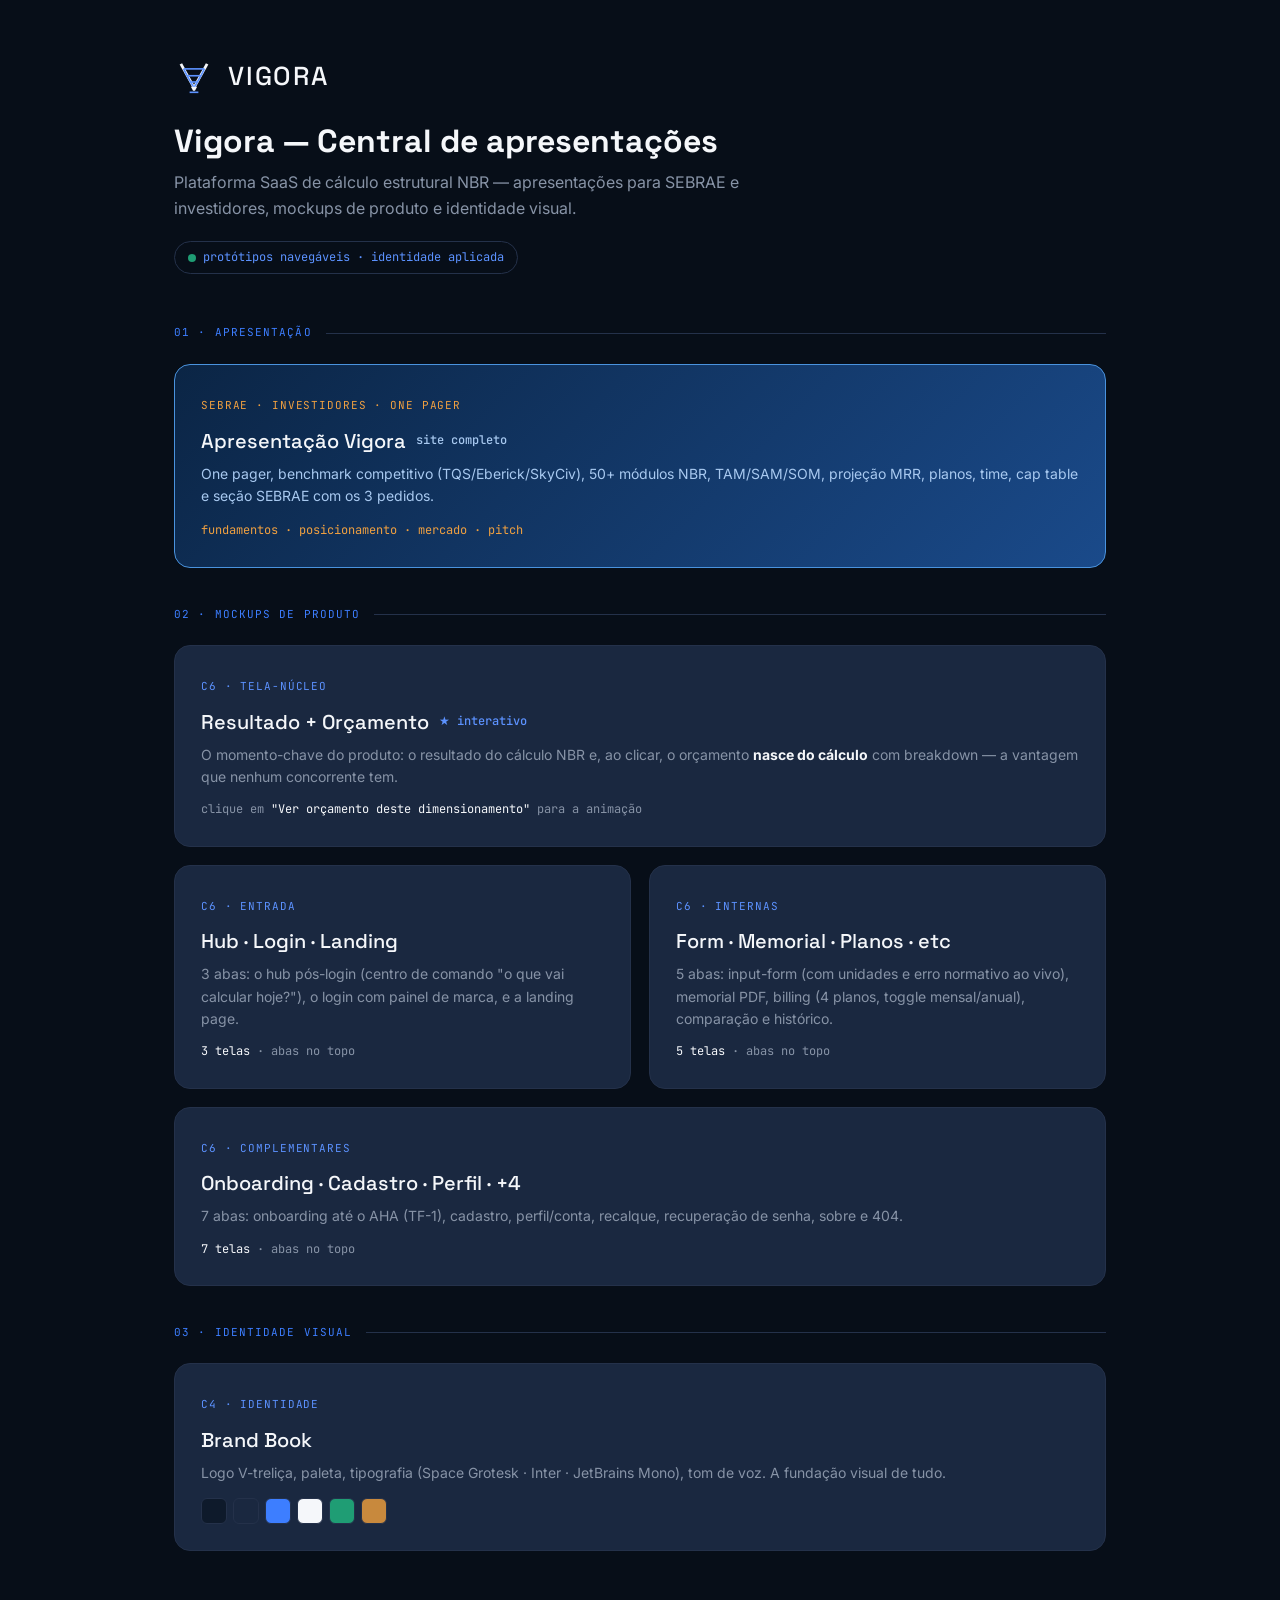
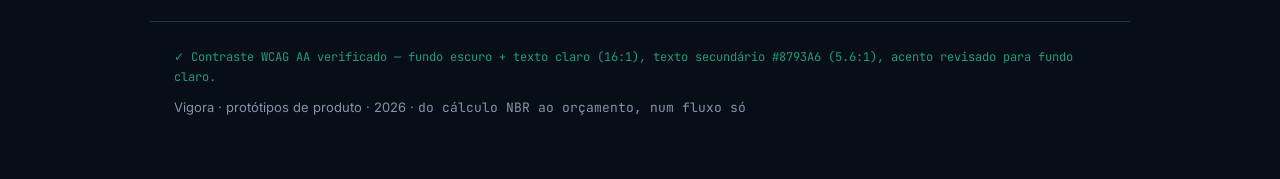
<file: index.html>
<!DOCTYPE html>
<html lang="pt-BR">
<head>
<meta charset="utf-8">
<meta name="viewport" content="width=device-width, initial-scale=1">
<title>Vigora — Mockups (C4–C6)</title>
<link rel="icon" type="image/svg+xml" href="favicon.svg">
<link href="https://fonts.googleapis.com/css2?family=Space+Grotesk:wght@400;500;700&family=Inter:wght@400;500;600&family=JetBrains+Mono:wght@400;500&display=swap" rel="stylesheet">
<style>
  :root{--night:#0E1A2B;--ink:#1A2840;--ink2:#13243a;--electric:#3D7EFF;--electric-d:#5C92FF;--mist:#F5F7FA;--slate:#8793A6;--line:#24314a;--ok:#1F9D74}
  *{box-sizing:border-box;margin:0;padding:0}
  body{background:#070E18;color:var(--mist);font-family:Inter,sans-serif;line-height:1.6;min-height:100vh}
  .wm{font-family:'Space Grotesk';font-weight:500;letter-spacing:.07em}
  .num{font-family:'JetBrains Mono',monospace}
  header{max-width:980px;margin:0 auto;padding:56px 24px 28px}
  .brand{display:inline-flex;align-items:center;gap:14px;margin-bottom:24px}
  .brand .wm{font-size:26px}
  h1{font-family:'Space Grotesk';font-weight:700;font-size:32px;line-height:1.2;margin-bottom:10px}
  .lead{color:var(--slate);font-size:16px;max-width:620px}
  .tag{display:inline-flex;align-items:center;gap:7px;font-family:'JetBrains Mono';font-size:12px;color:var(--electric-d);border:1px solid var(--line);border-radius:20px;padding:6px 13px;margin-top:20px}
  .grid{max-width:980px;margin:0 auto;padding:14px 24px 70px;display:grid;grid-template-columns:1fr 1fr;gap:18px}
  a.card{display:block;background:var(--ink);border:1px solid var(--line);border-radius:16px;padding:26px;text-decoration:none;color:var(--mist);transition:transform .15s,border-color .15s}
  a.card:hover{transform:translateY(-3px);border-color:var(--electric)}
  a.card.wide{grid-column:1/-1}
  .card .k{font-family:'JetBrains Mono';font-size:11px;color:var(--electric-d);letter-spacing:.08em}
  .card h2{font-family:'Space Grotesk';font-weight:500;font-size:20px;margin:8px 0 6px;display:flex;align-items:center;gap:10px}
  .card p{color:var(--slate);font-size:14px}
  .card .scr{font-family:'JetBrains Mono';font-size:12px;color:var(--slate);margin-top:12px}
  .card .scr b{color:var(--mist);font-weight:400}
  footer{max-width:980px;margin:0 auto;padding:0 24px 60px;color:var(--slate);font-size:13px;border-top:1px solid var(--line);padding-top:24px}
  footer .a11y{display:inline-flex;align-items:center;gap:7px;color:var(--ok);font-family:'JetBrains Mono';font-size:12px}
  .pales{display:flex;gap:6px;margin-top:14px}
  .pales span{width:26px;height:26px;border-radius:6px;border:1px solid var(--line)}
</style>
</head>
<body>
<header>
  <div class="brand">
    <svg width="40" height="40" viewBox="0 0 64 64" fill="none" aria-label="Vigora">
      <g stroke="#F5F7FA" stroke-width="4.5" stroke-linejoin="miter"><path d="M11 11 L32 49"/><path d="M53 11 L32 49"/></g>
      <g stroke="#5C92FF" stroke-width="2.6" stroke-linejoin="miter" fill="none"><path d="M15.4 19 L48.6 19"/><path d="M21 30 L43 30"/><path d="M26.5 40 L37.5 40"/><polyline points="15.4,19 21,30 26.5,40 32,49 37.5,40 43,30 48.6,19"/></g>
      <path d="M27 47.5 L37 47.5 L33.5 54 L30.5 54 Z" fill="#F5F7FA"/>
      <line x1="25" y1="56.5" x2="39" y2="56.5" stroke="#5C92FF" stroke-width="2.6"/>
    </svg>
    <span class="wm">VIGORA</span>
  </div>
  <h1>Vigora — Central de apresentações</h1>
  <p class="lead">Plataforma SaaS de cálculo estrutural NBR — apresentações para SEBRAE e investidores, mockups de produto e identidade visual.</p>
  <span class="tag"><span style="width:8px;height:8px;border-radius:50%;background:var(--ok);display:inline-block"></span> protótipos navegáveis · identidade aplicada</span>
</header>

<main class="grid">

  <!-- ── SEÇÃO 1: APRESENTAÇÃO ── -->
  <div style="grid-column:1/-1;display:flex;align-items:center;gap:14px;margin:8px 0 4px;">
    <span style="font-family:'JetBrains Mono',monospace;font-size:11px;letter-spacing:.1em;color:#3D7EFF;white-space:nowrap;">01 · APRESENTAÇÃO</span>
    <div style="flex:1;height:1px;background:#24314a;"></div>
  </div>

  <a class="card wide" href="vigora-apresentacao.html" style="background:linear-gradient(135deg,#0b2545,#1a4a8a);border-color:#4a93de;">
    <span class="k" style="color:#f0a040;">SEBRAE · INVESTIDORES · ONE PAGER</span>
    <h2>Apresentação Vigora <span style="font-size:12px;color:#a8c9f0" class="num">site completo</span></h2>
    <p style="color:#a8c9f0;">One pager, benchmark competitivo (TQS/Eberick/SkyCiv), 50+ módulos NBR, TAM/SAM/SOM, projeção MRR, planos, time, cap table e seção SEBRAE com os 3 pedidos.</p>
    <div class="scr" style="color:#7fb6ec;margin-top:14px;"><b style="color:#f0a040;">fundamentos · posicionamento · mercado · pitch</b></div>
  </a>

  <!-- ── SEÇÃO 2: PRODUTO / TELAS ── -->
  <div style="grid-column:1/-1;display:flex;align-items:center;gap:14px;margin:20px 0 4px;">
    <span style="font-family:'JetBrains Mono',monospace;font-size:11px;letter-spacing:.1em;color:#3D7EFF;white-space:nowrap;">02 · MOCKUPS DE PRODUTO</span>
    <div style="flex:1;height:1px;background:#24314a;"></div>
  </div>

  <a class="card wide" href="results.html">
    <span class="k">C6 · TELA-NÚCLEO</span>
    <h2>Resultado + Orçamento <span style="font-size:12px;color:var(--electric-d)" class="num">★ interativo</span></h2>
    <p>O momento-chave do produto: o resultado do cálculo NBR e, ao clicar, o orçamento <b style="color:var(--mist)">nasce do cálculo</b> com breakdown — a vantagem que nenhum concorrente tem.</p>
    <div class="scr">clique em <b>"Ver orçamento deste dimensionamento"</b> para a animação</div>
  </a>

  <a class="card" href="hub-login-landing.html">
    <span class="k">C6 · ENTRADA</span>
    <h2>Hub · Login · Landing</h2>
    <p>3 abas: o hub pós-login (centro de comando "o que vai calcular hoje?"), o login com painel de marca, e a landing page.</p>
    <div class="scr"><b>3 telas</b> · abas no topo</div>
  </a>

  <a class="card" href="telas-internas.html">
    <span class="k">C6 · INTERNAS</span>
    <h2>Form · Memorial · Planos · etc</h2>
    <p>5 abas: input-form (com unidades e erro normativo ao vivo), memorial PDF, billing (4 planos, toggle mensal/anual), comparação e histórico.</p>
    <div class="scr"><b>5 telas</b> · abas no topo</div>
  </a>

  <a class="card wide" href="telas-restantes.html">
    <span class="k">C6 · COMPLEMENTARES</span>
    <h2>Onboarding · Cadastro · Perfil · +4</h2>
    <p>7 abas: onboarding até o AHA (TF-1), cadastro, perfil/conta, recalque, recuperação de senha, sobre e 404.</p>
    <div class="scr"><b>7 telas</b> · abas no topo</div>
  </a>

  <!-- ── SEÇÃO 3: IDENTIDADE ── -->
  <div style="grid-column:1/-1;display:flex;align-items:center;gap:14px;margin:20px 0 4px;">
    <span style="font-family:'JetBrains Mono',monospace;font-size:11px;letter-spacing:.1em;color:#3D7EFF;white-space:nowrap;">03 · IDENTIDADE VISUAL</span>
    <div style="flex:1;height:1px;background:#24314a;"></div>
  </div>

  <a class="card wide" href="brand-book.html">
    <span class="k">C4 · IDENTIDADE</span>
    <h2>Brand Book</h2>
    <p>Logo V-treliça, paleta, tipografia (Space Grotesk · Inter · JetBrains Mono), tom de voz. A fundação visual de tudo.</p>
    <div class="pales">
      <span style="background:#0E1A2B"></span><span style="background:#1A2840"></span><span style="background:#3D7EFF"></span><span style="background:#F5F7FA"></span><span style="background:#1F9D74"></span><span style="background:#C8893D"></span>
    </div>
  </a>
</main>

<footer>
  <div class="a11y">✓ Contraste WCAG AA verificado — fundo escuro + texto claro (16:1), texto secundário #8793A6 (5.6:1), acento revisado para fundo claro.</div>
  <p style="margin-top:10px">Vigora · protótipos de produto · 2026 · <span class="num">do cálculo NBR ao orçamento, num fluxo só</span></p>
</footer>
</body>
</html>
</file>
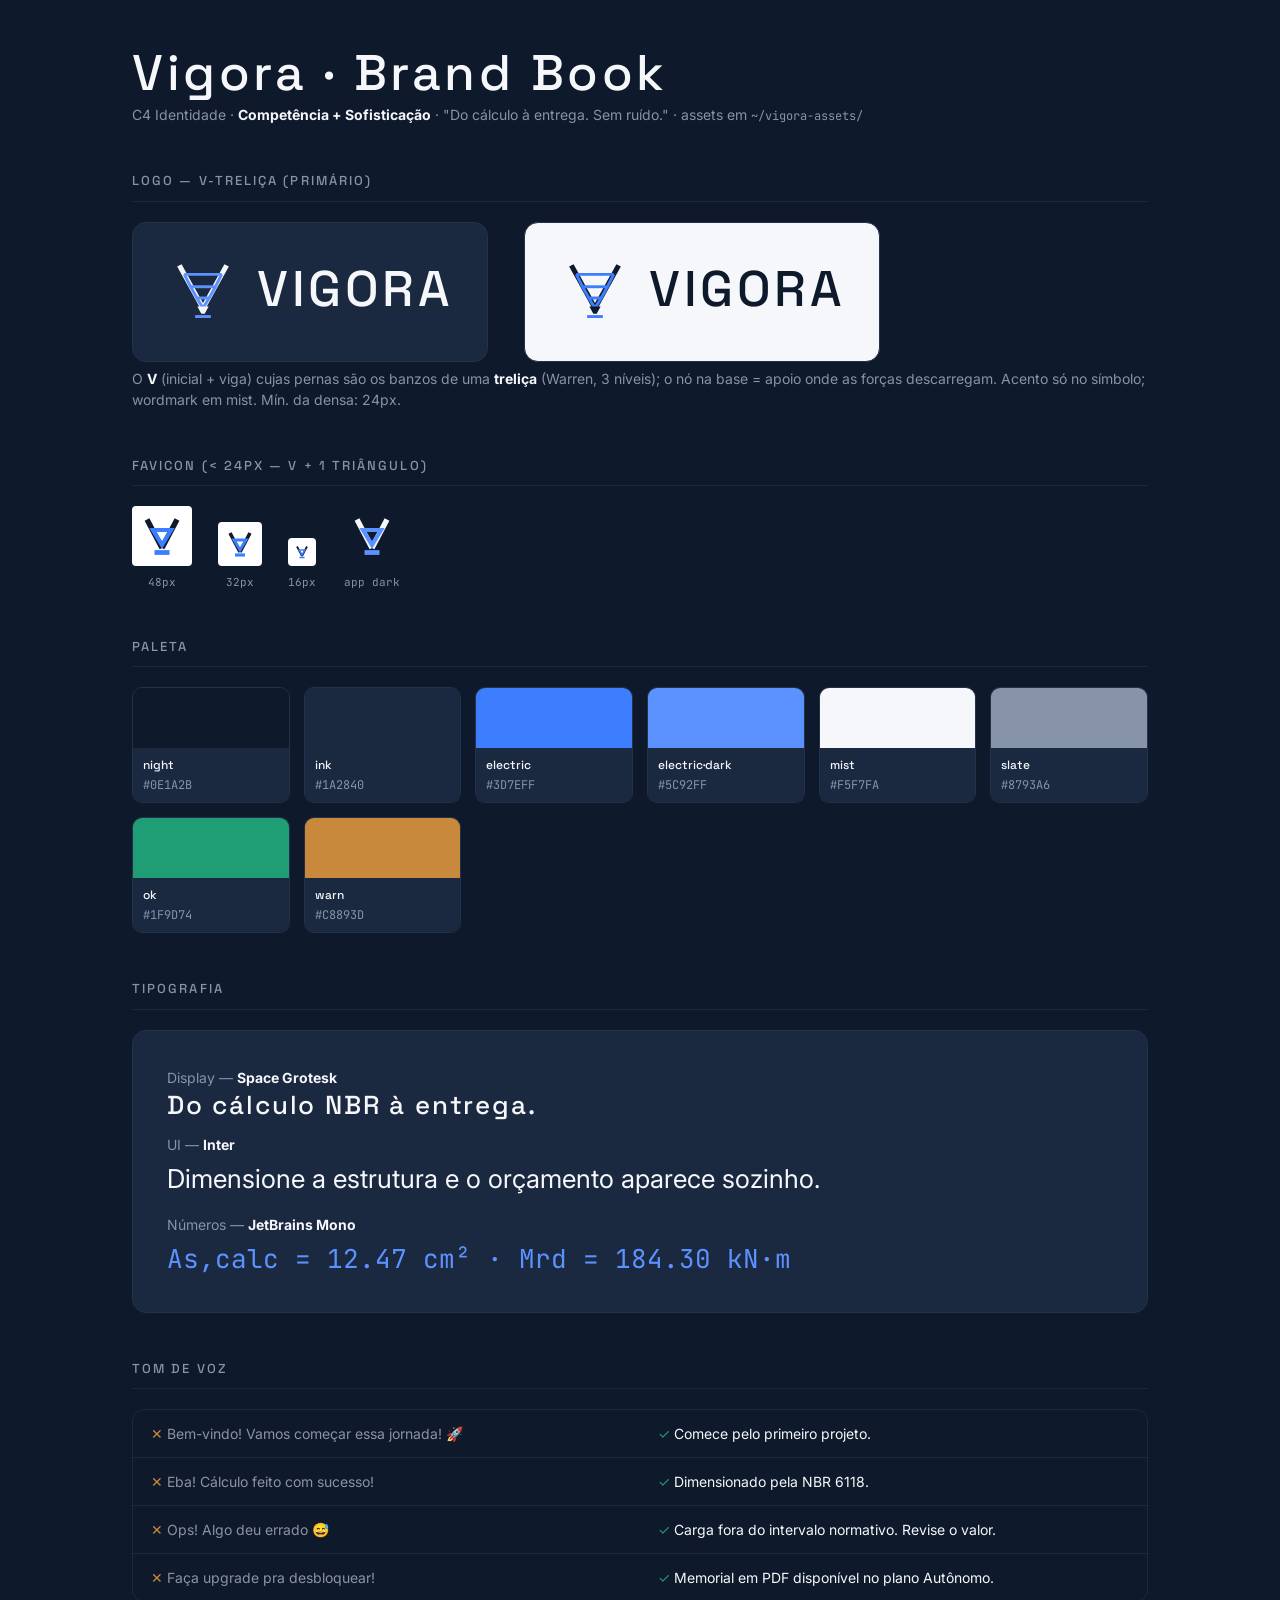
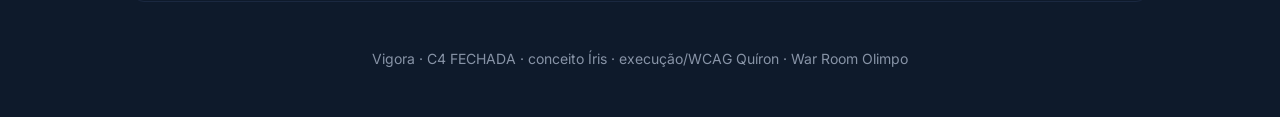
<file: brand-book.html>
<!DOCTYPE html>
<html lang="pt-BR">
<head>
<meta charset="utf-8">
<meta name="viewport" content="width=device-width, initial-scale=1">
<title>Vigora — Brand Book C4 (final)</title>
<link href="https://fonts.googleapis.com/css2?family=Space+Grotesk:wght@400;500;700&family=Inter:wght@400;500;600&family=JetBrains+Mono:wght@400;500&display=swap" rel="stylesheet">
<style>
  :root{--night:#0E1A2B;--ink:#1A2840;--electric:#3D7EFF;--electric-d:#5C92FF;--mist:#F5F7FA;--slate:#8793A6;--line:#E2E7EF;--ok:#1F9D74;--warn:#C8893D}
  *{box-sizing:border-box;margin:0;padding:0}
  body{background:var(--night);color:var(--mist);font-family:Inter,sans-serif;line-height:1.5;padding:48px 32px;max-width:1080px;margin:0 auto}
  h1,.wm{font-family:'Space Grotesk'}
  h1{font-weight:700;font-size:24px}
  .sub{color:var(--slate);font-size:14px;margin-top:6px}
  h2{font-family:'Space Grotesk';font-weight:500;font-size:13px;letter-spacing:.16em;text-transform:uppercase;color:var(--slate);margin:46px 0 20px;border-bottom:1px solid var(--ink);padding-bottom:10px}
  .row{display:flex;flex-wrap:wrap;gap:36px;align-items:center}
  .card{background:var(--ink);border:1px solid #24314a;border-radius:14px;padding:30px 34px}
  .light{background:var(--mist)}
  .lockup{display:inline-flex;align-items:center;gap:18px}
  .wm{font-weight:500;letter-spacing:.07em;line-height:1;color:var(--mist);font-size:50px}
  .light .wm{color:var(--night)}
  .fav{display:flex;gap:26px;align-items:flex-end;flex-wrap:wrap}
  .fav figure{display:flex;flex-direction:column;align-items:center;gap:8px}
  .fav figcaption{font-size:11px;color:var(--slate);font-family:'JetBrains Mono'}
  .chip{background:#fff;border-radius:4px;padding:6px;display:inline-flex}
  .palette{display:grid;grid-template-columns:repeat(auto-fill,minmax(150px,1fr));gap:14px}
  .swatch{border-radius:10px;overflow:hidden;border:1px solid #24314a}
  .swatch .fill{height:60px}
  .swatch .meta{padding:8px 10px;background:var(--ink);font-size:12px}
  .swatch .meta b{font-family:'Space Grotesk';font-weight:500}
  .swatch .meta .hex{font-family:'JetBrains Mono';color:var(--slate);display:block;margin-top:2px}
  .type-sample{font-size:26px;margin:4px 0}
  .voz{display:grid;grid-template-columns:1fr 1fr;gap:0;border:1px solid var(--ink);border-radius:12px;overflow:hidden}
  .voz>div{padding:13px 18px;border-bottom:1px solid var(--ink);font-size:14px}
  .voz .no{color:#8a93a5}.voz .no::before{content:"✕ ";color:var(--warn)}
  .voz .yes::before{content:"✓ ";color:var(--ok)}
</style>
</head>
<body>
<h1 class="wm">Vigora · Brand Book</h1>
<p class="sub">C4 Identidade · <b style="color:var(--mist)">Competência + Sofisticação</b> · "Do cálculo à entrega. Sem ruído." · assets em <span style="font-family:'JetBrains Mono';font-size:12px">~/vigora-assets/</span></p>

<h2>Logo — V-treliça (primário)</h2>
<div class="row">
  <div class="card">
    <div class="lockup">
      <svg width="72" height="72" viewBox="0 0 64 64" fill="none" aria-label="Vigora">
        <g stroke="#F5F7FA" stroke-width="4.5" stroke-linecap="butt" stroke-linejoin="miter"><path d="M11 11 L32 49"/><path d="M53 11 L32 49"/></g>
        <g stroke="#5C92FF" stroke-width="2.6" stroke-linecap="butt" stroke-linejoin="miter" fill="none"><path d="M15.4 19 L48.6 19"/><path d="M21 30 L43 30"/><path d="M26.5 40 L37.5 40"/><polyline points="15.4,19 21,30 26.5,40 32,49 37.5,40 43,30 48.6,19"/></g>
        <path d="M27 47.5 L37 47.5 L33.5 54 L30.5 54 Z" fill="#F5F7FA"/>
        <line x1="25" y1="56.5" x2="39" y2="56.5" stroke="#5C92FF" stroke-width="2.6"/>
      </svg>
      <span class="wm">VIGORA</span>
    </div>
  </div>
  <div class="card light">
    <div class="lockup">
      <svg width="72" height="72" viewBox="0 0 64 64" fill="none" aria-label="Vigora">
        <g stroke="#0E1A2B" stroke-width="4.5" stroke-linecap="butt" stroke-linejoin="miter"><path d="M11 11 L32 49"/><path d="M53 11 L32 49"/></g>
        <g stroke="#3D7EFF" stroke-width="2.6" stroke-linecap="butt" stroke-linejoin="miter" fill="none"><path d="M15.4 19 L48.6 19"/><path d="M21 30 L43 30"/><path d="M26.5 40 L37.5 40"/><polyline points="15.4,19 21,30 26.5,40 32,49 37.5,40 43,30 48.6,19"/></g>
        <path d="M27 47.5 L37 47.5 L33.5 54 L30.5 54 Z" fill="#0E1A2B"/>
        <line x1="25" y1="56.5" x2="39" y2="56.5" stroke="#3D7EFF" stroke-width="2.6"/>
      </svg>
      <span class="wm">VIGORA</span>
    </div>
  </div>
</div>
<p class="sub">O <b style="color:var(--mist)">V</b> (inicial + viga) cujas pernas são os banzos de uma <b style="color:var(--mist)">treliça</b> (Warren, 3 níveis); o nó na base = apoio onde as forças descarregam. Acento só no símbolo; wordmark em mist. Mín. da densa: 24px.</p>

<h2>Favicon (< 24px — V + 1 triângulo)</h2>
<div class="fav">
  <figure><span class="chip"><svg width="48" height="48" viewBox="0 0 16 16" fill="none"><g stroke="#0E1A2B" stroke-width="1.8" stroke-linejoin="miter"><path d="M3 2.5 L8 12"/><path d="M13 2.5 L8 12"/></g><path d="M5 6 L11 6 L8 11 Z" fill="none" stroke="#3D7EFF" stroke-width="1.4" stroke-linejoin="miter"/><line x1="5.5" y1="13.5" x2="10.5" y2="13.5" stroke="#3D7EFF" stroke-width="1.6"/></svg></span><figcaption>48px</figcaption></figure>
  <figure><span class="chip"><svg width="32" height="32" viewBox="0 0 16 16" fill="none"><g stroke="#0E1A2B" stroke-width="1.8" stroke-linejoin="miter"><path d="M3 2.5 L8 12"/><path d="M13 2.5 L8 12"/></g><path d="M5 6 L11 6 L8 11 Z" fill="none" stroke="#3D7EFF" stroke-width="1.4" stroke-linejoin="miter"/><line x1="5.5" y1="13.5" x2="10.5" y2="13.5" stroke="#3D7EFF" stroke-width="1.6"/></svg></span><figcaption>32px</figcaption></figure>
  <figure><span class="chip"><svg width="16" height="16" viewBox="0 0 16 16" fill="none"><g stroke="#0E1A2B" stroke-width="1.8" stroke-linejoin="miter"><path d="M3 2.5 L8 12"/><path d="M13 2.5 L8 12"/></g><path d="M5 6 L11 6 L8 11 Z" fill="none" stroke="#3D7EFF" stroke-width="1.4" stroke-linejoin="miter"/><line x1="5.5" y1="13.5" x2="10.5" y2="13.5" stroke="#3D7EFF" stroke-width="1.6"/></svg></span><figcaption>16px</figcaption></figure>
  <figure><span class="chip" style="background:var(--night)"><svg width="48" height="48" viewBox="0 0 16 16" fill="none"><g stroke="#F5F7FA" stroke-width="1.8" stroke-linejoin="miter"><path d="M3 2.5 L8 12"/><path d="M13 2.5 L8 12"/></g><path d="M5 6 L11 6 L8 11 Z" fill="none" stroke="#5C92FF" stroke-width="1.4" stroke-linejoin="miter"/><line x1="5.5" y1="13.5" x2="10.5" y2="13.5" stroke="#5C92FF" stroke-width="1.6"/></svg></span><figcaption>app dark</figcaption></figure>
</div>

<h2>Paleta</h2>
<div class="palette">
  <div class="swatch"><div class="fill" style="background:#0E1A2B"></div><div class="meta"><b>night</b><span class="hex">#0E1A2B</span></div></div>
  <div class="swatch"><div class="fill" style="background:#1A2840"></div><div class="meta"><b>ink</b><span class="hex">#1A2840</span></div></div>
  <div class="swatch"><div class="fill" style="background:#3D7EFF"></div><div class="meta"><b>electric</b><span class="hex">#3D7EFF</span></div></div>
  <div class="swatch"><div class="fill" style="background:#5C92FF"></div><div class="meta"><b>electric·dark</b><span class="hex">#5C92FF</span></div></div>
  <div class="swatch"><div class="fill" style="background:#F5F7FA"></div><div class="meta"><b>mist</b><span class="hex">#F5F7FA</span></div></div>
  <div class="swatch"><div class="fill" style="background:#8793A6"></div><div class="meta"><b>slate</b><span class="hex">#8793A6</span></div></div>
  <div class="swatch"><div class="fill" style="background:#1F9D74"></div><div class="meta"><b>ok</b><span class="hex">#1F9D74</span></div></div>
  <div class="swatch"><div class="fill" style="background:#C8893D"></div><div class="meta"><b>warn</b><span class="hex">#C8893D</span></div></div>
</div>

<h2>Tipografia</h2>
<div class="card">
  <p class="sub">Display — <b style="color:var(--mist)">Space Grotesk</b></p>
  <div class="type-sample wm" style="font-weight:500">Do cálculo NBR à entrega.</div>
  <p class="sub" style="margin-top:16px">UI — <b style="color:var(--mist)">Inter</b></p>
  <div class="type-sample" style="font-family:Inter">Dimensione a estrutura e o orçamento aparece sozinho.</div>
  <p class="sub" style="margin-top:16px">Números — <b style="color:var(--mist)">JetBrains Mono</b></p>
  <div class="type-sample" style="font-family:'JetBrains Mono';color:var(--electric-d)">As,calc = 12.47 cm² · Mrd = 184.30 kN·m</div>
</div>

<h2>Tom de voz</h2>
<div class="voz">
  <div class="no">Bem-vindo! Vamos começar essa jornada! 🚀</div><div class="yes">Comece pelo primeiro projeto.</div>
  <div class="no">Eba! Cálculo feito com sucesso!</div><div class="yes">Dimensionado pela NBR 6118.</div>
  <div class="no">Ops! Algo deu errado 😅</div><div class="yes">Carga fora do intervalo normativo. Revise o valor.</div>
  <div class="no" style="border-bottom:none">Faça upgrade pra desbloquear!</div><div class="yes" style="border-bottom:none">Memorial em PDF disponível no plano Autônomo.</div>
</div>

<p class="sub" style="margin-top:46px;text-align:center">Vigora · C4 FECHADA · conceito Íris · execução/WCAG Quíron · War Room Olimpo</p>
</body>
</html>
</file>
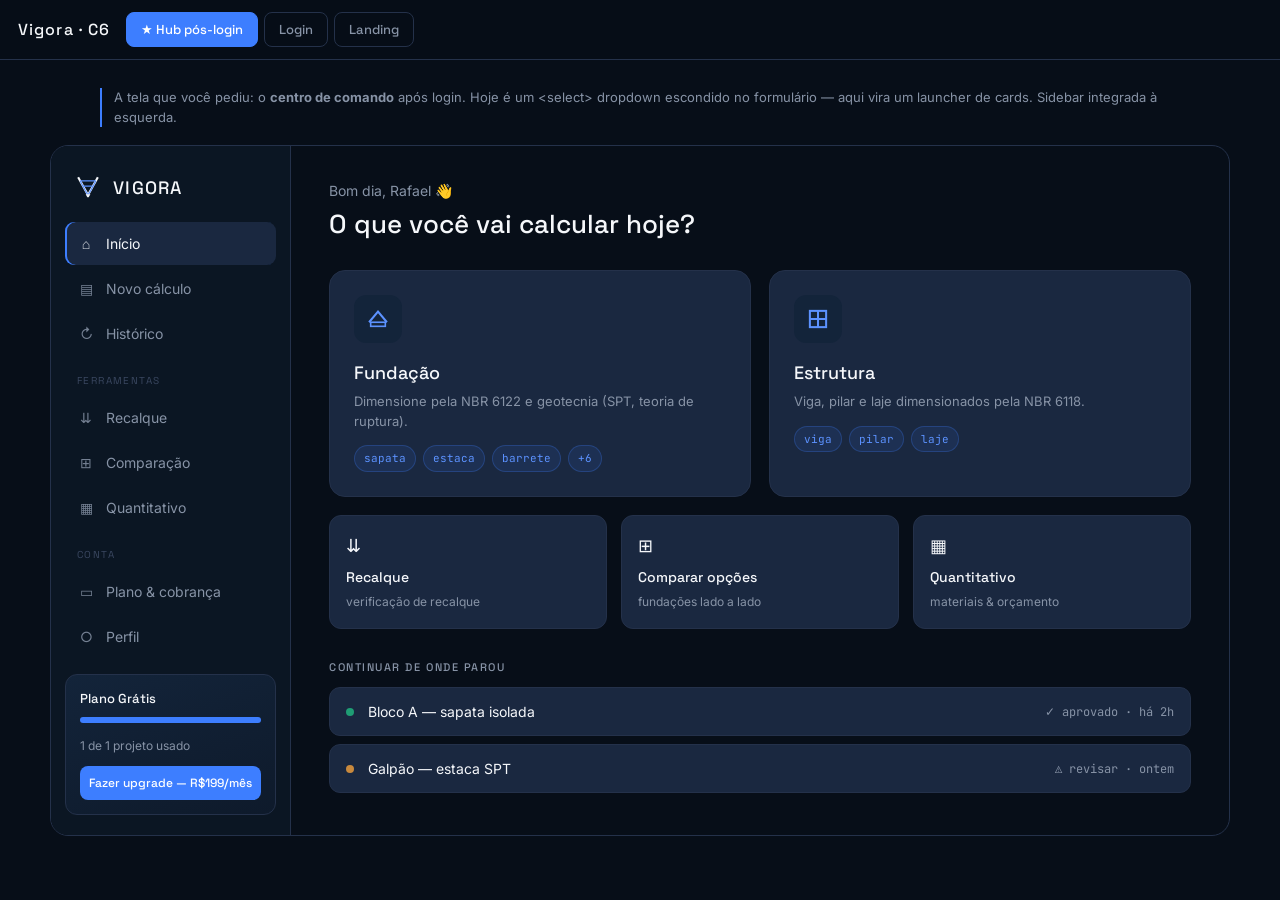
<file: hub-login-landing.html>
<!DOCTYPE html>
<html lang="pt-BR">
<head>
<meta charset="utf-8">
<meta name="viewport" content="width=device-width, initial-scale=1">
<title>Vigora — Mockups C6 (login · hub · sidebar · landing)</title>
<link href="https://fonts.googleapis.com/css2?family=Space+Grotesk:wght@400;500;700&family=Inter:wght@400;500;600&family=JetBrains+Mono:wght@400;500&display=swap" rel="stylesheet">
<style>
  :root{--night:#0E1A2B;--ink:#1A2840;--ink2:#13243a;--electric:#3D7EFF;--electric-d:#5C92FF;--mist:#F5F7FA;--slate:#8793A6;--line:#24314a;--ok:#1F9D74;--warn:#C8893D}
  *{box-sizing:border-box;margin:0;padding:0}
  body{background:#070E18;color:var(--mist);font-family:Inter,sans-serif;line-height:1.5}
  .num{font-family:'JetBrains Mono',monospace}
  .wm{font-family:'Space Grotesk';font-weight:500;letter-spacing:.07em}
  /* tabs */
  .tabs{position:sticky;top:0;z-index:50;display:flex;gap:6px;padding:12px 18px;background:rgba(7,14,24,.95);backdrop-filter:blur(8px);border-bottom:1px solid var(--line);flex-wrap:wrap;align-items:center}
  .tabs b{font-family:'Space Grotesk';margin-right:10px}
  .tabs button{font-family:'Space Grotesk';font-weight:500;font-size:13px;color:var(--slate);background:transparent;border:1px solid var(--line);border-radius:8px;padding:8px 14px;cursor:pointer}
  .tabs button.active{color:#fff;background:var(--electric);border-color:var(--electric)}
  .screen{display:none;padding:28px 20px;min-height:90vh}
  .screen.active{display:block}
  .screen-note{max-width:1080px;margin:0 auto 18px;font-size:13px;color:var(--slate);border-left:2px solid var(--electric);padding-left:12px}
  /* logo mark reusable */
  .mark{flex:0 0 auto}
  /* ── LOGIN ── */
  .login-wrap{max-width:1080px;margin:0 auto;display:grid;grid-template-columns:1.1fr .9fr;gap:0;border:1px solid var(--line);border-radius:18px;overflow:hidden;min-height:560px}
  .login-aside{background:linear-gradient(160deg,#0E1A2B,#13243a);padding:48px;display:flex;flex-direction:column;justify-content:space-between}
  .login-aside .brand{display:inline-flex;align-items:center;gap:12px}
  .login-aside h2{font-family:'Space Grotesk';font-weight:500;font-size:30px;line-height:1.25;margin-top:auto}
  .login-aside p{color:var(--slate);margin-top:12px;font-size:15px}
  .login-aside .mini{display:flex;gap:10px;align-items:center;margin-top:8px;font-size:13px;color:var(--slate)}
  .login-form{background:var(--night);padding:48px;display:flex;flex-direction:column;justify-content:center}
  .login-form h3{font-family:'Space Grotesk';font-weight:500;font-size:22px;margin-bottom:4px}
  .login-form .sub{color:var(--slate);font-size:14px;margin-bottom:26px}
  .field{margin-bottom:18px}
  .field label{display:block;font-size:13px;color:var(--slate);margin-bottom:7px}
  .field input{width:100%;background:var(--ink);border:1px solid var(--line);border-radius:10px;padding:13px 14px;color:var(--mist);font-family:Inter;font-size:15px}
  .field input:focus{outline:none;border-color:var(--electric)}
  .btn{font-family:'Space Grotesk';font-weight:500;font-size:14px;border-radius:10px;padding:13px 18px;cursor:pointer;border:1px solid var(--line);display:inline-flex;align-items:center;gap:8px;justify-content:center}
  .btn--primary{background:var(--electric);color:#fff;border-color:var(--electric);width:100%}
  .btn--ghost{background:transparent;color:var(--mist)}
  .login-form .alt{text-align:center;font-size:13px;color:var(--slate);margin-top:18px}
  .login-form .alt a,.forgot a{color:var(--electric-d);text-decoration:none}
  .forgot{text-align:right;font-size:12px;margin-top:-8px}
  /* ── APP SHELL (sidebar + content) ── */
  .shell{max-width:1180px;margin:0 auto;display:grid;grid-template-columns:240px 1fr;border:1px solid var(--line);border-radius:18px;overflow:hidden;min-height:640px}
  .sidebar{background:#0B1623;border-right:1px solid var(--line);padding:20px 14px;display:flex;flex-direction:column}
  .sidebar .brand{display:flex;align-items:center;gap:10px;padding:6px 8px 20px}
  .sidebar .brand .wm{font-size:18px}
  .navi{display:flex;flex-direction:column;gap:2px}
  .navi a{display:flex;align-items:center;gap:11px;padding:11px 12px;border-radius:9px;color:var(--slate);text-decoration:none;font-size:14px;cursor:pointer}
  .navi a .ico{width:18px;text-align:center;opacity:.85}
  .navi a:hover{background:var(--ink);color:var(--mist)}
  .navi a.active{background:var(--ink);color:var(--mist);box-shadow:inset 2px 0 0 var(--electric)}
  .navi .grp{font-size:10px;letter-spacing:.14em;text-transform:uppercase;color:#3a4760;padding:16px 12px 6px;font-family:'Space Grotesk'}
  .upsell{margin-top:auto;background:linear-gradient(160deg,#13243a,#0E1A2B);border:1px solid var(--line);border-radius:12px;padding:14px}
  .upsell b{font-family:'Space Grotesk';font-weight:500;font-size:13px;display:block}
  .upsell .bar{height:6px;background:var(--ink);border-radius:4px;margin:9px 0;overflow:hidden}
  .upsell .bar i{display:block;height:100%;width:100%;background:var(--electric)}
  .upsell span{font-size:12px;color:var(--slate)}
  .upsell button{margin-top:10px;width:100%;font-size:12px;background:var(--electric);color:#fff;border:none;border-radius:8px;padding:9px;cursor:pointer;font-family:'Space Grotesk';font-weight:500}
  /* ── HUB content ── */
  .content{padding:34px 38px;overflow:auto}
  .hub-hi{font-size:14px;color:var(--slate)}
  .hub-q{font-family:'Space Grotesk';font-weight:500;font-size:26px;margin:4px 0 26px}
  .launch{display:grid;grid-template-columns:1fr 1fr;gap:18px}
  .lcard{background:var(--ink);border:1px solid var(--line);border-radius:16px;padding:24px;cursor:pointer;transition:transform .15s,border-color .15s;position:relative;overflow:hidden}
  .lcard:hover{transform:translateY(-2px);border-color:var(--electric)}
  .lcard__ico{width:48px;height:48px;border-radius:12px;background:var(--ink2);display:grid;place-items:center;margin-bottom:16px}
  .lcard h3{font-family:'Space Grotesk';font-weight:500;font-size:18px;margin-bottom:6px}
  .lcard p{font-size:13px;color:var(--slate);margin-bottom:14px}
  .lcard .chips{display:flex;gap:7px;flex-wrap:wrap}
  .chip{font-size:11px;font-family:'JetBrains Mono';color:var(--electric-d);background:rgba(61,126,255,.1);border:1px solid rgba(61,126,255,.25);padding:4px 9px;border-radius:20px}
  .sub-tools{display:grid;grid-template-columns:repeat(3,1fr);gap:14px;margin-top:18px}
  .tool{background:var(--ink);border:1px solid var(--line);border-radius:12px;padding:16px;cursor:pointer;transition:border-color .15s}
  .tool:hover{border-color:var(--electric)}
  .tool .ico{font-size:18px;margin-bottom:8px}
  .tool b{font-family:'Space Grotesk';font-weight:500;font-size:14px;display:block}
  .tool span{font-size:12px;color:var(--slate)}
  .recent{margin-top:30px}
  .recent h4{font-size:11px;letter-spacing:.14em;text-transform:uppercase;color:var(--slate);font-family:'Space Grotesk';font-weight:500;margin-bottom:12px}
  .rrow{display:flex;align-items:center;gap:14px;background:var(--ink);border:1px solid var(--line);border-radius:11px;padding:13px 16px;margin-bottom:8px;cursor:pointer}
  .rrow:hover{border-color:var(--electric)}
  .rrow .rdot{width:8px;height:8px;border-radius:50%;background:var(--ok);flex:0 0 auto}
  .rrow .rname{font-size:14px}
  .rrow .rmeta{margin-left:auto;font-size:12px;color:var(--slate);font-family:'JetBrains Mono'}
  /* ── LANDING ── */
  .land{max-width:1080px;margin:0 auto}
  .lnav{display:flex;align-items:center;justify-content:space-between;padding:16px 4px;margin-bottom:30px}
  .lnav .links{display:flex;gap:22px}
  .lnav .links a{color:var(--slate);text-decoration:none;font-size:14px}
  .lnav .acts{display:flex;gap:10px;align-items:center}
  .hero{display:grid;grid-template-columns:1.1fr .9fr;gap:40px;align-items:center;margin-bottom:40px}
  .pill{display:inline-flex;align-items:center;gap:8px;font-size:12px;color:var(--electric-d);border:1px solid var(--line);border-radius:20px;padding:6px 12px;font-family:'JetBrains Mono'}
  .hero h1{font-family:'Space Grotesk';font-weight:700;font-size:38px;line-height:1.15;margin:16px 0}
  .hero p{color:var(--slate);font-size:16px;margin-bottom:22px}
  .hero .acts{display:flex;gap:12px}
  .trust{display:flex;gap:18px;margin-top:18px;font-size:12px;color:var(--slate);font-family:'JetBrains Mono'}
  .device{background:var(--ink);border:1px solid var(--line);border-radius:16px;overflow:hidden}
  .device__bar{display:flex;gap:6px;align-items:center;padding:11px 14px;border-bottom:1px solid var(--line)}
  .device__bar i{width:9px;height:9px;border-radius:50%;background:var(--line)}
  .device__bar small{margin-left:8px;color:var(--slate);font-family:'JetBrains Mono';font-size:11px}
  .device__body{padding:20px}
  .mini-ok{display:inline-flex;align-items:center;gap:7px;color:var(--ok);font-size:13px;margin-bottom:12px}
  .mini-res strong{font-family:'JetBrains Mono';font-size:26px;display:block;margin:4px 0}
  .mini-res span,.mini-res em{font-size:12px;color:var(--slate)}
  .land h2{font-family:'Space Grotesk';font-weight:500;font-size:24px;text-align:center;margin:14px 0 22px}
  .three{display:grid;grid-template-columns:repeat(3,1fr);gap:16px;margin-bottom:40px}
  .fcard{background:var(--ink);border:1px solid var(--line);border-radius:14px;padding:22px}
  .fcard b{font-family:'Space Grotesk';font-weight:500;display:block;margin-bottom:6px}
  .fcard p{font-size:13px;color:var(--slate)}
  table.cmp{width:100%;border-collapse:collapse;font-size:14px;margin-bottom:40px}
  table.cmp th,table.cmp td{padding:13px 16px;border-bottom:1px solid var(--line);text-align:left}
  table.cmp th{font-family:'Space Grotesk';font-weight:500;color:var(--slate);font-size:13px}
  table.cmp td.yes{color:var(--ok);font-weight:500}
  .eyebrow{font-size:11px;letter-spacing:.16em;text-transform:uppercase;color:var(--slate);font-family:'Space Grotesk';font-weight:500;text-align:center;display:block}
</style>
</head>
<body>

<div class="tabs">
  <b class="wm">Vigora · C6</b>
  <button class="active" onclick="show('hub',this)">★ Hub pós-login</button>
  <button onclick="show('login',this)">Login</button>
  <button onclick="show('landing',this)">Landing</button>
</div>

<!-- ════════ HUB (estrela) ════════ -->
<section class="screen active" id="hub">
  <p class="screen-note">A tela que você pediu: o <b>centro de comando</b> após login. Hoje é um &lt;select&gt; dropdown escondido no formulário — aqui vira um launcher de cards. Sidebar integrada à esquerda.</p>
  <div class="shell">
    <!-- SIDEBAR -->
    <aside class="sidebar">
      <div class="brand">
        <svg class="mark" width="30" height="30" viewBox="0 0 64 64" fill="none"><g stroke="#F5F7FA" stroke-width="4.5" stroke-linejoin="miter"><path d="M11 11 L32 49"/><path d="M53 11 L32 49"/></g><g stroke="#5C92FF" stroke-width="2.6" stroke-linejoin="miter" fill="none"><path d="M15.4 19 L48.6 19"/><path d="M21 30 L43 30"/><polyline points="15.4,19 21,30 26.5,40 32,49 37.5,40 43,30 48.6,19"/></g><path d="M27 47.5 L37 47.5 L33.5 54 L30.5 54 Z" fill="#F5F7FA"/></svg>
        <span class="wm">VIGORA</span>
      </div>
      <nav class="navi">
        <a class="active"><span class="ico">⌂</span> Início</a>
        <a><span class="ico">▤</span> Novo cálculo</a>
        <a><span class="ico">↻</span> Histórico</a>
        <div class="grp">Ferramentas</div>
        <a><span class="ico">⇊</span> Recalque</a>
        <a><span class="ico">⊞</span> Comparação</a>
        <a><span class="ico">▦</span> Quantitativo</a>
        <div class="grp">Conta</div>
        <a><span class="ico">▭</span> Plano &amp; cobrança</a>
        <a><span class="ico">○</span> Perfil</a>
      </nav>
      <div class="upsell">
        <b>Plano Grátis</b>
        <div class="bar"><i style="width:100%"></i></div>
        <span>1 de 1 projeto usado</span>
        <button>Fazer upgrade — R$199/mês</button>
      </div>
    </aside>
    <!-- CONTENT -->
    <div class="content">
      <div class="hub-hi">Bom dia, Rafael 👋</div>
      <div class="hub-q">O que você vai calcular hoje?</div>

      <div class="launch">
        <div class="lcard">
          <div class="lcard__ico">
            <svg width="26" height="26" viewBox="0 0 64 64" fill="none"><g stroke="#5C92FF" stroke-width="5" stroke-linejoin="miter"><path d="M10 40 L32 14 L54 40"/></g><rect x="14" y="40" width="36" height="10" fill="none" stroke="#5C92FF" stroke-width="4"/></svg>
          </div>
          <h3>Fundação</h3>
          <p>Dimensione pela NBR 6122 e geotecnia (SPT, teoria de ruptura).</p>
          <div class="chips"><span class="chip">sapata</span><span class="chip">estaca</span><span class="chip">barrete</span><span class="chip">+6</span></div>
        </div>
        <div class="lcard">
          <div class="lcard__ico">
            <svg width="26" height="26" viewBox="0 0 64 64" fill="none"><g stroke="#5C92FF" stroke-width="5" stroke-linejoin="miter"><rect x="12" y="12" width="40" height="40" fill="none"/><path d="M12 32 L52 32 M32 12 L32 52"/></g></svg>
          </div>
          <h3>Estrutura</h3>
          <p>Viga, pilar e laje dimensionados pela NBR 6118.</p>
          <div class="chips"><span class="chip">viga</span><span class="chip">pilar</span><span class="chip">laje</span></div>
        </div>
      </div>

      <div class="sub-tools">
        <div class="tool"><div class="ico">⇊</div><b>Recalque</b><span>verificação de recalque</span></div>
        <div class="tool"><div class="ico">⊞</div><b>Comparar opções</b><span>fundações lado a lado</span></div>
        <div class="tool"><div class="ico">▦</div><b>Quantitativo</b><span>materiais &amp; orçamento</span></div>
      </div>

      <div class="recent">
        <h4>Continuar de onde parou</h4>
        <div class="rrow"><span class="rdot"></span><span class="rname">Bloco A — sapata isolada</span><span class="rmeta">✓ aprovado · há 2h</span></div>
        <div class="rrow"><span class="rdot" style="background:var(--warn)"></span><span class="rname">Galpão — estaca SPT</span><span class="rmeta">⚠ revisar · ontem</span></div>
      </div>
    </div>
  </div>
</section>

<!-- ════════ LOGIN ════════ -->
<section class="screen" id="login">
  <p class="screen-note">Login com identidade Vigora (hoje é Bootstrap genérico). Painel de marca à esquerda + formulário enxuto à direita.</p>
  <div class="login-wrap">
    <div class="login-aside">
      <div class="brand">
        <svg width="34" height="34" viewBox="0 0 64 64" fill="none"><g stroke="#F5F7FA" stroke-width="4.5" stroke-linejoin="miter"><path d="M11 11 L32 49"/><path d="M53 11 L32 49"/></g><g stroke="#5C92FF" stroke-width="2.6" stroke-linejoin="miter" fill="none"><path d="M15.4 19 L48.6 19"/><path d="M21 30 L43 30"/><polyline points="15.4,19 21,30 26.5,40 32,49 37.5,40 43,30 48.6,19"/></g><path d="M27 47.5 L37 47.5 L33.5 54 L30.5 54 Z" fill="#F5F7FA"/></svg>
        <span class="wm" style="font-size:20px">VIGORA</span>
      </div>
      <div>
        <h2>Do cálculo NBR<br>à entrega.<br>Num fluxo só.</h2>
        <p>Dimensione fundação e estrutura, veja o orçamento nascer do cálculo e entregue o memorial em PDF.</p>
        <div class="mini"><span class="num" style="color:var(--ok)">✓</span> NBR 6118 · 6122 · auditável</div>
      </div>
    </div>
    <div class="login-form">
      <h3>Entrar</h3>
      <p class="sub">Acesse seus projetos e histórico.</p>
      <div class="field"><label>E-mail</label><input type="email" placeholder="voce@email.com"></div>
      <div class="field"><label>Senha</label><input type="password" placeholder="••••••••"></div>
      <div class="forgot"><a href="#">Esqueci minha senha</a></div>
      <div style="height:14px"></div>
      <button class="btn btn--primary">Entrar</button>
      <p class="alt">Não tem conta? <a href="#">Comece grátis</a> — 1 projeto completo, sem cartão.</p>
    </div>
  </div>
</section>

<!-- ════════ LANDING ════════ -->
<section class="screen" id="landing">
  <p class="screen-note">Landing redesenhada: marca Vigora (logo V-treliça), copy corrigida para <b>1 projeto completo grátis</b> (era "3 cálculos"), comparativo do quadrante vazio.</p>
  <div class="land">
    <nav class="lnav">
      <span class="brand" style="display:inline-flex;align-items:center;gap:10px">
        <svg width="28" height="28" viewBox="0 0 64 64" fill="none"><g stroke="#F5F7FA" stroke-width="4.5" stroke-linejoin="miter"><path d="M11 11 L32 49"/><path d="M53 11 L32 49"/></g><g stroke="#5C92FF" stroke-width="2.6" stroke-linejoin="miter" fill="none"><polyline points="15.4,19 21,30 26.5,40 32,49 37.5,40 43,30 48.6,19"/><path d="M15.4 19 L48.6 19"/></g></svg>
        <span class="wm" style="font-size:18px">VIGORA</span>
      </span>
      <div class="links"><a>Como funciona</a><a>Comparativo</a><a>Confiar?</a><a>Preços</a></div>
      <div class="acts"><button class="btn btn--ghost" style="font-size:13px;padding:9px 14px">Entrar</button><button class="btn btn--primary" style="width:auto;font-size:13px;padding:9px 16px">Começar grátis</button></div>
    </nav>

    <section class="hero">
      <div>
        <span class="pill"><span style="width:8px;height:8px;border-radius:50%;background:var(--ok);display:inline-block"></span> SaaS web · calcula pela NBR 6118 · 6122</span>
        <h1>Do cálculo NBR ao orçamento, num fluxo só.</h1>
        <p>Informe carga, solo e geometria. A Vigora dimensiona, mostra cada verificação, <b style="color:var(--mist)">gera o orçamento a partir do cálculo</b> e entrega o memorial em PDF — no navegador.</p>
        <div class="acts"><button class="btn btn--primary" style="width:auto">Testar com meu projeto</button><button class="btn btn--ghost">Ver resultado exemplo</button></div>
        <div class="trust"><span>1 projeto completo grátis</span><span>sem cartão</span><span>NBR 6118 · 6122</span></div>
      </div>
      <div class="device">
        <div class="device__bar"><i></i><i></i><i></i><small>vigora.lavitacode.com.br/resultado</small></div>
        <div class="device__body">
          <span class="mini-ok">✓ Atende a NBR</span>
          <div class="mini-res"><span>Dimensão recomendada</span><strong>1,50 × 1,50 <small style="font-size:14px;color:var(--slate)">m</small></strong><em>h = 0,40 m · sapata rígida · C30</em></div>
          <div style="margin-top:14px;padding-top:12px;border-top:1px solid var(--line);display:flex;justify-content:space-between;align-items:baseline">
            <span style="font-size:12px;color:var(--slate)">Orçamento estimado</span>
            <span class="num" style="font-size:20px;color:var(--electric-d)">R$ 1.489</span>
          </div>
        </div>
      </div>
    </section>

    <span class="eyebrow">Da carga ao memorial em 3 passos</span>
    <h2>O fluxo que ninguém faz na web</h2>
    <div class="three">
      <div class="fcard"><b>1. Informe o essencial</b><p>Tipo, carga, solo ou sondagem SPT. Defaults inteligentes por elemento.</p></div>
      <div class="fcard"><b>2. A norma dimensiona</b><p>Tensão, estabilidade, punção, capacidade e armadura — verificadas pela NBR.</p></div>
      <div class="fcard"><b>3. Orçamento + memorial</b><p>O orçamento nasce do cálculo. Baixe o memorial técnico em PDF.</p></div>
    </div>

    <span class="eyebrow">Onde a Vigora é única</span>
    <h2>O quadrante que ninguém ocupa</h2>
    <table class="cmp">
      <thead><tr><th>Recurso</th><th>Vigora</th><th>Eberick / TQS</th><th>SkyCiv</th></tr></thead>
      <tbody>
        <tr><td>Calcula pela NBR brasileira</td><td class="yes">Sim</td><td>Sim</td><td>Não</td></tr>
        <tr><td>Roda no navegador</td><td class="yes">Sim</td><td>Desktop</td><td>Sim</td></tr>
        <tr><td>Orçamento a partir do cálculo</td><td class="yes">Sim</td><td>Não</td><td>Não</td></tr>
        <tr><td>Memorial PT-BR automático</td><td class="yes">Sim</td><td>Parcial</td><td>Não</td></tr>
        <tr><td>Começa grátis</td><td class="yes">Sim</td><td>Licença</td><td>Trial</td></tr>
      </tbody>
    </table>
  </div>
</section>

<script>
  function show(id, btn){
    document.querySelectorAll('.screen').forEach(s=>s.classList.remove('active'));
    document.getElementById(id).classList.add('active');
    document.querySelectorAll('.tabs button').forEach(b=>b.classList.remove('active'));
    btn.classList.add('active');
    window.scrollTo(0,0);
  }
</script>
</body>
</html>
</file>
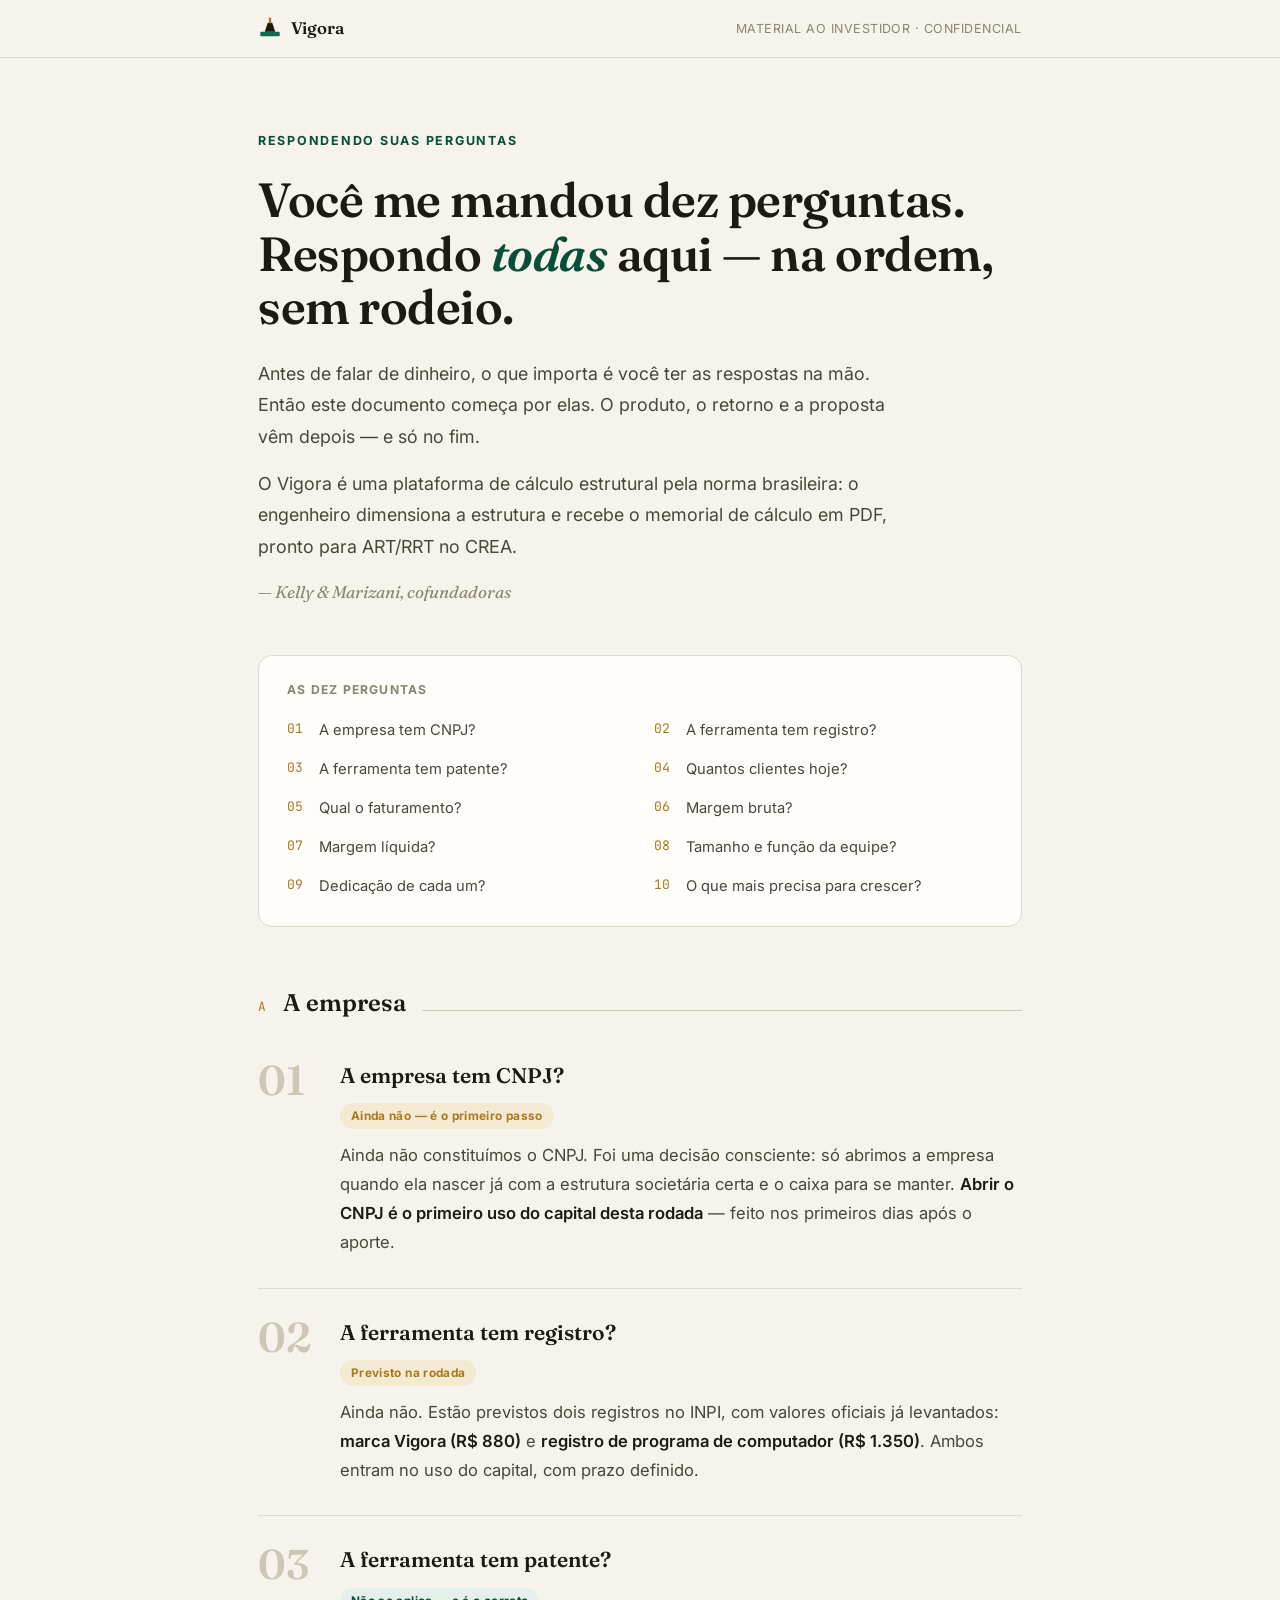
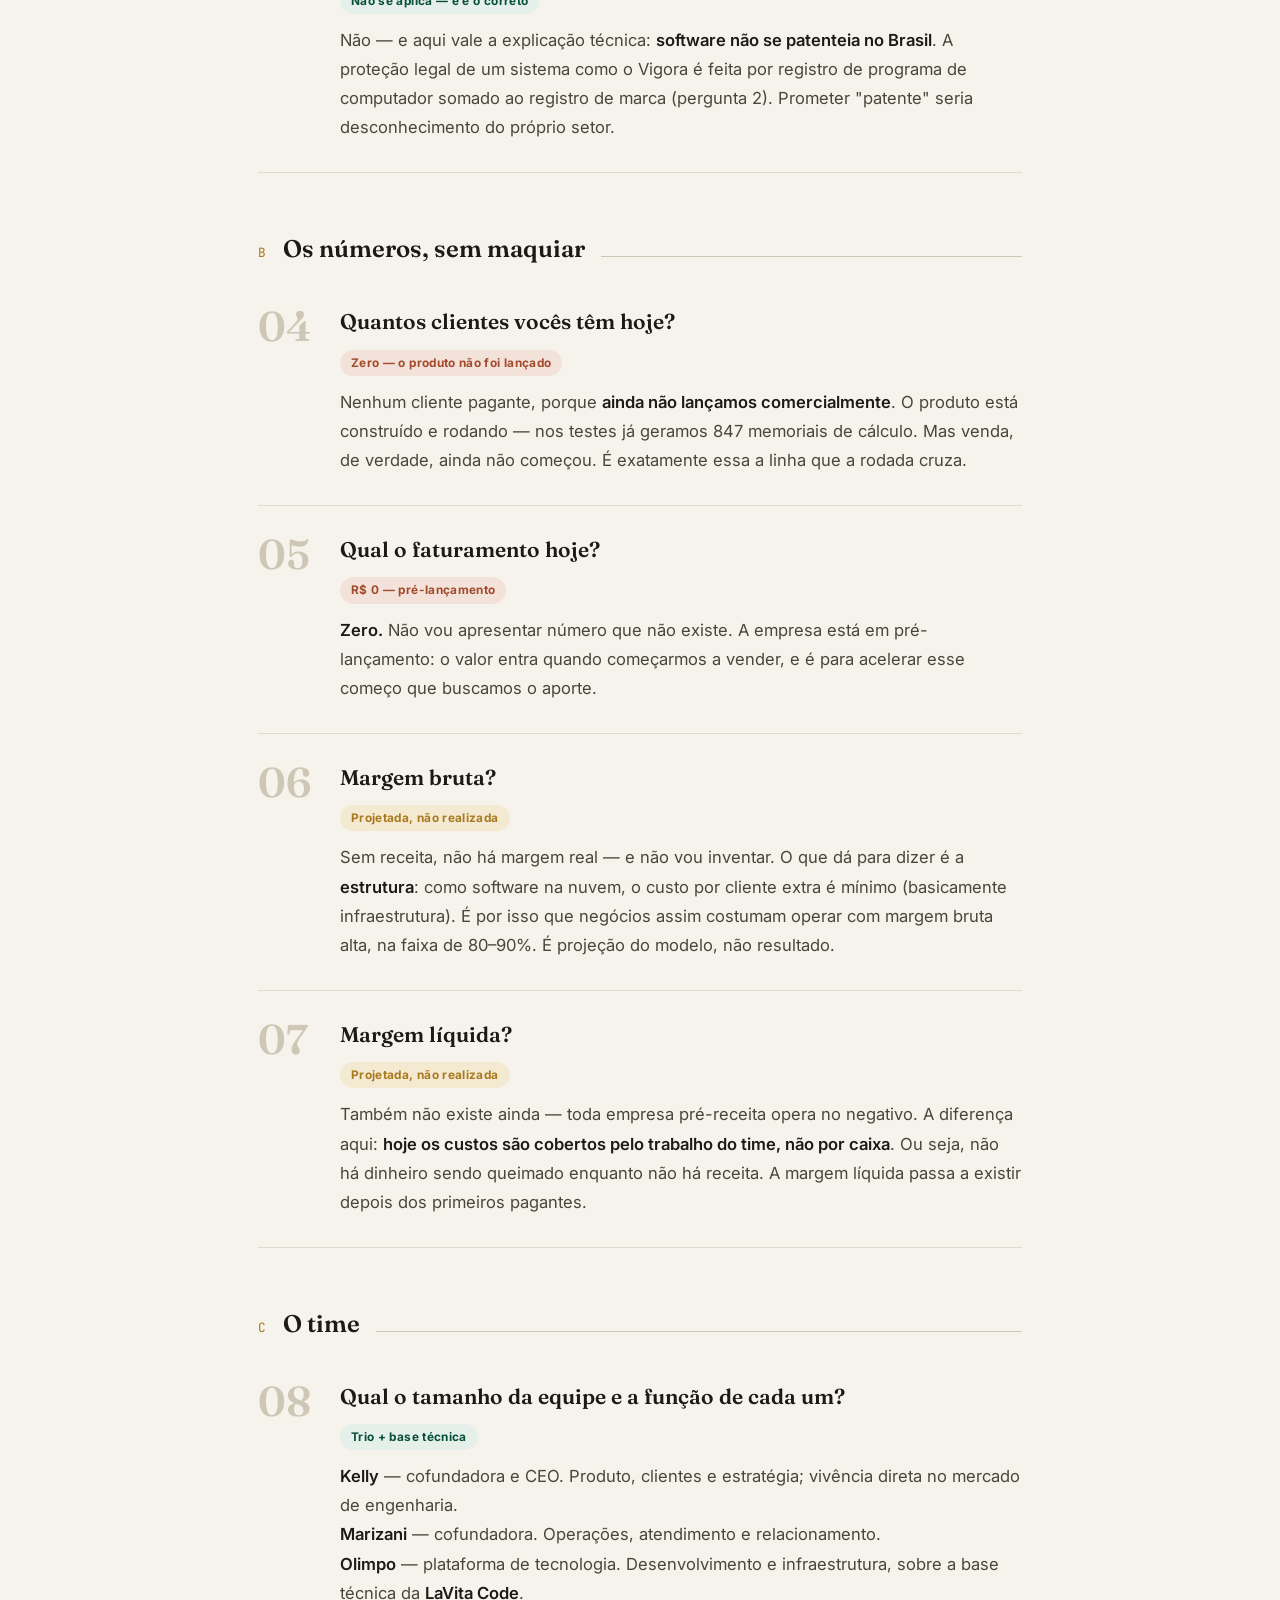
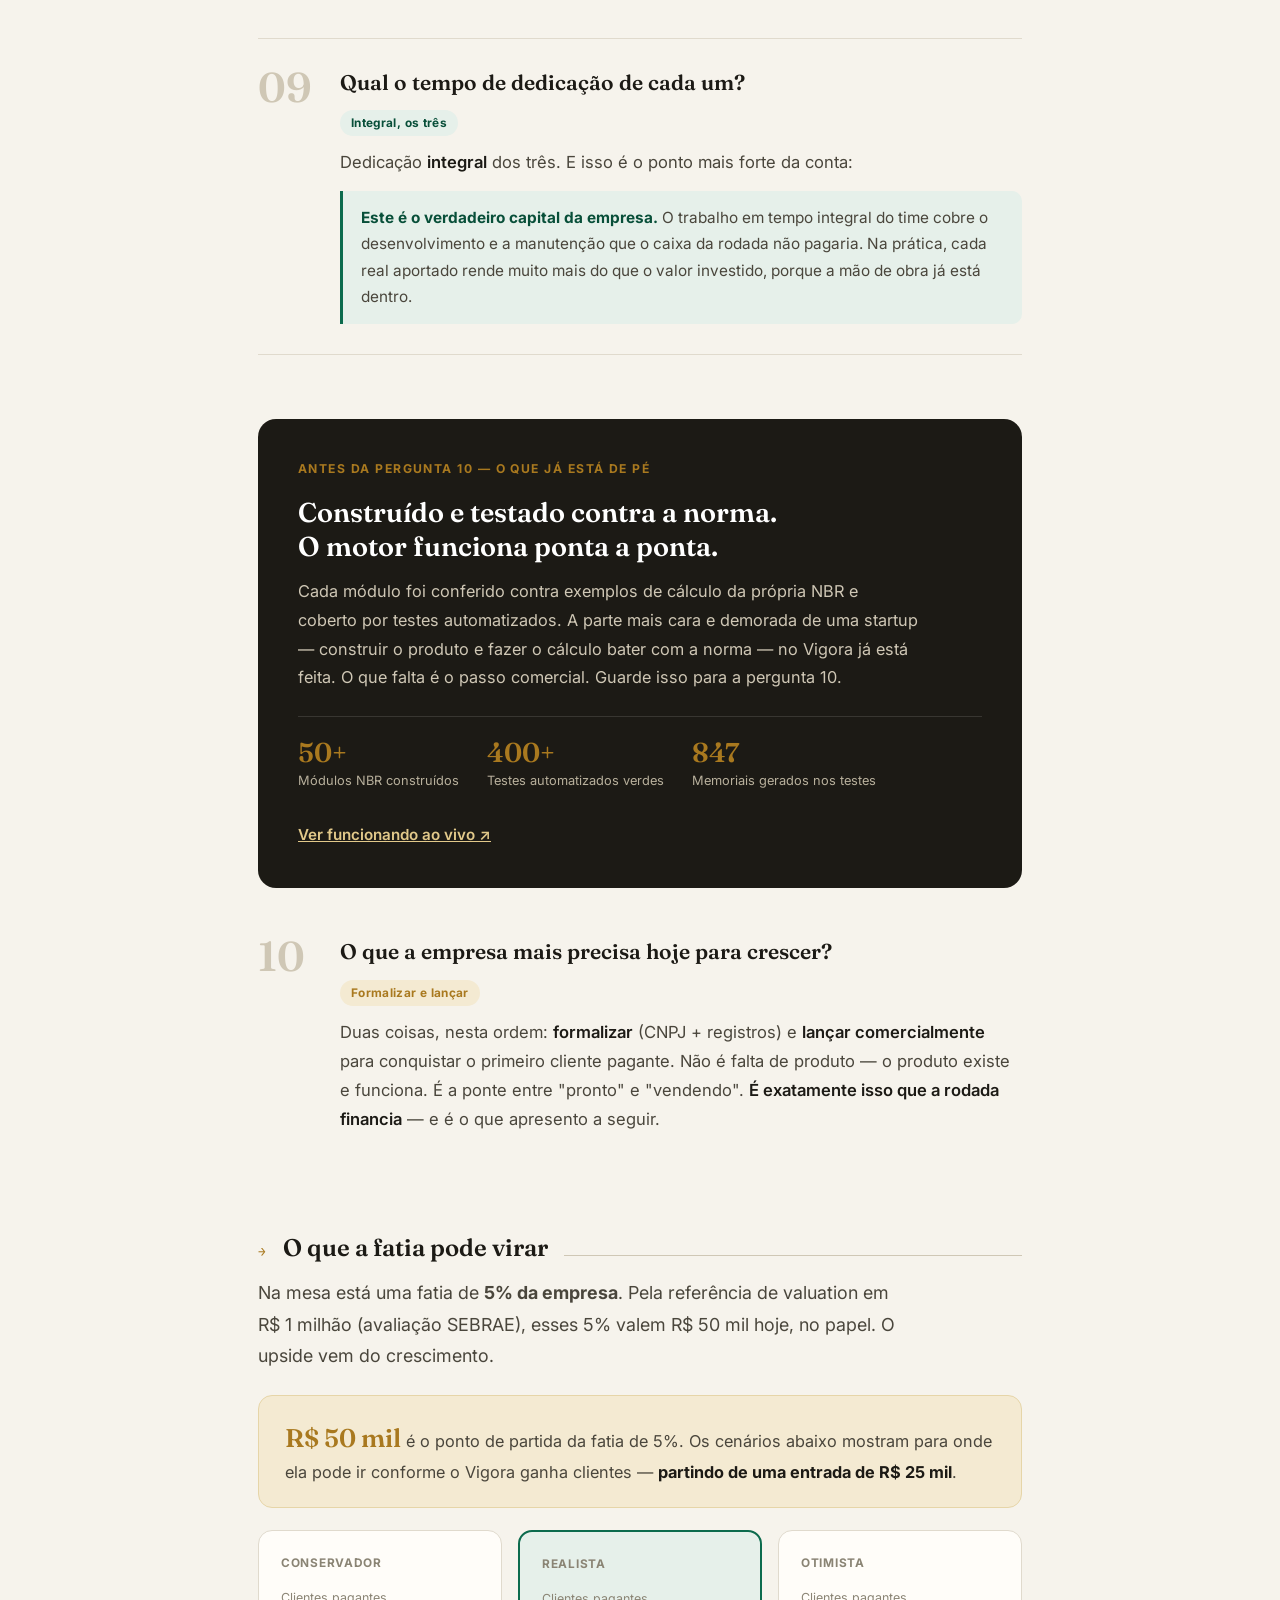
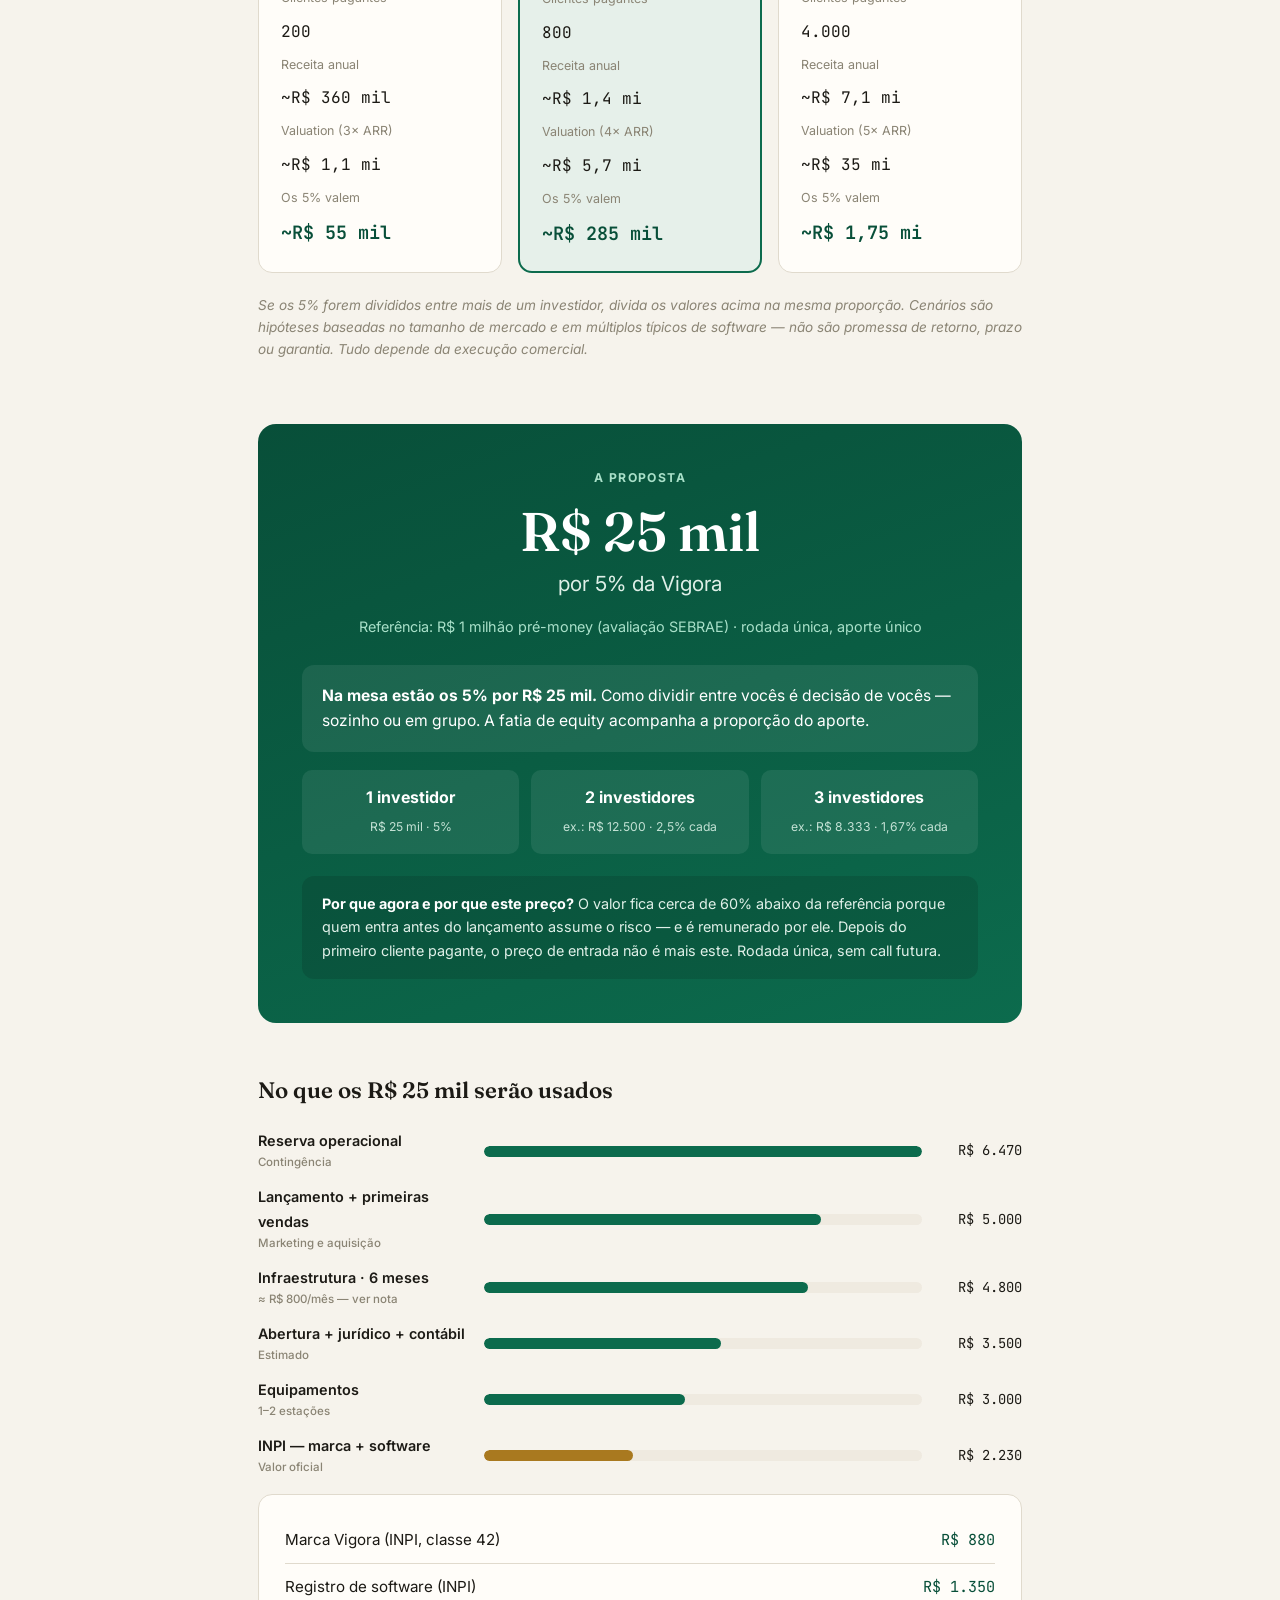
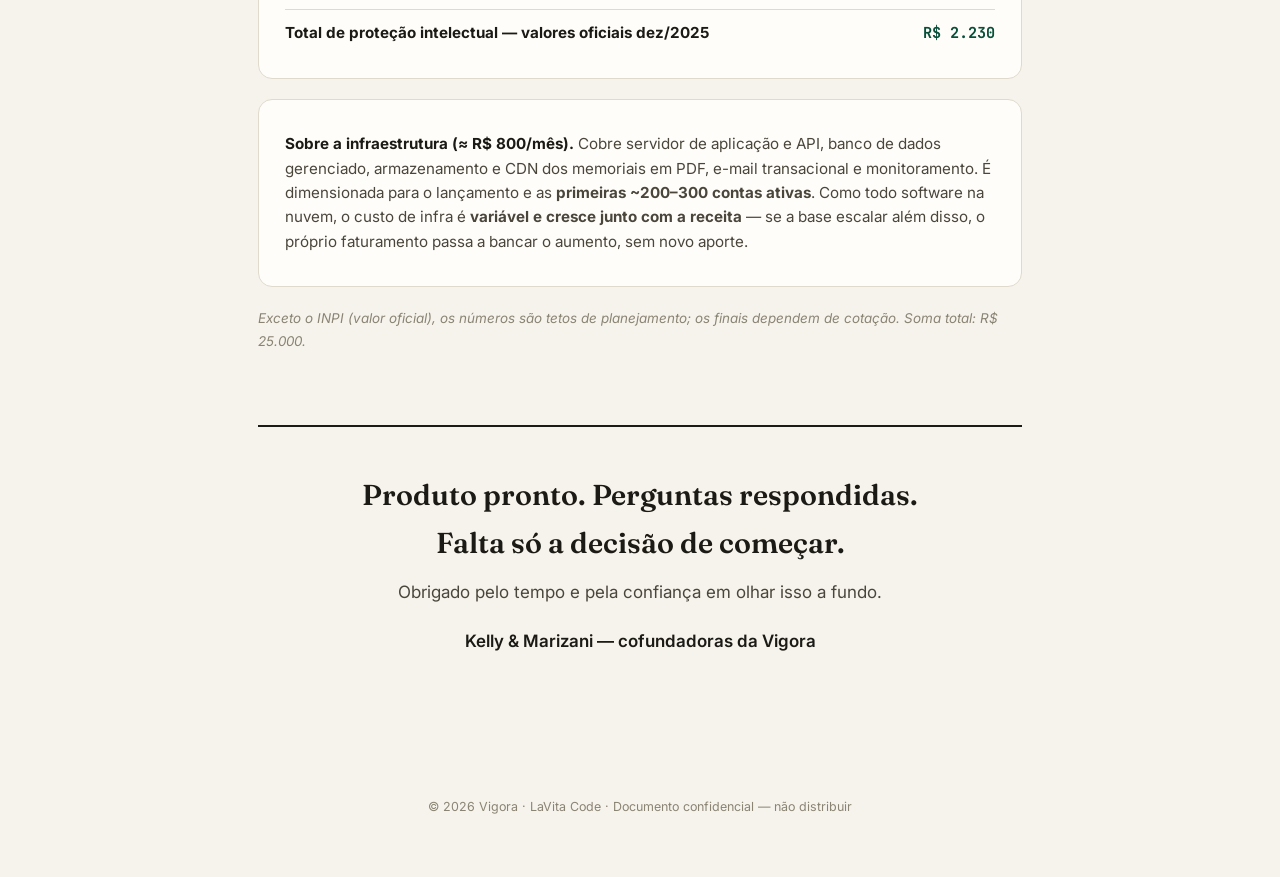
<file: investor-deck.html>
<!DOCTYPE html>
<html lang="pt-BR">
<head>
<meta charset="UTF-8" />
<meta name="viewport" content="width=device-width, initial-scale=1.0" />
<title>Vigora — Carta ao Investidor (Confidencial)</title>
<meta name="description" content="Vigora — respostas diretas às perguntas do investidor e proposta de rodada inicial." />
<meta name="robots" content="noindex, nofollow" />
<link rel="preconnect" href="https://fonts.googleapis.com" />
<link rel="preconnect" href="https://fonts.gstatic.com" crossorigin />
<link href="https://fonts.googleapis.com/css2?family=Fraunces:ital,opsz,wght@0,9..144,400;0,9..144,500;0,9..144,600;0,9..144,700;1,9..144,400&family=Inter:wght@400;500;600;700&family=JetBrains+Mono:wght@500&display=swap" rel="stylesheet" />
<style>
/* ═══════════════════════════════════════════════════════
   VIGORA — Carta ao Investidor (dossiê editorial)
   Estética de DOCUMENTO, não de landing. Papel + tinta + serifa.
   ═══════════════════════════════════════════════════════ */
:root{
  --paper:#f6f3ec; --paper-2:#efeae0; --card:#fffdf9;
  --ink:#1c1a15; --ink-soft:#4a463c; --muted:#8a8474; --line:#e0dacd; --line-2:#cfc7b5;
  --green:#0c6b4d; --green-d:#084f39; --green-tint:#e6f0ea;
  --gold:#a9791f; --gold-tint:#f4ead2;
  --red:#a24a2b;
  --serif:'Fraunces',Georgia,serif; --sans:'Inter',-apple-system,sans-serif; --mono:'JetBrains Mono',monospace;
  --maxw:820px; --ease:cubic-bezier(.22,.61,.36,1);
}
*,*::before,*::after{box-sizing:border-box;margin:0;padding:0;}
html{scroll-behavior:smooth;}
body{font-family:var(--sans);background:var(--paper);color:var(--ink);line-height:1.7;font-size:17px;-webkit-font-smoothing:antialiased;}
a{color:var(--green-d);}

/* barra topo minimalista — não é nav de marketing */
.topbar{border-bottom:1px solid var(--line);background:var(--paper);}
.topbar__in{max-width:var(--maxw);margin:0 auto;padding:14px 28px;display:flex;align-items:center;justify-content:space-between;font-size:.78rem;letter-spacing:.04em;color:var(--muted);text-transform:uppercase;}
.topbar__brand{display:flex;align-items:center;gap:9px;font-family:var(--serif);font-weight:600;font-size:1.05rem;color:var(--ink);text-transform:none;letter-spacing:0;}
.topbar__brand svg{width:24px;height:24px;}

.doc{max-width:var(--maxw);margin:0 auto;padding:0 28px;}

/* ABERTURA — carta */
.open{padding:72px 0 8px;}
.open__kicker{font-size:.78rem;font-weight:700;letter-spacing:.14em;text-transform:uppercase;color:var(--green-d);margin-bottom:22px;}
.open__h{font-family:var(--serif);font-weight:600;font-size:clamp(2rem,4.6vw,3rem);line-height:1.12;letter-spacing:-.01em;margin-bottom:24px;}
.open__h em{font-style:italic;color:var(--green-d);}
.open__p{font-size:1.12rem;color:var(--ink-soft);line-height:1.75;max-width:640px;margin-bottom:16px;}
.open__sign{font-family:var(--serif);font-style:italic;color:var(--muted);margin-top:8px;}

/* índice das perguntas */
.toc{margin:40px 0 8px;padding:24px 28px;background:var(--card);border:1px solid var(--line);border-radius:14px;}
.toc__t{font-size:.76rem;font-weight:700;letter-spacing:.1em;text-transform:uppercase;color:var(--muted);margin-bottom:14px;}
.toc__grid{display:grid;grid-template-columns:1fr 1fr;gap:8px 28px;}
.toc__i{display:flex;gap:12px;font-size:.92rem;color:var(--ink-soft);padding:3px 0;}
.toc__i a{color:var(--ink-soft);text-decoration:none;}
.toc__i a:hover{color:var(--green-d);}
.toc__n{font-family:var(--mono);color:var(--gold);font-size:.82rem;min-width:20px;}

/* divisor de bloco */
.block-div{margin:56px 0 8px;display:flex;align-items:baseline;gap:16px;}
.block-div__n{font-family:var(--mono);font-size:.8rem;color:var(--gold);letter-spacing:.1em;}
.block-div__t{font-family:var(--serif);font-size:1.5rem;font-weight:600;color:var(--ink);}
.block-div__rule{flex:1;height:1px;background:var(--line-2);}

/* Q&A — espinha do documento (long-form, editorial) */
.qa{padding:30px 0;border-bottom:1px solid var(--line);display:grid;grid-template-columns:74px 1fr;gap:8px;}
.qa:last-of-type{border-bottom:none;}
.qa__num{font-family:var(--serif);font-size:2.6rem;font-weight:600;color:var(--line-2);line-height:.9;}
.qa__q{font-family:var(--serif);font-size:1.32rem;font-weight:600;color:var(--ink);line-height:1.25;margin-bottom:12px;}
.qa__a{font-size:1.04rem;color:var(--ink-soft);line-height:1.75;}
.qa__a strong{color:var(--ink);font-weight:600;}
.qa__chip{display:inline-block;font-size:.74rem;font-weight:700;letter-spacing:.03em;padding:3px 11px;border-radius:999px;margin-bottom:12px;}
.chip-no{background:#f3e2da;color:var(--red);}
.chip-soon{background:var(--gold-tint);color:var(--gold);}
.chip-yes{background:var(--green-tint);color:var(--green-d);}
.qa__hi{margin-top:14px;padding:14px 18px;border-left:3px solid var(--green);background:var(--green-tint);border-radius:0 10px 10px 0;font-size:.96rem;color:var(--ink-soft);}
.qa__hi strong{color:var(--green-d);}

/* PRODUTO — contexto compacto (não landing) */
.ctx{margin-top:64px;padding:40px;background:var(--ink);color:#eee7d6;border-radius:18px;}
.ctx__k{font-size:.76rem;font-weight:700;letter-spacing:.12em;text-transform:uppercase;color:var(--gold);margin-bottom:16px;}
.ctx__h{font-family:var(--serif);font-size:1.7rem;font-weight:600;color:#fff;line-height:1.25;margin-bottom:14px;}
.ctx__p{font-size:1.02rem;color:#cfc7b5;line-height:1.75;max-width:620px;margin-bottom:24px;}
.ctx__proof{display:flex;flex-wrap:wrap;gap:28px;padding-top:22px;border-top:1px solid rgba(255,255,255,.12);}
.ctx__pn{font-family:var(--serif);font-size:1.7rem;font-weight:600;color:var(--gold);line-height:1;}
.ctx__pl{font-size:.8rem;color:#b8b09c;margin-top:4px;}
.ctx__link{color:#e2c98a;font-weight:600;font-size:.95rem;}

/* RETORNO — editorial, base 5% */
.ret{margin-top:64px;}
.ret__anchor{margin-top:24px;padding:22px 26px;background:var(--gold-tint);border:1px solid #e6d5a8;border-radius:14px;font-size:1.02rem;color:var(--ink-soft);line-height:1.6;}
.ret__anchor strong{color:var(--ink);}
.ret__anchor .big{font-family:var(--serif);font-size:1.6rem;font-weight:600;color:var(--gold);}
.scen{display:grid;grid-template-columns:repeat(3,1fr);gap:16px;margin-top:22px;}
.sc{background:var(--card);border:1px solid var(--line);border-radius:14px;padding:22px;}
.sc--mid{border-color:var(--green);border-width:2px;background:var(--green-tint);}
.sc__t{font-size:.74rem;font-weight:700;text-transform:uppercase;letter-spacing:.06em;color:var(--muted);margin-bottom:14px;}
.sc dl{display:flex;flex-direction:column;gap:9px;}
.sc dt{font-size:.78rem;color:var(--muted);}
.sc dd{font-family:var(--mono);font-size:1rem;color:var(--ink);}
.sc dd.hl{color:var(--green-d);font-size:1.15rem;font-weight:600;}
.fine{margin-top:22px;font-size:.85rem;color:var(--muted);line-height:1.6;font-style:italic;}

/* PROPOSTA — o pedido, editorial */
.ask{margin-top:64px;padding:44px;background:linear-gradient(160deg,var(--green-d) 0%,var(--green) 100%);color:#fff;border-radius:18px;text-align:center;}
.ask__k{font-size:.76rem;font-weight:700;letter-spacing:.12em;text-transform:uppercase;color:#a9e0c9;margin-bottom:16px;}
.ask__big{font-family:var(--serif);font-size:clamp(2.4rem,6vw,3.4rem);font-weight:600;line-height:1;}
.ask__eq{font-size:1.3rem;margin-top:6px;color:#dff0e8;}
.ask__ref{font-size:.9rem;color:#a9e0c9;margin-top:14px;}
.ask__table{margin-top:26px;padding:18px 20px;background:rgba(255,255,255,.08);border-radius:12px;font-size:.98rem;line-height:1.6;text-align:left;}
.ask__table strong{color:#fff;}
.ask__opts{display:grid;grid-template-columns:repeat(3,1fr);gap:12px;margin-top:18px;}
.ask__opt{background:rgba(255,255,255,.08);border-radius:10px;padding:14px;}
.ask__opt b{display:block;font-size:1rem;}
.ask__opt span{font-size:.76rem;color:#c4e2d5;}
.ask__why{margin-top:22px;font-size:.9rem;color:#dff0e8;line-height:1.65;text-align:left;background:rgba(0,0,0,.12);padding:16px 20px;border-radius:12px;}
.ask__why strong{color:#fff;}

/* USO DO CAPITAL */
.use{margin-top:48px;}
.use__h{font-family:var(--serif);font-size:1.4rem;font-weight:600;margin-bottom:20px;}
.cap{display:flex;flex-direction:column;gap:12px;}
.cap-row{display:grid;grid-template-columns:210px 1fr 84px;gap:16px;align-items:center;}
.cap-lbl{font-size:.9rem;font-weight:600;color:var(--ink);}
.cap-lbl small{display:block;font-size:.72rem;font-weight:500;color:var(--muted);}
.cap-track{background:var(--paper-2);border-radius:999px;height:11px;overflow:hidden;}
.cap-fill{height:100%;border-radius:999px;background:var(--green);}
.cap-fill--gold{background:var(--gold);}
.cap-val{font-family:var(--mono);font-size:.86rem;text-align:right;color:var(--ink);}
.use__note{margin-top:20px;font-size:.84rem;color:var(--muted);font-style:italic;}

/* IP inline */
.ip{margin-top:16px;padding:22px 26px;background:var(--card);border:1px solid var(--line);border-radius:14px;}
.ip__row{display:flex;justify-content:space-between;align-items:center;padding:10px 0;border-bottom:1px solid var(--line);font-size:.95rem;gap:12px;}
.ip__row:last-child{border-bottom:none;font-weight:700;}
.ip__row span.v{font-family:var(--mono);color:var(--green-d);}

/* fecho */
.close{margin:72px 0;padding:44px 0;border-top:2px solid var(--ink);text-align:center;}
.close__h{font-family:var(--serif);font-size:1.8rem;font-weight:600;margin-bottom:10px;}
.close__p{color:var(--ink-soft);}
.close__c{margin-top:20px;font-weight:600;}
.foot{padding:24px 0 60px;text-align:center;font-size:.78rem;color:var(--muted);}

@media (max-width:640px){
  .toc__grid{grid-template-columns:1fr;}
  .qa{grid-template-columns:52px 1fr;}
  .qa__num{font-size:2rem;}
  .scen,.ask__opts{grid-template-columns:1fr;}
  .cap-row{grid-template-columns:1fr;gap:5px;} .cap-val{text-align:left;}
  .ctx,.ask{padding:28px;}
}
</style>
</head>
<body>

<div class="topbar">
  <div class="topbar__in">
    <div class="topbar__brand">
      <svg viewBox="0 0 32 32" fill="none" aria-label="Vigora">
        <rect x="3" y="21" width="26" height="6" rx="1.5" fill="#0c6b4d"/>
        <path d="M9 21 L13 9 H19 L23 21 Z" fill="#1c1a15"/>
        <rect x="14.5" y="2" width="3" height="8" rx="1" fill="#a9791f"/>
      </svg>
      Vigora
    </div>
    <div>Material ao investidor · Confidencial</div>
  </div>
</div>

<div class="doc">

  <!-- ABERTURA — carta direta -->
  <section class="open">
    <div class="open__kicker">Respondendo suas perguntas</div>
    <h1 class="open__h">Você me mandou dez perguntas.<br>Respondo <em>todas</em> aqui — na ordem,<br>sem rodeio.</h1>
    <p class="open__p">Antes de falar de dinheiro, o que importa é você ter as respostas na mão. Então este documento começa por elas. O produto, o retorno e a proposta vêm depois — e só no fim.</p>
    <p class="open__p">O Vigora é uma plataforma de cálculo estrutural pela norma brasileira: o engenheiro dimensiona a estrutura e recebe o memorial de cálculo em PDF, pronto para ART/RRT no CREA.</p>
    <p class="open__sign">— Kelly & Marizani, cofundadoras</p>
  </section>

  <!-- ÍNDICE -->
  <nav class="toc" aria-label="As dez perguntas">
    <div class="toc__t">As dez perguntas</div>
    <div class="toc__grid">
      <div class="toc__i"><span class="toc__n">01</span><a href="#q1">A empresa tem CNPJ?</a></div>
      <div class="toc__i"><span class="toc__n">02</span><a href="#q2">A ferramenta tem registro?</a></div>
      <div class="toc__i"><span class="toc__n">03</span><a href="#q3">A ferramenta tem patente?</a></div>
      <div class="toc__i"><span class="toc__n">04</span><a href="#q4">Quantos clientes hoje?</a></div>
      <div class="toc__i"><span class="toc__n">05</span><a href="#q5">Qual o faturamento?</a></div>
      <div class="toc__i"><span class="toc__n">06</span><a href="#q6">Margem bruta?</a></div>
      <div class="toc__i"><span class="toc__n">07</span><a href="#q7">Margem líquida?</a></div>
      <div class="toc__i"><span class="toc__n">08</span><a href="#q8">Tamanho e função da equipe?</a></div>
      <div class="toc__i"><span class="toc__n">09</span><a href="#q9">Dedicação de cada um?</a></div>
      <div class="toc__i"><span class="toc__n">10</span><a href="#q10">O que mais precisa para crescer?</a></div>
    </div>
  </nav>

  <!-- BLOCO A — A EMPRESA -->
  <div class="block-div"><span class="block-div__n">A</span><span class="block-div__t">A empresa</span><span class="block-div__rule"></span></div>

  <section class="qa" id="q1">
    <div class="qa__num">01</div>
    <div>
      <div class="qa__q">A empresa tem CNPJ?</div>
      <span class="qa__chip chip-soon">Ainda não — é o primeiro passo</span>
      <div class="qa__a">Ainda não constituímos o CNPJ. Foi uma decisão consciente: só abrimos a empresa quando ela nascer já com a estrutura societária certa e o caixa para se manter. <strong>Abrir o CNPJ é o primeiro uso do capital desta rodada</strong> — feito nos primeiros dias após o aporte.</div>
    </div>
  </section>

  <section class="qa" id="q2">
    <div class="qa__num">02</div>
    <div>
      <div class="qa__q">A ferramenta tem registro?</div>
      <span class="qa__chip chip-soon">Previsto na rodada</span>
      <div class="qa__a">Ainda não. Estão previstos dois registros no INPI, com valores oficiais já levantados: <strong>marca Vigora (R$ 880)</strong> e <strong>registro de programa de computador (R$ 1.350)</strong>. Ambos entram no uso do capital, com prazo definido.</div>
    </div>
  </section>

  <section class="qa" id="q3">
    <div class="qa__num">03</div>
    <div>
      <div class="qa__q">A ferramenta tem patente?</div>
      <span class="qa__chip chip-yes">Não se aplica — e é o correto</span>
      <div class="qa__a">Não — e aqui vale a explicação técnica: <strong>software não se patenteia no Brasil</strong>. A proteção legal de um sistema como o Vigora é feita por registro de programa de computador somado ao registro de marca (pergunta 2). Prometer "patente" seria desconhecimento do próprio setor.</div>
    </div>
  </section>

  <!-- BLOCO B — OS NÚMEROS -->
  <div class="block-div"><span class="block-div__n">B</span><span class="block-div__t">Os números, sem maquiar</span><span class="block-div__rule"></span></div>

  <section class="qa" id="q4">
    <div class="qa__num">04</div>
    <div>
      <div class="qa__q">Quantos clientes vocês têm hoje?</div>
      <span class="qa__chip chip-no">Zero — o produto não foi lançado</span>
      <div class="qa__a">Nenhum cliente pagante, porque <strong>ainda não lançamos comercialmente</strong>. O produto está construído e rodando — nos testes já geramos 847 memoriais de cálculo. Mas venda, de verdade, ainda não começou. É exatamente essa a linha que a rodada cruza.</div>
    </div>
  </section>

  <section class="qa" id="q5">
    <div class="qa__num">05</div>
    <div>
      <div class="qa__q">Qual o faturamento hoje?</div>
      <span class="qa__chip chip-no">R$ 0 — pré-lançamento</span>
      <div class="qa__a"><strong>Zero.</strong> Não vou apresentar número que não existe. A empresa está em pré-lançamento: o valor entra quando começarmos a vender, e é para acelerar esse começo que buscamos o aporte.</div>
    </div>
  </section>

  <section class="qa" id="q6">
    <div class="qa__num">06</div>
    <div>
      <div class="qa__q">Margem bruta?</div>
      <span class="qa__chip chip-soon">Projetada, não realizada</span>
      <div class="qa__a">Sem receita, não há margem real — e não vou inventar. O que dá para dizer é a <strong>estrutura</strong>: como software na nuvem, o custo por cliente extra é mínimo (basicamente infraestrutura). É por isso que negócios assim costumam operar com margem bruta alta, na faixa de 80–90%. É projeção do modelo, não resultado.</div>
    </div>
  </section>

  <section class="qa" id="q7">
    <div class="qa__num">07</div>
    <div>
      <div class="qa__q">Margem líquida?</div>
      <span class="qa__chip chip-soon">Projetada, não realizada</span>
      <div class="qa__a">Também não existe ainda — toda empresa pré-receita opera no negativo. A diferença aqui: <strong>hoje os custos são cobertos pelo trabalho do time, não por caixa</strong>. Ou seja, não há dinheiro sendo queimado enquanto não há receita. A margem líquida passa a existir depois dos primeiros pagantes.</div>
    </div>
  </section>

  <!-- BLOCO C — O TIME -->
  <div class="block-div"><span class="block-div__n">C</span><span class="block-div__t">O time</span><span class="block-div__rule"></span></div>

  <section class="qa" id="q8">
    <div class="qa__num">08</div>
    <div>
      <div class="qa__q">Qual o tamanho da equipe e a função de cada um?</div>
      <span class="qa__chip chip-yes">Trio + base técnica</span>
      <div class="qa__a">
        <strong>Kelly</strong> — cofundadora e CEO. Produto, clientes e estratégia; vivência direta no mercado de engenharia.<br>
        <strong>Marizani</strong> — cofundadora. Operações, atendimento e relacionamento.<br>
        <strong>Olimpo</strong> — plataforma de tecnologia. Desenvolvimento e infraestrutura, sobre a base técnica da <strong>LaVita Code</strong>.
      </div>
    </div>
  </section>

  <section class="qa" id="q9">
    <div class="qa__num">09</div>
    <div>
      <div class="qa__q">Qual o tempo de dedicação de cada um?</div>
      <span class="qa__chip chip-yes">Integral, os três</span>
      <div class="qa__a">Dedicação <strong>integral</strong> dos três. E isso é o ponto mais forte da conta:</div>
      <div class="qa__hi"><strong>Este é o verdadeiro capital da empresa.</strong> O trabalho em tempo integral do time cobre o desenvolvimento e a manutenção que o caixa da rodada não pagaria. Na prática, cada real aportado rende muito mais do que o valor investido, porque a mão de obra já está dentro.</div>
    </div>
  </section>

  <!-- BLOCO D — CONTEXTO DO PRODUTO (compacto) -->
  <section class="ctx">
    <div class="ctx__k">Antes da pergunta 10 — o que já está de pé</div>
    <div class="ctx__h">Construído e testado contra a norma.<br>O motor funciona ponta a ponta.</div>
    <p class="ctx__p">Cada módulo foi conferido contra exemplos de cálculo da própria NBR e coberto por testes automatizados. A parte mais cara e demorada de uma startup — construir o produto e fazer o cálculo bater com a norma — no Vigora já está feita. O que falta é o passo comercial. Guarde isso para a pergunta 10.</p>
    <div class="ctx__proof">
      <div><div class="ctx__pn">50+</div><div class="ctx__pl">Módulos NBR construídos</div></div>
      <div><div class="ctx__pn">400+</div><div class="ctx__pl">Testes automatizados verdes</div></div>
      <div><div class="ctx__pn">847</div><div class="ctx__pl">Memoriais gerados nos testes</div></div>
      <div style="align-self:center;"><a class="ctx__link" href="https://fundah.lavitacode.com.br" target="_blank">Ver funcionando ao vivo ↗</a></div>
    </div>
  </section>

  <!-- PERGUNTA 10 — ponte para o pedido -->
  <section class="qa" id="q10" style="border-bottom:none;margin-top:20px;">
    <div class="qa__num">10</div>
    <div>
      <div class="qa__q">O que a empresa mais precisa hoje para crescer?</div>
      <span class="qa__chip chip-soon">Formalizar e lançar</span>
      <div class="qa__a">Duas coisas, nesta ordem: <strong>formalizar</strong> (CNPJ + registros) e <strong>lançar comercialmente</strong> para conquistar o primeiro cliente pagante. Não é falta de produto — o produto existe e funciona. É a ponte entre "pronto" e "vendendo". <strong>É exatamente isso que a rodada financia</strong> — e é o que apresento a seguir.</div>
    </div>
  </section>

  <!-- RETORNO -->
  <section class="ret" id="retorno">
    <div class="block-div"><span class="block-div__n">→</span><span class="block-div__t">O que a fatia pode virar</span><span class="block-div__rule"></span></div>
    <p class="open__p" style="margin-top:8px;">Na mesa está uma fatia de <strong>5% da empresa</strong>. Pela referência de valuation em R$ 1 milhão (avaliação SEBRAE), esses 5% valem R$ 50 mil hoje, no papel. O upside vem do crescimento.</p>
    <div class="ret__anchor"><span class="big">R$ 50 mil</span> é o ponto de partida da fatia de 5%. Os cenários abaixo mostram para onde ela pode ir conforme o Vigora ganha clientes — <strong>partindo de uma entrada de R$ 25 mil</strong>.</div>
    <div class="scen">
      <div class="sc">
        <div class="sc__t">Conservador</div>
        <dl><dt>Clientes pagantes</dt><dd>200</dd><dt>Receita anual</dt><dd>~R$ 360 mil</dd><dt>Valuation (3× ARR)</dt><dd>~R$ 1,1 mi</dd><dt>Os 5% valem</dt><dd class="hl">~R$ 55 mil</dd></dl>
      </div>
      <div class="sc sc--mid">
        <div class="sc__t">Realista</div>
        <dl><dt>Clientes pagantes</dt><dd>800</dd><dt>Receita anual</dt><dd>~R$ 1,4 mi</dd><dt>Valuation (4× ARR)</dt><dd>~R$ 5,7 mi</dd><dt>Os 5% valem</dt><dd class="hl">~R$ 285 mil</dd></dl>
      </div>
      <div class="sc">
        <div class="sc__t">Otimista</div>
        <dl><dt>Clientes pagantes</dt><dd>4.000</dd><dt>Receita anual</dt><dd>~R$ 7,1 mi</dd><dt>Valuation (5× ARR)</dt><dd>~R$ 35 mi</dd><dt>Os 5% valem</dt><dd class="hl">~R$ 1,75 mi</dd></dl>
      </div>
    </div>
    <p class="fine">Se os 5% forem divididos entre mais de um investidor, divida os valores acima na mesma proporção. Cenários são hipóteses baseadas no tamanho de mercado e em múltiplos típicos de software — não são promessa de retorno, prazo ou garantia. Tudo depende da execução comercial.</p>
  </section>

  <!-- PROPOSTA -->
  <section class="ask" id="proposta">
    <div class="ask__k">A proposta</div>
    <div class="ask__big">R$ 25 mil</div>
    <div class="ask__eq">por 5% da Vigora</div>
    <div class="ask__ref">Referência: R$ 1 milhão pré-money (avaliação SEBRAE) · rodada única, aporte único</div>
    <div class="ask__table"><strong>Na mesa estão os 5% por R$ 25 mil.</strong> Como dividir entre vocês é decisão de vocês — sozinho ou em grupo. A fatia de equity acompanha a proporção do aporte.</div>
    <div class="ask__opts">
      <div class="ask__opt"><b>1 investidor</b><span>R$ 25 mil · 5%</span></div>
      <div class="ask__opt"><b>2 investidores</b><span>ex.: R$ 12.500 · 2,5% cada</span></div>
      <div class="ask__opt"><b>3 investidores</b><span>ex.: R$ 8.333 · 1,67% cada</span></div>
    </div>
    <div class="ask__why"><strong>Por que agora e por que este preço?</strong> O valor fica cerca de 60% abaixo da referência porque quem entra antes do lançamento assume o risco — e é remunerado por ele. Depois do primeiro cliente pagante, o preço de entrada não é mais este. Rodada única, sem call futura.</div>
  </section>

  <!-- USO DO CAPITAL -->
  <section class="use">
    <h3 class="use__h">No que os R$ 25 mil serão usados</h3>
    <div class="cap">
      <div class="cap-row"><div class="cap-lbl">Reserva operacional<small>Contingência</small></div><div class="cap-track"><div class="cap-fill" style="width:100%"></div></div><div class="cap-val">R$ 6.470</div></div>
      <div class="cap-row"><div class="cap-lbl">Lançamento + primeiras vendas<small>Marketing e aquisição</small></div><div class="cap-track"><div class="cap-fill" style="width:77%"></div></div><div class="cap-val">R$ 5.000</div></div>
      <div class="cap-row"><div class="cap-lbl">Infraestrutura · 6 meses<small>≈ R$ 800/mês — ver nota</small></div><div class="cap-track"><div class="cap-fill" style="width:74%"></div></div><div class="cap-val">R$ 4.800</div></div>
      <div class="cap-row"><div class="cap-lbl">Abertura + jurídico + contábil<small>Estimado</small></div><div class="cap-track"><div class="cap-fill" style="width:54%"></div></div><div class="cap-val">R$ 3.500</div></div>
      <div class="cap-row"><div class="cap-lbl">Equipamentos<small>1–2 estações</small></div><div class="cap-track"><div class="cap-fill" style="width:46%"></div></div><div class="cap-val">R$ 3.000</div></div>
      <div class="cap-row"><div class="cap-lbl">INPI — marca + software<small>Valor oficial</small></div><div class="cap-track"><div class="cap-fill cap-fill--gold" style="width:34%"></div></div><div class="cap-val">R$ 2.230</div></div>
    </div>

    <div class="ip">
      <div class="ip__row"><span>Marca Vigora (INPI, classe 42)</span><span class="v">R$ 880</span></div>
      <div class="ip__row"><span>Registro de software (INPI)</span><span class="v">R$ 1.350</span></div>
      <div class="ip__row"><span>Total de proteção intelectual — valores oficiais dez/2025</span><span class="v">R$ 2.230</span></div>
    </div>
    <div class="ip" style="margin-top:20px;">
      <div class="ip__row" style="border-bottom:none;font-weight:400;color:var(--ink-soft);line-height:1.6;display:block;">
        <strong style="color:var(--ink);">Sobre a infraestrutura (≈ R$ 800/mês).</strong> Cobre servidor de aplicação e API, banco de dados gerenciado, armazenamento e CDN dos memoriais em PDF, e-mail transacional e monitoramento. É dimensionada para o lançamento e as <strong>primeiras ~200–300 contas ativas</strong>. Como todo software na nuvem, o custo de infra é <strong>variável e cresce junto com a receita</strong> — se a base escalar além disso, o próprio faturamento passa a bancar o aumento, sem novo aporte.
      </div>
    </div>
    <p class="use__note">Exceto o INPI (valor oficial), os números são tetos de planejamento; os finais dependem de cotação. Soma total: R$ 25.000.</p>
  </section>

  <!-- FECHO -->
  <section class="close">
    <h2 class="close__h">Produto pronto. Perguntas respondidas.<br>Falta só a decisão de começar.</h2>
    <p class="close__p">Obrigado pelo tempo e pela confiança em olhar isso a fundo.</p>
    <p class="close__c">Kelly &amp; Marizani — cofundadoras da Vigora</p>
  </section>

  <p class="foot">© 2026 Vigora · LaVita Code · Documento confidencial — não distribuir</p>

</div>

</body>
</html>
</file>
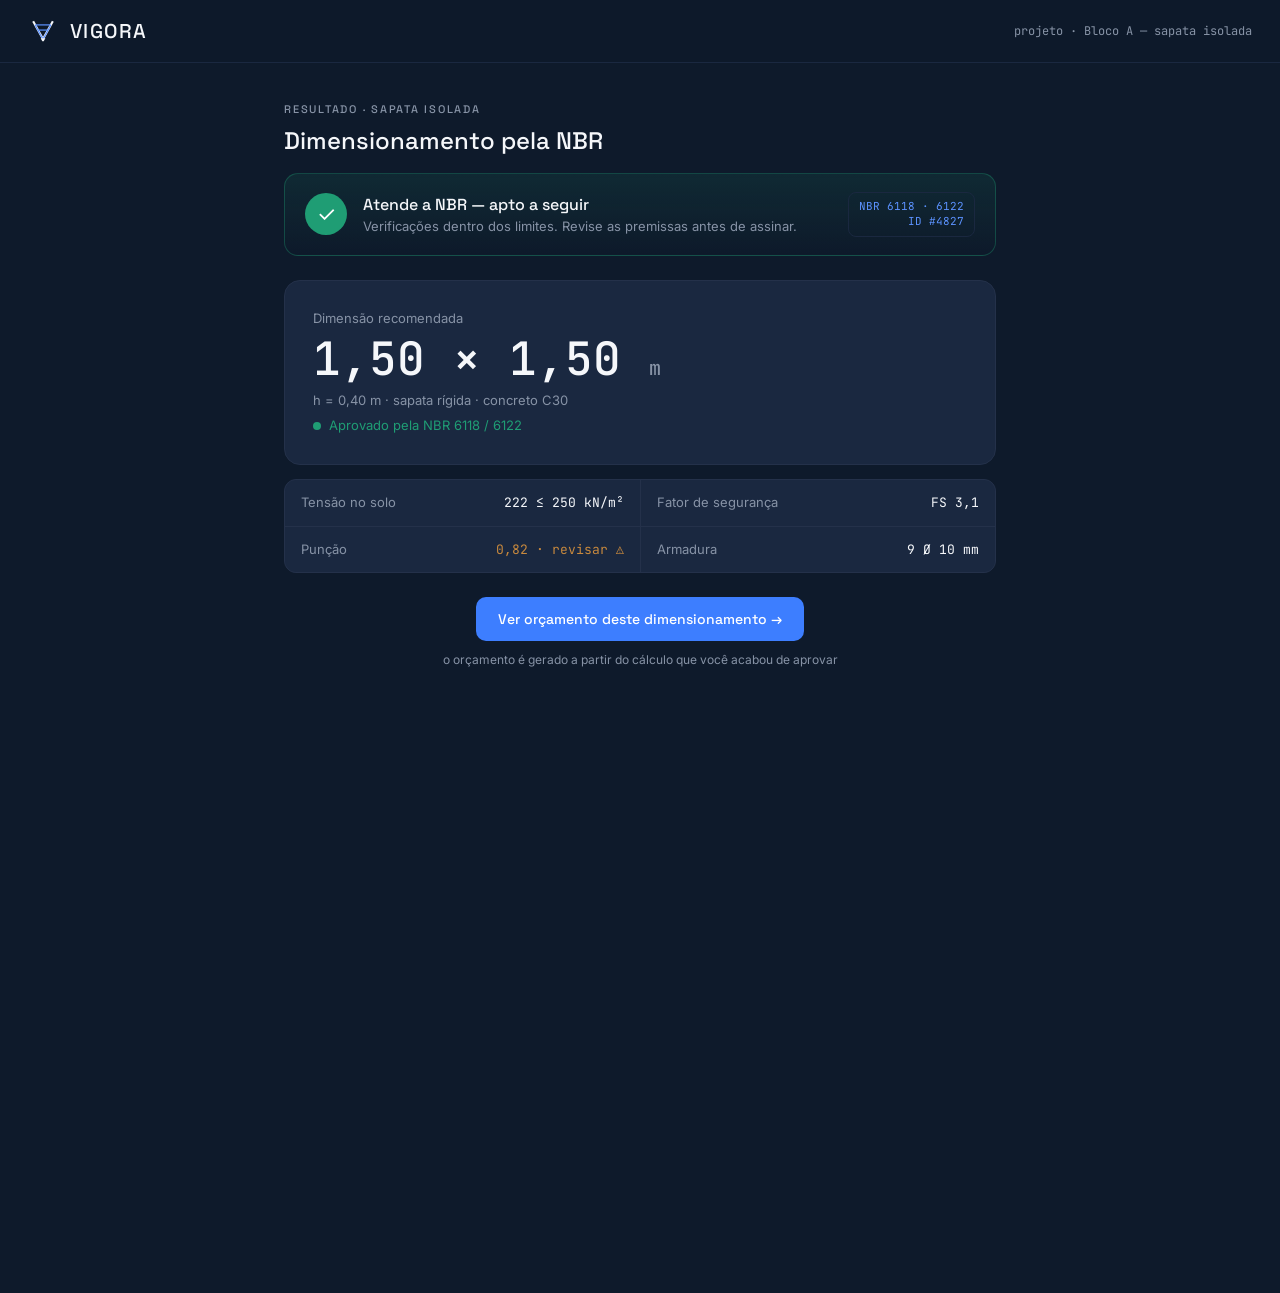
<file: results.html>
<!DOCTYPE html>
<html lang="pt-BR">
<head>
<meta charset="utf-8">
<meta name="viewport" content="width=device-width, initial-scale=1">
<title>Vigora — mockup results (AHA revelado)</title>
<link href="https://fonts.googleapis.com/css2?family=Space+Grotesk:wght@400;500;700&family=Inter:wght@400;500;600&family=JetBrains+Mono:wght@400;500&display=swap" rel="stylesheet">
<style>
  :root{--night:#0E1A2B;--ink:#1A2840;--electric:#3D7EFF;--electric-d:#5C92FF;--mist:#F5F7FA;--slate:#8793A6;--line:#E2E7EF;--ok:#1F9D74;--warn:#C8893D;
    --surface:#0B1623;--card:#13203450;}
  *{box-sizing:border-box;margin:0;padding:0}
  body{background:var(--night);color:var(--mist);font-family:Inter,sans-serif;line-height:1.5;min-height:100vh}
  .num,.measure{font-family:'JetBrains Mono',monospace}
  /* top bar */
  .bar{display:flex;align-items:center;justify-content:space-between;padding:16px 28px;border-bottom:1px solid var(--ink);position:sticky;top:0;background:rgba(14,26,43,.9);backdrop-filter:blur(8px);z-index:10}
  .brand{display:inline-flex;align-items:center;gap:12px}
  .wm{font-family:'Space Grotesk';font-weight:500;letter-spacing:.07em;font-size:20px}
  .crumb{font-size:12px;color:var(--slate);font-family:'JetBrains Mono'}
  .wrap{max-width:760px;margin:0 auto;padding:32px 24px 80px}
  .eyebrow{font-size:11px;letter-spacing:.16em;text-transform:uppercase;color:var(--slate);font-family:'Space Grotesk';font-weight:500}
  /* approval */
  .approval{display:flex;align-items:center;gap:16px;background:linear-gradient(180deg,rgba(31,157,116,.12),transparent);border:1px solid rgba(31,157,116,.35);border-radius:14px;padding:18px 20px;margin:14px 0 24px}
  .approval__ico{width:42px;height:42px;border-radius:50%;background:var(--ok);color:#fff;display:grid;place-items:center;font-size:22px;flex:0 0 auto}
  .approval__t{font-family:'Space Grotesk';font-weight:500;font-size:16px}
  .approval__s{font-size:13px;color:var(--slate)}
  .badge{margin-left:auto;font-family:'JetBrains Mono';font-size:11px;color:var(--electric-d);border:1px solid var(--ink);padding:6px 10px;border-radius:8px;text-align:right;line-height:1.4}
  /* hero metric */
  .hero{background:var(--ink);border:1px solid #24314a;border-radius:16px;padding:28px;margin-bottom:14px}
  .hero .lbl{font-size:13px;color:var(--slate)}
  .hero .big{font-family:'JetBrains Mono';font-weight:500;font-size:46px;line-height:1.1;margin:6px 0;color:var(--mist)}
  .hero .big small{font-size:20px;color:var(--slate)}
  .hero .verdict{display:inline-flex;align-items:center;gap:8px;font-size:13px;color:var(--ok);margin-top:6px}
  .dot{width:8px;height:8px;border-radius:50%;background:var(--ok);display:inline-block}
  /* checks table */
  .checks{display:grid;grid-template-columns:1fr 1fr;gap:1px;background:#24314a;border:1px solid #24314a;border-radius:12px;overflow:hidden;margin-bottom:24px}
  .checks > div{background:var(--ink);padding:13px 16px;display:flex;justify-content:space-between;align-items:center}
  .checks dt{font-size:13px;color:var(--slate)}
  .checks dd{font-family:'JetBrains Mono';font-size:13px}
  .checks .warn dd{color:var(--warn)}
  /* AHA reveal */
  .aha-trigger{text-align:center;margin:8px 0 22px}
  .aha-trigger button{font-family:'Space Grotesk';font-weight:500;font-size:14px;background:var(--electric);color:#fff;border:none;border-radius:10px;padding:13px 22px;cursor:pointer;transition:transform .15s}
  .aha-trigger button:hover{transform:translateY(-1px)}
  .aha-note{font-size:12px;color:var(--slate);margin-top:10px}
  .budget{opacity:0;transform:translateY(16px);transition:opacity .5s ease,transform .5s ease}
  .budget.show{opacity:1;transform:translateY(0)}
  .budget__head{display:flex;align-items:center;gap:10px;margin-bottom:6px}
  .budget__head .eyebrow{color:var(--electric-d)}
  .conn{font-size:12px;color:var(--slate);margin:0 0 16px;padding-left:14px;border-left:2px solid var(--electric);line-height:1.6}
  .conn b{color:var(--mist);font-family:'JetBrains Mono'}
  /* breakdown stripe-style */
  .bd{background:var(--ink);border:1px solid #24314a;border-radius:16px;overflow:hidden}
  .bd__row{display:flex;justify-content:space-between;align-items:center;padding:14px 20px;border-bottom:1px solid #24314a;font-size:14px}
  .bd__row .q{color:var(--slate);font-family:'JetBrains Mono';font-size:12px}
  .bd__row .v{font-family:'JetBrains Mono'}
  .bd__total{display:flex;justify-content:space-between;align-items:baseline;padding:18px 20px;background:#13243a}
  .bd__total .t{font-family:'Space Grotesk';font-weight:500}
  .bd__total .big{font-family:'JetBrains Mono';font-weight:500;font-size:30px;color:var(--electric-d)}
  .bd__est{font-size:11px;color:var(--slate);padding:10px 20px;background:var(--ink)}
  /* actions */
  .actions{display:flex;gap:12px;margin-top:24px;flex-wrap:wrap}
  .btn{font-family:'Space Grotesk';font-weight:500;font-size:14px;border-radius:10px;padding:13px 20px;cursor:pointer;border:1px solid var(--ink);display:inline-flex;align-items:center;gap:8px}
  .btn--primary{background:var(--electric);color:#fff;border-color:var(--electric)}
  .btn--ghost{background:transparent;color:var(--mist)}
  .btn--mini{font-size:12px;padding:9px 14px;color:var(--slate)}
  .compare{margin-top:20px;font-size:13px;color:var(--slate);text-align:center;border:1px dashed var(--ink);border-radius:12px;padding:16px}
  .compare a{color:var(--electric-d);text-decoration:none;font-weight:500}
</style>
</head>
<body>
<div class="bar">
  <span class="brand">
    <svg width="30" height="30" viewBox="0 0 64 64" fill="none"><g stroke="#F5F7FA" stroke-width="4.5" stroke-linejoin="miter"><path d="M11 11 L32 49"/><path d="M53 11 L32 49"/></g><g stroke="#5C92FF" stroke-width="2.6" stroke-linejoin="miter" fill="none"><path d="M15.4 19 L48.6 19"/><path d="M21 30 L43 30"/><polyline points="15.4,19 21,30 26.5,40 32,49 37.5,40 43,30 48.6,19"/></g><path d="M27 47.5 L37 47.5 L33.5 54 L30.5 54 Z" fill="#F5F7FA"/></svg>
    <span class="wm">VIGORA</span>
  </span>
  <span class="crumb">projeto · Bloco A — sapata isolada</span>
</div>

<div class="wrap">
  <span class="eyebrow">Resultado · Sapata isolada</span>
  <h1 style="font-family:'Space Grotesk';font-weight:500;font-size:24px;margin-top:4px">Dimensionamento pela NBR</h1>

  <!-- aprovação -->
  <div class="approval">
    <div class="approval__ico">✓</div>
    <div>
      <div class="approval__t">Atende a NBR — apto a seguir</div>
      <div class="approval__s">Verificações dentro dos limites. Revise as premissas antes de assinar.</div>
    </div>
    <div class="badge">NBR 6118 · 6122<br>ID #4827</div>
  </div>

  <!-- hero -->
  <div class="hero">
    <div class="lbl">Dimensão recomendada</div>
    <div class="big">1,50 × 1,50 <small>m</small></div>
    <div class="lbl">h = 0,40 m · sapata rígida · concreto C30</div>
    <div class="verdict"><span class="dot"></span> Aprovado pela NBR 6118 / 6122</div>
  </div>

  <!-- checks -->
  <dl class="checks">
    <div><dt>Tensão no solo</dt><dd>222 ≤ 250 kN/m²</dd></div>
    <div><dt>Fator de segurança</dt><dd>FS 3,1</dd></div>
    <div class="warn"><div style="display:flex;justify-content:space-between;width:100%"><dt>Punção</dt><dd>0,82 · revisar ⚠</dd></div></div>
    <div><dt>Armadura</dt><dd>9 Ø 10 mm</dd></div>
  </dl>

  <!-- AHA trigger -->
  <div class="aha-trigger" id="trigger">
    <button onclick="revealBudget()">Ver orçamento deste dimensionamento →</button>
    <div class="aha-note">o orçamento é gerado a partir do cálculo que você acabou de aprovar</div>
  </div>

  <!-- AHA revealed -->
  <div class="budget" id="budget">
    <div class="budget__head"><span class="eyebrow">Orçamento gerado automaticamente</span></div>
    <p class="conn">A partir do dimensionamento: <b>0,90 m³</b> de concreto · <b>38 kg</b> de aço (9 Ø 10mm) · <b>3,6 m²</b> de forma.</p>
    <div class="bd">
      <div class="bd__row"><span>Concreto C30 <span class="q">0,90 m³</span></span><span class="v">R$ 405,00</span></div>
      <div class="bd__row"><span>Aço CA-50 <span class="q">38 kg</span></span><span class="v">R$ 342,00</span></div>
      <div class="bd__row"><span>Forma <span class="q">3,6 m²</span></span><span class="v">R$ 162,00</span></div>
      <div class="bd__row"><span>Mão de obra <span class="q">estimada</span></span><span class="v">R$ 580,00</span></div>
      <div class="bd__total"><span class="t">Custo estimado total</span><span class="big">R$ 1.489</span></div>
      <div class="bd__est">Estimativa por preços de referência — não substitui orçamento contratual.</div>
    </div>

    <div class="compare">
      Trocar de sapata para estaca? <a href="#">Comparar impacto no custo →</a> &nbsp;·&nbsp; recalcula estrutura <b>e</b> orçamento juntos.
    </div>

    <div class="actions">
      <button class="btn btn--primary">📄 Baixar memorial PDF</button>
      <button class="btn btn--ghost btn--mini">Gerar relatório</button>
      <button class="btn btn--ghost btn--mini">DXF</button>
      <button class="btn btn--ghost btn--mini">CSV</button>
    </div>
  </div>
</div>

<script>
  function revealBudget(){
    document.getElementById('trigger').style.display='none';
    var b=document.getElementById('budget');
    setTimeout(function(){ b.classList.add('show'); b.scrollIntoView({behavior:'smooth',block:'center'}); }, 350);
  }
</script>
</body>
</html>
</file>
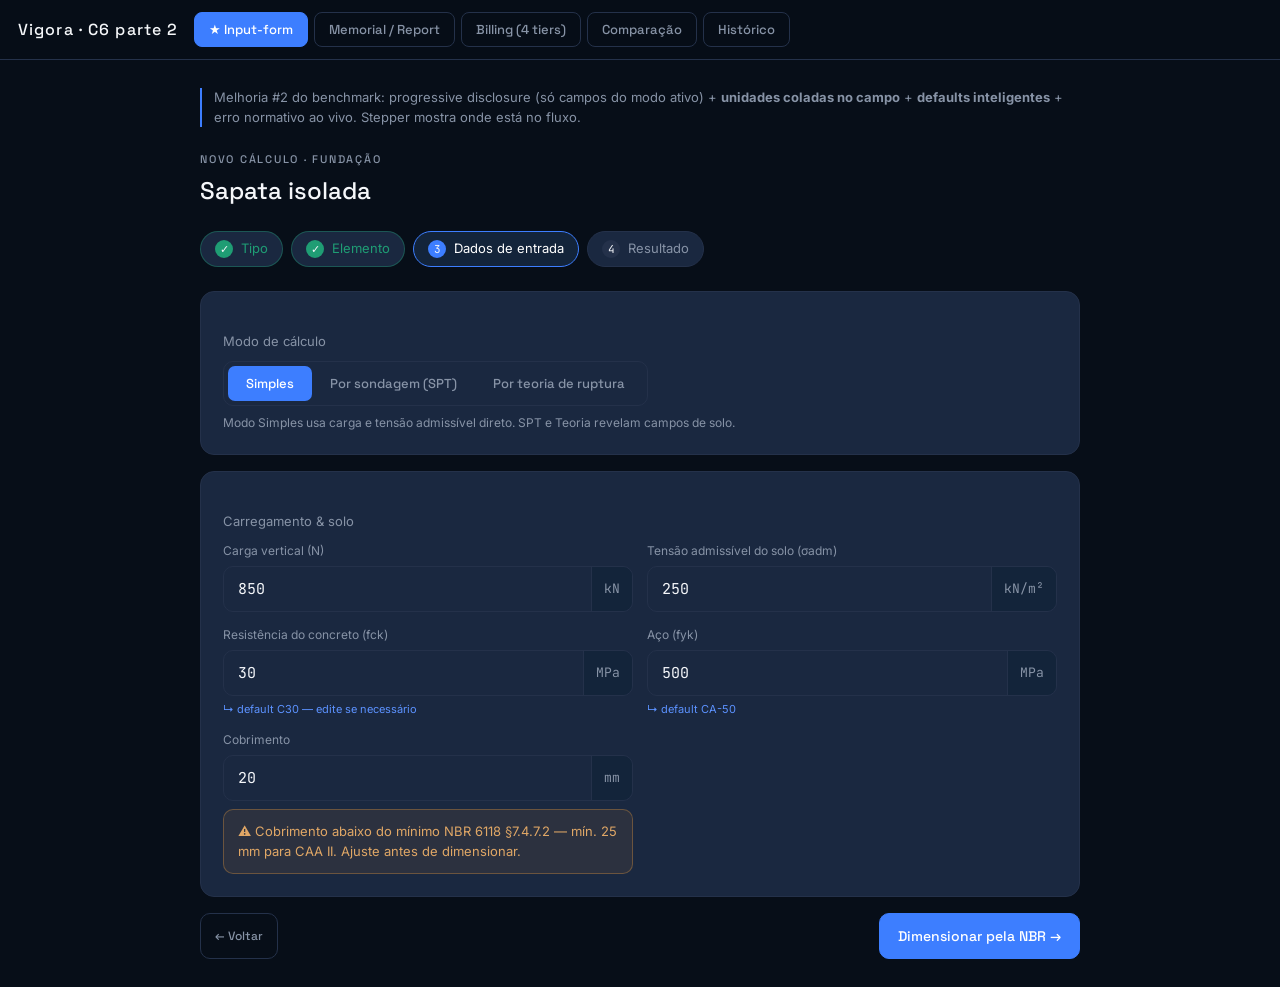
<file: telas-internas.html>
<!DOCTYPE html>
<html lang="pt-BR">
<head>
<meta charset="utf-8">
<meta name="viewport" content="width=device-width, initial-scale=1">
<title>Vigora — Mockups C6 parte 2 (input-form · report · billing · comparação · histórico)</title>
<link href="https://fonts.googleapis.com/css2?family=Space+Grotesk:wght@400;500;700&family=Inter:wght@400;500;600&family=JetBrains+Mono:wght@400;500&display=swap" rel="stylesheet">
<style>
  :root{--night:#0E1A2B;--ink:#1A2840;--ink2:#13243a;--electric:#3D7EFF;--electric-d:#5C92FF;--mist:#F5F7FA;--slate:#8793A6;--line:#24314a;--ok:#1F9D74;--warn:#C8893D}
  *{box-sizing:border-box;margin:0;padding:0}
  body{background:#070E18;color:var(--mist);font-family:Inter,sans-serif;line-height:1.5}
  .num{font-family:'JetBrains Mono',monospace}.wm{font-family:'Space Grotesk';font-weight:500;letter-spacing:.07em}
  .tabs{position:sticky;top:0;z-index:50;display:flex;gap:6px;padding:12px 18px;background:rgba(7,14,24,.95);backdrop-filter:blur(8px);border-bottom:1px solid var(--line);flex-wrap:wrap;align-items:center}
  .tabs b{font-family:'Space Grotesk';margin-right:10px}
  .tabs button{font-family:'Space Grotesk';font-weight:500;font-size:13px;color:var(--slate);background:transparent;border:1px solid var(--line);border-radius:8px;padding:8px 14px;cursor:pointer}
  .tabs button.active{color:#fff;background:var(--electric);border-color:var(--electric)}
  .screen{display:none;padding:28px 20px;min-height:90vh}.screen.active{display:block}
  .screen-note{max-width:880px;margin:0 auto 18px;font-size:13px;color:var(--slate);border-left:2px solid var(--electric);padding-left:12px}
  .wrap{max-width:880px;margin:0 auto}
  .eyebrow{font-size:11px;letter-spacing:.16em;text-transform:uppercase;color:var(--slate);font-family:'Space Grotesk';font-weight:500}
  h1.t{font-family:'Space Grotesk';font-weight:500;font-size:24px;margin:4px 0 22px}
  .btn{font-family:'Space Grotesk';font-weight:500;font-size:14px;border-radius:10px;padding:13px 18px;cursor:pointer;border:1px solid var(--line);display:inline-flex;align-items:center;gap:8px;justify-content:center}
  .btn--primary{background:var(--electric);color:#fff;border-color:var(--electric)}
  .btn--ghost{background:transparent;color:var(--mist)}
  .btn--mini{font-size:12px;padding:9px 14px;color:var(--slate)}
  /* ── INPUT-FORM ── */
  .steps{display:flex;gap:8px;margin-bottom:24px;flex-wrap:wrap}
  .step{display:flex;align-items:center;gap:8px;font-size:13px;color:var(--slate);background:var(--ink);border:1px solid var(--line);border-radius:20px;padding:7px 14px}
  .step.done{color:var(--ok);border-color:rgba(31,157,116,.4)}
  .step.cur{color:#fff;border-color:var(--electric);background:var(--ink2)}
  .step .n{width:18px;height:18px;border-radius:50%;background:var(--line);color:var(--mist);display:grid;place-items:center;font-size:11px;font-family:'JetBrains Mono'}
  .step.cur .n{background:var(--electric)}.step.done .n{background:var(--ok)}
  .seg{display:flex;gap:0;background:var(--ink);border:1px solid var(--line);border-radius:10px;padding:4px;width:fit-content;margin-bottom:8px}
  .seg button{font-family:'Space Grotesk';font-weight:500;font-size:13px;background:transparent;border:none;color:var(--slate);padding:9px 18px;border-radius:7px;cursor:pointer}
  .seg button.on{background:var(--electric);color:#fff}
  .lbl-sm{font-size:13px;color:var(--slate);margin:18px 0 10px;display:block}
  .fields{display:grid;grid-template-columns:1fr 1fr;gap:14px}
  .ig{position:relative}
  .ig label{display:block;font-size:12px;color:var(--slate);margin-bottom:6px}
  .ig .box{display:flex;align-items:center;background:var(--ink);border:1px solid var(--line);border-radius:10px;overflow:hidden}
  .ig .box:focus-within{border-color:var(--electric)}
  .ig input{flex:1;background:transparent;border:none;padding:12px 14px;color:var(--mist);font-family:'JetBrains Mono';font-size:15px;width:100%}
  .ig input:focus{outline:none}
  .ig .unit{padding:0 12px;color:var(--slate);font-family:'JetBrains Mono';font-size:13px;border-left:1px solid var(--line);align-self:stretch;display:flex;align-items:center;background:var(--ink2)}
  .ig .hint{font-size:11px;color:var(--slate);margin-top:5px}
  .ig .hint.def{color:var(--electric-d)}
  .panel{background:var(--ink);border:1px solid var(--line);border-radius:14px;padding:22px;margin-bottom:16px}
  .err-live{display:flex;gap:10px;background:rgba(200,137,61,.1);border:1px solid rgba(200,137,61,.4);border-radius:10px;padding:12px 14px;font-size:13px;color:#e0a766;margin-top:14px}
  /* ── REPORT (memorial preview) ── */
  .doc{background:#fff;color:#0E1A2B;border-radius:14px;padding:0;overflow:hidden;box-shadow:0 12px 40px rgba(0,0,0,.4)}
  .doc__head{background:#0E1A2B;color:#fff;padding:22px 28px;display:flex;align-items:center;justify-content:space-between}
  .doc__head .brand{display:flex;align-items:center;gap:11px}
  .doc__head h2{font-family:'Space Grotesk';font-weight:500;font-size:15px}
  .doc__head .meta{font-family:'JetBrains Mono';font-size:11px;color:#9fb0c8;text-align:right}
  .doc__body{padding:26px 28px}
  .doc h3{font-family:'Space Grotesk';font-weight:500;font-size:13px;color:#2563EB;text-transform:uppercase;letter-spacing:.08em;margin:20px 0 10px;border-bottom:1px solid #E2E7EF;padding-bottom:6px}
  .doc h3:first-child{margin-top:0}
  .doc table{width:100%;border-collapse:collapse;font-size:13px}
  .doc td{padding:7px 0;border-bottom:1px solid #EEF1F6}
  .doc td.k{color:#8793A6}.doc td.v{text-align:right;font-family:'JetBrains Mono';font-weight:500}
  .doc__verdict{display:inline-flex;align-items:center;gap:8px;background:rgba(31,157,116,.12);color:#15795a;border:1px solid rgba(31,157,116,.4);border-radius:8px;padding:8px 14px;font-size:13px;font-weight:600;margin:6px 0}
  .doc__disc{font-size:11px;color:#8793A6;background:#F5F7FA;border-radius:8px;padding:12px;margin-top:18px}
  .doc__foot{padding:14px 28px;border-top:1px solid #E2E7EF;font-size:11px;color:#8793A6;display:flex;justify-content:space-between;align-items:center}
  /* ── BILLING ── */
  .plans{display:grid;grid-template-columns:repeat(4,1fr);gap:14px;align-items:stretch}
  .plan{background:var(--ink);border:1px solid var(--line);border-radius:16px;padding:22px;display:flex;flex-direction:column;position:relative}
  .plan--feat{border-color:var(--electric);box-shadow:0 0 0 1px var(--electric)}
  .plan__badge{position:absolute;top:-10px;left:50%;transform:translateX(-50%);background:var(--electric);color:#fff;font-size:10px;font-family:'JetBrains Mono';padding:4px 12px;border-radius:20px;white-space:nowrap}
  .plan h3{font-family:'Space Grotesk';font-weight:500;font-size:16px}
  .plan .desc{font-size:12px;color:var(--slate);margin:4px 0 14px;min-height:32px}
  .plan .price{font-family:'JetBrains Mono';font-weight:500;font-size:30px}
  .plan .price small{font-size:13px;color:var(--slate)}
  .plan ul{list-style:none;margin:16px 0;flex:1;display:flex;flex-direction:column;gap:9px}
  .plan li{font-size:13px;color:var(--mist);display:flex;gap:8px;align-items:flex-start}
  .plan li .c{color:var(--ok);flex:0 0 auto}
  .plan .anchor{font-size:11px;color:var(--electric-d);margin-bottom:8px;font-family:'JetBrains Mono'}
  /* ── COMPARAÇÃO ── */
  .cmp-grid{display:grid;grid-template-columns:200px 1fr 1fr;gap:1px;background:var(--line);border:1px solid var(--line);border-radius:14px;overflow:hidden}
  .cmp-grid > div{background:var(--night);padding:14px 16px;font-size:14px}
  .cmp-grid .h{background:var(--ink2);font-family:'Space Grotesk';font-weight:500}
  .cmp-grid .rk{color:var(--slate);font-size:13px}
  .cmp-grid .num{font-family:'JetBrains Mono'}
  .cmp-grid .win{color:var(--ok)}
  .cmp-cost{font-family:'JetBrains Mono';font-size:20px}
  /* ── HISTORY ── */
  .hlist{display:flex;flex-direction:column;gap:10px}
  .hrow{background:var(--ink);border:1px solid var(--line);border-radius:12px;padding:16px 18px;cursor:pointer}
  .hrow:hover{border-color:var(--electric)}
  .hrow__top{display:flex;align-items:center;gap:12px}
  .tag{font-size:11px;font-family:'JetBrains Mono';background:var(--ink2);border:1px solid var(--line);padding:3px 9px;border-radius:6px;color:var(--electric-d)}
  .hrow__name{font-size:15px;font-family:'Space Grotesk';font-weight:500}
  .hrow__meta{margin-left:auto;font-size:12px;color:var(--slate);font-family:'JetBrains Mono';text-align:right}
  .hrow__sub{font-size:12px;color:var(--slate);margin-top:6px;font-family:'JetBrains Mono'}
  .stt{display:inline-flex;align-items:center;gap:6px;font-size:12px}
  .stt--ok{color:var(--ok)}.stt--warn{color:var(--warn)}
  .hactions{display:flex;gap:8px;margin-top:14px;padding-top:14px;border-top:1px solid var(--line)}
</style>
</head>
<body>

<div class="tabs">
  <b class="wm">Vigora · C6 parte 2</b>
  <button class="active" onclick="show('inputform',this)">★ Input-form</button>
  <button onclick="show('report',this)">Memorial / Report</button>
  <button onclick="show('billing',this)">Billing (4 tiers)</button>
  <button onclick="show('comparacao',this)">Comparação</button>
  <button onclick="show('history',this)">Histórico</button>
</div>

<!-- ════════ INPUT-FORM ════════ -->
<section class="screen active" id="inputform">
  <p class="screen-note">Melhoria #2 do benchmark: progressive disclosure (só campos do modo ativo) + <b>unidades coladas no campo</b> + <b>defaults inteligentes</b> + erro normativo ao vivo. Stepper mostra onde está no fluxo.</p>
  <div class="wrap">
    <span class="eyebrow">Novo cálculo · Fundação</span>
    <h1 class="t">Sapata isolada</h1>

    <div class="steps">
      <span class="step done"><span class="n">✓</span> Tipo</span>
      <span class="step done"><span class="n">✓</span> Elemento</span>
      <span class="step cur"><span class="n">3</span> Dados de entrada</span>
      <span class="step"><span class="n">4</span> Resultado</span>
    </div>

    <div class="panel">
      <span class="lbl-sm">Modo de cálculo</span>
      <div class="seg">
        <button class="on">Simples</button>
        <button>Por sondagem (SPT)</button>
        <button>Por teoria de ruptura</button>
      </div>
      <p style="font-size:12px;color:var(--slate);margin-top:8px">Modo Simples usa carga e tensão admissível direto. SPT e Teoria revelam campos de solo.</p>
    </div>

    <div class="panel">
      <span class="lbl-sm">Carregamento &amp; solo</span>
      <div class="fields">
        <div class="ig">
          <label>Carga vertical (N)</label>
          <div class="box"><input value="850" /><span class="unit">kN</span></div>
        </div>
        <div class="ig">
          <label>Tensão admissível do solo (σadm)</label>
          <div class="box"><input value="250" /><span class="unit">kN/m²</span></div>
        </div>
        <div class="ig">
          <label>Resistência do concreto (fck)</label>
          <div class="box"><input value="30" /><span class="unit">MPa</span></div>
          <div class="hint def">↳ default C30 — edite se necessário</div>
        </div>
        <div class="ig">
          <label>Aço (fyk)</label>
          <div class="box"><input value="500" /><span class="unit">MPa</span></div>
          <div class="hint def">↳ default CA-50</div>
        </div>
        <div class="ig">
          <label>Cobrimento</label>
          <div class="box"><input value="20" /><span class="unit">mm</span></div>
          <div class="err-live" style="grid-column:1/-1;margin-top:8px">⚠ Cobrimento abaixo do mínimo NBR 6118 §7.4.7.2 — mín. 25 mm para CAA II. Ajuste antes de dimensionar.</div>
        </div>
      </div>
    </div>

    <div style="display:flex;gap:12px;justify-content:space-between">
      <button class="btn btn--ghost btn--mini">← Voltar</button>
      <button class="btn btn--primary">Dimensionar pela NBR →</button>
    </div>
  </div>
</section>

<!-- ════════ REPORT / MEMORIAL ════════ -->
<section class="screen" id="report">
  <p class="screen-note">Memorial PDF na marca Vigora (era "Fundah"). Peso de peça técnica (benchmark TQS) + cabeçalho com logo + versão da norma. 1 ação primária (memorial completo), PDF rápido secundário.</p>
  <div class="wrap">
    <span class="eyebrow">Pré-visualização do memorial</span>
    <h1 class="t">Memorial de cálculo</h1>
    <div class="doc">
      <div class="doc__head">
        <div class="brand">
          <svg width="30" height="30" viewBox="0 0 64 64" fill="none"><g stroke="#fff" stroke-width="4.5" stroke-linejoin="miter"><path d="M11 11 L32 49"/><path d="M53 11 L32 49"/></g><g stroke="#5C92FF" stroke-width="2.6" stroke-linejoin="miter" fill="none"><path d="M15.4 19 L48.6 19"/><path d="M21 30 L43 30"/><polyline points="15.4,19 21,30 26.5,40 32,49 37.5,40 43,30 48.6,19"/></g><path d="M27 47.5 L37 47.5 L33.5 54 L30.5 54 Z" fill="#fff"/></svg>
          <div><div class="wm" style="font-size:16px">VIGORA</div><div style="font-size:11px;color:#9fb0c8">Memorial de pré-dimensionamento</div></div>
        </div>
        <div class="meta">ID #4827<br>22/06/2026<br>NBR 6118 · 6122</div>
      </div>
      <div class="doc__body">
        <h3>Dados de entrada</h3>
        <table><tbody>
          <tr><td class="k">Tipo de fundação</td><td class="v">Sapata isolada</td></tr>
          <tr><td class="k">Carga vertical (N)</td><td class="v">850 kN</td></tr>
          <tr><td class="k">Tensão admissível</td><td class="v">250 kN/m²</td></tr>
          <tr><td class="k">Concreto / Aço</td><td class="v">C30 / CA-50</td></tr>
        </tbody></table>

        <h3>Resultados</h3>
        <table><tbody>
          <tr><td class="k">Dimensão (B × L)</td><td class="v">1,50 × 1,50 m</td></tr>
          <tr><td class="k">Altura (h)</td><td class="v">0,40 m</td></tr>
          <tr><td class="k">Tensão no solo</td><td class="v">222 kN/m²</td></tr>
          <tr><td class="k">Armadura</td><td class="v">9 Ø 10 mm</td></tr>
        </tbody></table>

        <h3>Veredito de engenharia</h3>
        <div class="doc__verdict">✓ Atende à NBR 6118 / 6122 — apto a seguir</div>
        <table><tbody>
          <tr><td class="k">Fator de segurança</td><td class="v">FS 3,1</td></tr>
          <tr><td class="k">Punção</td><td class="v">0,82 · revisar</td></tr>
        </tbody></table>

        <div class="doc__disc">Documento de pré-dimensionamento gerado pela Vigora. Não substitui projeto estrutural assinado por responsável técnico. Revise as premissas antes de assinar.</div>
      </div>
      <div class="doc__foot"><span>vigora.lavitacode.com.br</span><span class="num">Motor Vigora · NBR 6118 · 6122</span></div>
    </div>
    <div style="display:flex;gap:12px;margin-top:18px">
      <button class="btn btn--primary">⬇ Baixar memorial completo (PDF)</button>
      <button class="btn btn--ghost btn--mini">PDF rápido</button>
    </div>
  </div>
</section>

<!-- ════════ BILLING (4 tiers da C3) ════════ -->
<section class="screen" id="billing">
  <p class="screen-note">Billing com os <b>4 tiers reais da C3</b> + <b>toggle Mensal/Anual</b> (anual = 2 meses grátis, ~17% off). No Stripe = 2 Price IDs por plano. Free = 1 projeto completo.</p>
  <div class="wrap" style="max-width:1000px">
    <span class="eyebrow" style="text-align:center;display:block">Planos</span>
    <h1 class="t" style="text-align:center">Tudo incluso. Você paga por volume, não por recurso.</h1>

    <!-- toggle mensal/anual -->
    <div style="display:flex;justify-content:center;margin-bottom:8px">
      <div class="seg" style="margin-bottom:0">
        <button class="on" id="bm" onclick="setCiclo('mensal',this)">Mensal</button>
        <button id="ba" onclick="setCiclo('anual',this)">Anual · 2 meses grátis</button>
      </div>
    </div>
    <p id="ciclo-note" style="text-align:center;font-size:12px;color:var(--electric-d);font-family:'JetBrains Mono';margin-bottom:22px">cobrança mensal recorrente · cancele quando quiser</p>

    <div class="plans">
      <div class="plan">
        <h3>Grátis</h3>
        <div class="desc">Para experimentar o fluxo completo.</div>
        <div class="price">R$ 0</div>
        <ul>
          <li><span class="c">✓</span> 1 projeto completo</li>
          <li><span class="c">✓</span> cálculo NBR + orçamento</li>
          <li><span class="c">✓</span> 1 memorial em PDF</li>
          <li><span class="c">✓</span> sem cartão</li>
        </ul>
        <button class="btn btn--ghost btn--mini" disabled>Plano atual</button>
      </div>
      <div class="plan plan--feat">
        <span class="plan__badge">MAIS POPULAR</span>
        <h3>Autônomo</h3>
        <div class="desc">Para o calculista independente.</div>
        <div class="anchor" id="an-au">17% abaixo do Eberick (R$239)</div>
        <div class="price"><span class="pval" data-m="199" data-a="1.990">R$ 199</span><small class="per">/mês</small></div>
        <div class="eqv" data-eqv="166" style="font-size:11px;color:var(--slate);font-family:'JetBrains Mono';min-height:16px"></div>
        <ul>
          <li><span class="c">✓</span> projetos ilimitados</li>
          <li><span class="c">✓</span> memorial PDF ilimitado</li>
          <li><span class="c">✓</span> todas as fundações + estrutura</li>
          <li><span class="c">✓</span> orçamento + comparação</li>
        </ul>
        <button class="btn btn--primary">Assinar Autônomo</button>
        <p style="font-size:11px;color:var(--slate);text-align:center;margin-top:8px">🔒 Pagamento seguro via Stripe</p>
      </div>
      <div class="plan">
        <h3>Escritório</h3>
        <div class="desc">Para equipes de 2 a 5 engenheiros.</div>
        <div class="price"><span class="pval" data-m="159" data-a="1.590">R$ 159</span><small class="per">/seat·mês</small></div>
        <div class="eqv" data-eqv="132" style="font-size:11px;color:var(--slate);font-family:'JetBrains Mono';min-height:16px"></div>
        <ul>
          <li><span class="c">✓</span> tudo do Autônomo</li>
          <li><span class="c">✓</span> projetos compartilhados</li>
          <li><span class="c">✓</span> mín. 2 assentos</li>
        </ul>
        <button class="btn btn--ghost">Assinar</button>
      </div>
      <div class="plan">
        <h3>Escritório+</h3>
        <div class="desc">Para times de 6+ engenheiros.</div>
        <div class="price"><span class="pval" data-m="129" data-a="1.290">R$ 129</span><small class="per">/seat·mês</small></div>
        <div class="eqv" data-eqv="108" style="font-size:11px;color:var(--slate);font-family:'JetBrains Mono';min-height:16px"></div>
        <ul>
          <li><span class="c">✓</span> tudo do Escritório</li>
          <li><span class="c">✓</span> melhor preço por assento</li>
          <li><span class="c">✓</span> 6+ assentos</li>
        </ul>
        <button class="btn btn--ghost">Falar com vendas</button>
      </div>
    </div>
  </div>
</section>

<!-- ════════ COMPARAÇÃO ════════ -->
<section class="screen" id="comparacao">
  <p class="screen-note">A vantagem injusta: comparar opções recalcula <b>estrutura E orçamento juntos</b> (impossível nos concorrentes). Vencedor por critério destacado.</p>
  <div class="wrap">
    <span class="eyebrow">Comparar opções</span>
    <h1 class="t">Sapata isolada × Estaca (SPT)</h1>
    <div class="cmp-grid">
      <div class="h">Critério</div><div class="h">Sapata isolada</div><div class="h">Estaca escavada</div>
      <div class="rk">Capacidade</div><div class="num">850 kN</div><div class="num">850 kN</div>
      <div class="rk">Verificação NBR</div><div class="win">✓ aprovado</div><div class="win">✓ aprovado</div>
      <div class="rk">Volume de concreto</div><div class="num">0,90 m³</div><div class="num">1,35 m³</div>
      <div class="rk">Aço</div><div class="num">38 kg</div><div class="num">52 kg</div>
      <div class="rk">Profundidade</div><div class="num">0,40 m</div><div class="num">8,0 m</div>
      <div class="rk">Custo estimado</div><div class="cmp-cost win">R$ 1.489</div><div class="cmp-cost">R$ 2.760</div>
      <div class="rk">Recomendação</div><div class="win">↳ menor custo</div><div class="rk">indicado p/ solo fraco</div>
    </div>
    <p style="font-size:13px;color:var(--slate);margin-top:16px;text-align:center">Trocar um parâmetro recalcula as duas colunas — estrutura e orçamento — ao mesmo tempo.</p>
  </div>
</section>

<!-- ════════ HISTÓRICO ════════ -->
<section class="screen" id="history">
  <p class="screen-note">Histórico com status visível (✓/⚠), versão da norma, e ações: ver resultado · duplicar · CSV. Linha expansível mantém o detalhe do código atual.</p>
  <div class="wrap">
    <div style="display:flex;justify-content:space-between;align-items:center;margin-bottom:20px">
      <div><span class="eyebrow">Seus projetos</span><h1 class="t" style="margin:4px 0 0">Histórico</h1></div>
      <button class="btn btn--ghost btn--mini">↻ Atualizar</button>
    </div>
    <div class="hlist">
      <div class="hrow">
        <div class="hrow__top">
          <span class="tag">sapata</span>
          <span class="hrow__name">Bloco A — sapata isolada</span>
          <span class="hrow__meta">#4827<br>22/06 14:30</span>
        </div>
        <div class="hrow__sub">1,50 × 1,50 m · 850 kN · <span class="stt stt--ok">✓ aprovado</span> · R$ 1.489 · NBR 6118</div>
        <div class="hactions">
          <button class="btn btn--primary btn--mini">👁 Ver resultado</button>
          <button class="btn btn--ghost btn--mini">⧉ Duplicar</button>
          <button class="btn btn--ghost btn--mini">⬇ CSV</button>
        </div>
      </div>
      <div class="hrow">
        <div class="hrow__top">
          <span class="tag">estaca</span>
          <span class="hrow__name">Galpão — estaca SPT</span>
          <span class="hrow__meta">#4811<br>21/06 09:12</span>
        </div>
        <div class="hrow__sub">Ø 40 cm · 8,0 m · <span class="stt stt--warn">⚠ revisar punção</span> · R$ 2.760 · NBR 6122</div>
      </div>
      <div class="hrow">
        <div class="hrow__top">
          <span class="tag">viga</span>
          <span class="hrow__name">Residência — viga V12</span>
          <span class="hrow__meta">#4790<br>19/06 16:45</span>
        </div>
        <div class="hrow__sub">20 × 50 cm · vão 5,0 m · <span class="stt stt--ok">✓ aprovado</span> · R$ 980 · NBR 6118</div>
      </div>
    </div>
  </div>
</section>

<script>
  function setCiclo(ciclo, btn){
    document.getElementById('bm').classList.toggle('on', ciclo==='mensal');
    document.getElementById('ba').classList.toggle('on', ciclo==='anual');
    var note=document.getElementById('ciclo-note');
    document.querySelectorAll('#billing .pval').forEach(function(el){
      el.textContent = 'R$ ' + (ciclo==='mensal' ? el.dataset.m : el.dataset.a);
    });
    document.querySelectorAll('#billing .per').forEach(function(el){
      el.textContent = ciclo==='mensal' ? (el.textContent.indexOf('seat')>=0?'/seat·mês':'/mês')
                                         : (el.textContent.indexOf('seat')>=0?'/seat·ano':'/ano');
    });
    document.querySelectorAll('#billing .eqv').forEach(function(el){
      el.textContent = ciclo==='anual' ? ('≈ R$ '+el.dataset.eqv+'/mês · 2 meses grátis') : '';
    });
    note.textContent = ciclo==='mensal'
      ? 'cobrança mensal recorrente · cancele quando quiser'
      : 'cobrança anual única · economize ~17% (2 meses grátis)';
  }

  function show(id, btn){
    document.querySelectorAll('.screen').forEach(s=>s.classList.remove('active'));
    document.getElementById(id).classList.add('active');
    document.querySelectorAll('.tabs button').forEach(b=>b.classList.remove('active'));
    btn.classList.add('active');
    window.scrollTo(0,0);
  }
</script>
</body>
</html>
</file>
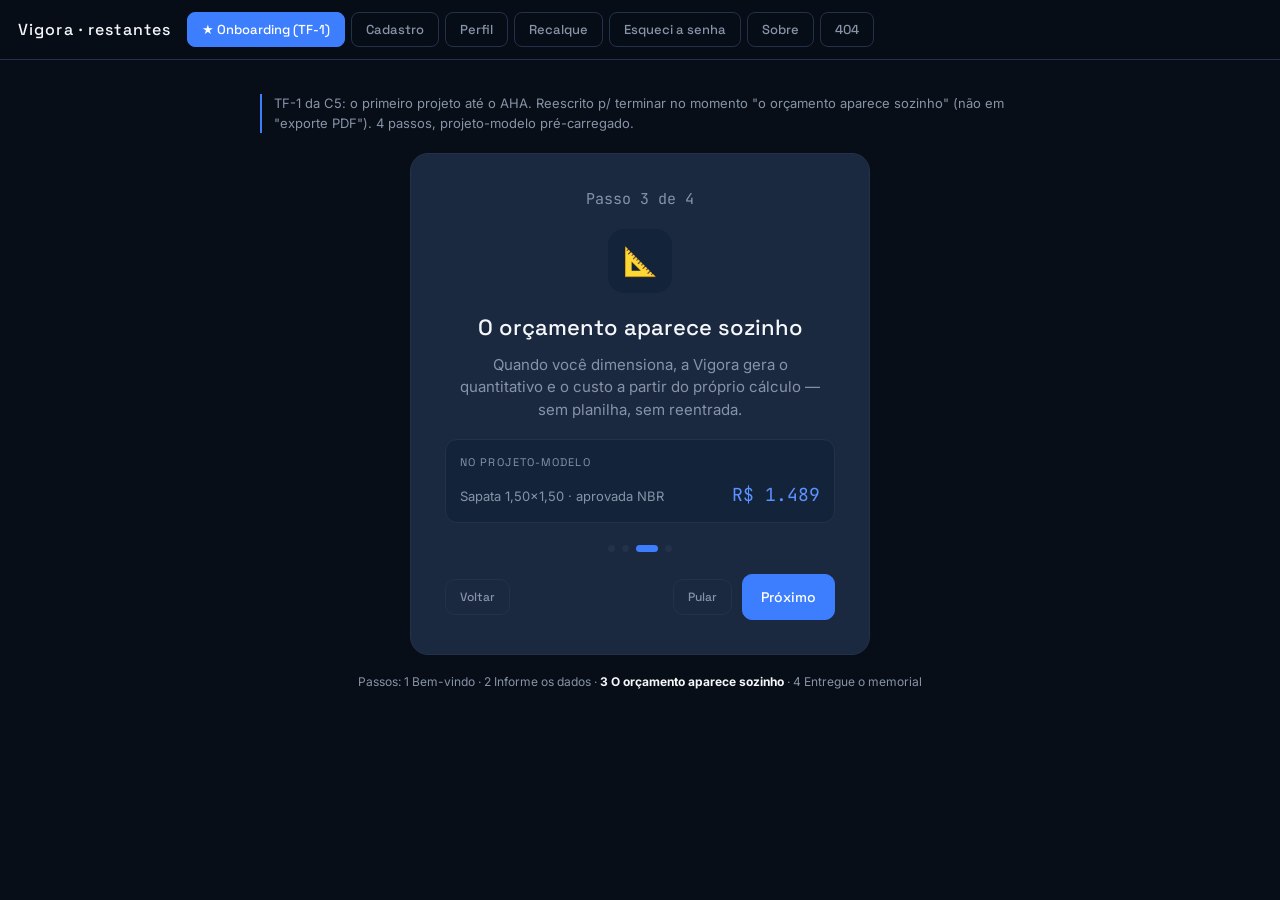
<file: telas-restantes.html>
<!DOCTYPE html>
<html lang="pt-BR">
<head>
<meta charset="utf-8">
<meta name="viewport" content="width=device-width, initial-scale=1">
<title>Vigora — telas restantes (onboarding · cadastro · perfil · recalque · senha · about · 404)</title>
<link rel="icon" type="image/svg+xml" href="favicon.svg">
<link href="https://fonts.googleapis.com/css2?family=Space+Grotesk:wght@400;500;700&family=Inter:wght@400;500;600&family=JetBrains+Mono:wght@400;500&display=swap" rel="stylesheet">
<style>
  :root{--night:#0E1A2B;--ink:#1A2840;--ink2:#13243a;--electric:#3D7EFF;--electric-d:#5C92FF;--mist:#F5F7FA;--slate:#8793A6;--line:#24314a;--ok:#1F9D74;--warn:#C8893D}
  *{box-sizing:border-box;margin:0;padding:0}
  body{background:#070E18;color:var(--mist);font-family:Inter,sans-serif;line-height:1.5}
  .num{font-family:'JetBrains Mono',monospace}.wm{font-family:'Space Grotesk';font-weight:500;letter-spacing:.07em}
  .tabs{position:sticky;top:0;z-index:50;display:flex;gap:6px;padding:12px 18px;background:rgba(7,14,24,.95);backdrop-filter:blur(8px);border-bottom:1px solid var(--line);flex-wrap:wrap;align-items:center}
  .tabs b{font-family:'Space Grotesk';margin-right:10px}
  .tabs button{font-family:'Space Grotesk';font-weight:500;font-size:13px;color:var(--slate);background:transparent;border:1px solid var(--line);border-radius:8px;padding:8px 14px;cursor:pointer}
  .tabs button.active{color:#fff;background:var(--electric);border-color:var(--electric)}
  .screen{display:none;padding:34px 20px;min-height:88vh}.screen.active{display:block}
  .note{max-width:760px;margin:0 auto 20px;font-size:13px;color:var(--slate);border-left:2px solid var(--electric);padding-left:12px}
  .wrap{max-width:760px;margin:0 auto}
  .eyebrow{font-size:11px;letter-spacing:.16em;text-transform:uppercase;color:var(--slate);font-family:'Space Grotesk';font-weight:500}
  h1.t{font-family:'Space Grotesk';font-weight:500;font-size:24px;margin:4px 0 22px}
  .btn{font-family:'Space Grotesk';font-weight:500;font-size:14px;border-radius:10px;padding:13px 18px;cursor:pointer;border:1px solid var(--line);display:inline-flex;align-items:center;gap:8px;justify-content:center}
  .btn--primary{background:var(--electric);color:#fff;border-color:var(--electric)}
  .btn--ghost{background:transparent;color:var(--mist)}
  .btn--mini{font-size:12px;padding:9px 14px;color:var(--slate)}
  .field{margin-bottom:16px}.field label{display:block;font-size:13px;color:var(--slate);margin-bottom:7px}
  .field .opt{color:var(--slate);font-weight:400}
  .field input{width:100%;background:var(--ink);border:1px solid var(--line);border-radius:10px;padding:13px 14px;color:var(--mist);font-family:Inter;font-size:15px}
  .field input:focus{outline:none;border-color:var(--electric)}
  .field .hint{font-size:11px;color:var(--slate);margin-top:5px}
  .card{background:var(--ink);border:1px solid var(--line);border-radius:16px;padding:30px}
  .auth-card{max-width:440px;margin:0 auto}
  .auth-card .brand{display:flex;align-items:center;gap:10px;justify-content:center;margin-bottom:22px}
  .alt{text-align:center;font-size:13px;color:var(--slate);margin-top:16px}.alt a{color:var(--electric-d);text-decoration:none}
  /* onboarding */
  .onb{max-width:460px;margin:0 auto;background:var(--ink);border:1px solid var(--line);border-radius:18px;padding:34px;text-align:center;position:relative}
  .onb__prog{font-size:12px;color:var(--slate);font-family:'JetBrains Mono'}
  .onb__icon{width:64px;height:64px;border-radius:16px;background:var(--ink2);display:grid;place-items:center;margin:18px auto;font-size:28px}
  .onb h2{font-family:'Space Grotesk';font-weight:500;font-size:22px;margin-bottom:10px}
  .onb p{color:var(--slate);font-size:15px;max-width:360px;margin:0 auto}
  .onb__dots{display:flex;gap:7px;justify-content:center;margin:22px 0;list-style:none}
  .onb__dots li{width:7px;height:7px;border-radius:50%;background:var(--line)}
  .onb__dots li.on{background:var(--electric);width:22px;border-radius:4px}
  .onb__act{display:flex;gap:10px;align-items:center;margin-top:8px}
  .onb__spacer{flex:1}
  .onb__demo{margin-top:18px;padding:14px;background:var(--ink2);border:1px solid var(--line);border-radius:12px;text-align:left;font-size:13px}
  .onb__demo .k{color:var(--slate);font-size:11px;letter-spacing:.1em;text-transform:uppercase;font-family:'Space Grotesk'}
  .onb__demo .v{font-family:'JetBrains Mono';color:var(--electric-d);font-size:18px;margin-top:4px}
  /* profile */
  .prof-head{display:flex;align-items:center;gap:18px;margin-bottom:24px}
  .avatar{width:64px;height:64px;border-radius:50%;background:linear-gradient(135deg,var(--electric),#2563EB);display:grid;place-items:center;font-family:'Space Grotesk';font-weight:700;font-size:24px;color:#fff}
  .prof-head h2{font-family:'Space Grotesk';font-weight:500;font-size:20px}
  .prof-head .mail{color:var(--slate);font-size:14px;font-family:'JetBrains Mono'}
  .planrow{display:flex;align-items:center;justify-content:space-between;background:var(--ink2);border:1px solid var(--line);border-radius:12px;padding:16px 18px;margin-bottom:18px}
  .planrow .pp b{font-family:'Space Grotesk';font-weight:500}
  .planrow .pp span{font-size:13px;color:var(--slate)}
  .pill{font-size:11px;font-family:'JetBrains Mono';color:var(--electric-d);border:1px solid var(--line);padding:4px 10px;border-radius:20px}
  /* recalque (input→result pattern) */
  .seg{display:flex;background:var(--ink);border:1px solid var(--line);border-radius:10px;padding:4px;width:fit-content;margin-bottom:16px}
  .seg button{font-family:'Space Grotesk';font-weight:500;font-size:13px;background:transparent;border:none;color:var(--slate);padding:9px 16px;border-radius:7px;cursor:pointer}
  .seg button.on{background:var(--electric);color:#fff}
  .fields{display:grid;grid-template-columns:1fr 1fr;gap:14px}
  .ig label{display:block;font-size:12px;color:var(--slate);margin-bottom:6px}
  .ig .box{display:flex;align-items:center;background:var(--ink);border:1px solid var(--line);border-radius:10px;overflow:hidden}
  .ig input{flex:1;background:transparent;border:none;padding:12px 14px;color:var(--mist);font-family:'JetBrains Mono';font-size:15px;width:100%}
  .ig input:focus{outline:none}
  .ig .unit{padding:0 12px;color:var(--slate);font-family:'JetBrains Mono';font-size:13px;border-left:1px solid var(--line);align-self:stretch;display:flex;align-items:center;background:var(--ink2)}
  .res-hero{background:var(--ink);border:1px solid var(--line);border-radius:16px;padding:24px;margin-top:18px;text-align:center}
  .res-hero .lbl{font-size:13px;color:var(--slate)}
  .res-hero .big{font-family:'JetBrains Mono';font-weight:500;font-size:38px;margin:6px 0}
  .res-hero .ok{color:var(--ok);font-size:13px}
  /* utilitárias */
  .center{max-width:460px;margin:60px auto;text-align:center}
  .center .big404{font-family:'JetBrains Mono';font-weight:500;font-size:64px;color:var(--electric-d)}
  .center h2{font-family:'Space Grotesk';font-weight:500;font-size:22px;margin:10px 0}
  .center p{color:var(--slate);margin-bottom:22px}
  .about-sec{margin-bottom:20px}.about-sec h3{font-family:'Space Grotesk';font-weight:500;font-size:15px;margin-bottom:6px}
  .about-sec p{color:var(--slate);font-size:14px}
</style>
</head>
<body>
<div class="tabs">
  <b class="wm">Vigora · restantes</b>
  <button class="active" onclick="show('onb',this)">★ Onboarding (TF-1)</button>
  <button onclick="show('register',this)">Cadastro</button>
  <button onclick="show('profile',this)">Perfil</button>
  <button onclick="show('recalque',this)">Recalque</button>
  <button onclick="show('senha',this)">Esqueci a senha</button>
  <button onclick="show('about',this)">Sobre</button>
  <button onclick="show('nf',this)">404</button>
</div>

<!-- ONBOARDING -->
<section class="screen active" id="onb">
  <p class="note">TF-1 da C5: o primeiro projeto até o AHA. Reescrito p/ terminar no momento "o orçamento aparece sozinho" (não em "exporte PDF"). 4 passos, projeto-modelo pré-carregado.</p>
  <div class="onb">
    <p class="onb__prog">Passo 3 de 4</p>
    <div class="onb__icon">📐</div>
    <h2>O orçamento aparece sozinho</h2>
    <p>Quando você dimensiona, a Vigora gera o quantitativo e o custo a partir do próprio cálculo — sem planilha, sem reentrada.</p>
    <div class="onb__demo">
      <div class="k">No projeto-modelo</div>
      <div style="display:flex;justify-content:space-between;align-items:baseline;margin-top:6px">
        <span style="font-size:13px;color:var(--slate)">Sapata 1,50×1,50 · aprovada NBR</span>
        <span class="v">R$ 1.489</span>
      </div>
    </div>
    <ul class="onb__dots"><li></li><li></li><li class="on"></li><li></li></ul>
    <div class="onb__act">
      <button class="btn btn--ghost btn--mini">Voltar</button>
      <span class="onb__spacer"></span>
      <button class="btn btn--ghost btn--mini">Pular</button>
      <button class="btn btn--primary">Próximo</button>
    </div>
  </div>
  <p style="text-align:center;color:var(--slate);font-size:12px;margin-top:18px">Passos: 1 Bem-vindo · 2 Informe os dados · <b style="color:var(--mist)">3 O orçamento aparece sozinho</b> · 4 Entregue o memorial</p>
</section>

<!-- REGISTER -->
<section class="screen" id="register">
  <p class="note">Cadastro com identidade Vigora (era Bootstrap). Campo de organização opcional (multi-tenant). Reforça "1 projeto completo grátis, sem cartão".</p>
  <div class="card auth-card">
    <div class="brand">
      <svg width="30" height="30" viewBox="0 0 64 64" fill="none"><g stroke="#F5F7FA" stroke-width="4.5" stroke-linejoin="miter"><path d="M11 11 L32 49"/><path d="M53 11 L32 49"/></g><g stroke="#5C92FF" stroke-width="2.6" stroke-linejoin="miter" fill="none"><path d="M15.4 19 L48.6 19"/><path d="M21 30 L43 30"/><polyline points="15.4,19 21,30 26.5,40 32,49 37.5,40 43,30 48.6,19"/></g><path d="M27 47.5 L37 47.5 L33.5 54 L30.5 54 Z" fill="#F5F7FA"/></svg>
      <span class="wm" style="font-size:18px">VIGORA</span>
    </div>
    <h2 style="font-family:'Space Grotesk';font-weight:500;font-size:20px;text-align:center">Criar conta</h2>
    <p style="text-align:center;color:var(--slate);font-size:13px;margin-bottom:22px">1 projeto completo grátis · sem cartão</p>
    <div class="field"><label>E-mail</label><input type="email" placeholder="voce@email.com"></div>
    <div class="field"><label>Senha</label><input type="password" placeholder="mínimo 8 caracteres"><div class="hint">use letras, números e ao menos um símbolo</div></div>
    <div class="field"><label>Nome da organização <span class="opt">(opcional)</span></label><input type="text" placeholder="Ex.: Minha Engenharia Ltda."><div class="hint">deixe em branco se trabalha como autônomo</div></div>
    <button class="btn btn--primary" style="width:100%">Criar conta grátis</button>
    <p class="alt">Já tem conta? <a href="#">Entrar</a></p>
  </div>
</section>

<!-- PROFILE -->
<section class="screen" id="profile">
  <p class="note">Perfil/conta: dados, plano atual com uso, e ações. Hoje o produto tem a rota mas sem tela rica.</p>
  <div class="wrap" style="max-width:560px">
    <span class="eyebrow">Conta</span>
    <h1 class="t">Seu perfil</h1>
    <div class="prof-head">
      <div class="avatar">RD</div>
      <div><h2>Rafael Dias</h2><div class="mail">rafasdiasdev@gmail.com</div></div>
    </div>
    <div class="planrow">
      <div class="pp"><b>Plano Grátis</b><br><span>1 de 1 projeto usado</span></div>
      <button class="btn btn--primary btn--mini">Fazer upgrade — R$199/mês</button>
    </div>
    <div class="card" style="padding:0">
      <div style="padding:16px 20px;border-bottom:1px solid var(--line);display:flex;justify-content:space-between"><span style="color:var(--slate);font-size:14px">Nome</span><span>Rafael Dias</span></div>
      <div style="padding:16px 20px;border-bottom:1px solid var(--line);display:flex;justify-content:space-between"><span style="color:var(--slate);font-size:14px">E-mail</span><span class="num" style="font-size:13px">rafasdiasdev@gmail.com</span></div>
      <div style="padding:16px 20px;border-bottom:1px solid var(--line);display:flex;justify-content:space-between"><span style="color:var(--slate);font-size:14px">Organização</span><span>Autônomo</span></div>
      <div style="padding:16px 20px;display:flex;justify-content:space-between"><span style="color:var(--slate);font-size:14px">Membro desde</span><span class="num" style="font-size:13px">jun 2026</span></div>
    </div>
    <div style="display:flex;gap:12px;margin-top:18px">
      <button class="btn btn--ghost btn--mini">Editar dados</button>
      <button class="btn btn--ghost btn--mini">Alterar senha</button>
      <button class="btn btn--ghost btn--mini" style="margin-left:auto;color:var(--warn);border-color:rgba(200,137,61,.4)">Sair</button>
    </div>
  </div>
</section>

<!-- RECALQUE -->
<section class="screen" id="recalque">
  <p class="note">Ferramenta de recalque: mesmo padrão input→resultado das outras (unidades coladas, hero do resultado, status NBR). Rota própria no produto.</p>
  <div class="wrap">
    <span class="eyebrow">Ferramenta · Geotecnia</span>
    <h1 class="t">Verificação de recalque</h1>
    <div class="seg"><button class="on">Imediato (elástico)</button><button>Por adensamento</button></div>
    <div class="card">
      <div class="fields">
        <div class="ig"><label>Carga aplicada (q)</label><div class="box"><input value="250"><span class="unit">kN/m²</span></div></div>
        <div class="ig"><label>Largura da sapata (B)</label><div class="box"><input value="1.50"><span class="unit">m</span></div></div>
        <div class="ig"><label>Módulo de elasticidade (Es)</label><div class="box"><input value="20000"><span class="unit">kN/m²</span></div></div>
        <div class="ig"><label>Coef. de Poisson (ν)</label><div class="box"><input value="0.30"><span class="unit">—</span></div></div>
      </div>
    </div>
    <div class="res-hero">
      <div class="lbl">Recalque total estimado</div>
      <div class="big">18,4 <small style="font-size:18px;color:var(--slate)">mm</small></div>
      <div class="ok">✓ Abaixo do limite usual (25 mm) — NBR 6122</div>
    </div>
    <div style="display:flex;justify-content:flex-end;margin-top:16px"><button class="btn btn--primary">Calcular recalque</button></div>
  </div>
</section>

<!-- ESQUECI A SENHA -->
<section class="screen" id="senha">
  <p class="note">Recuperação de senha (forgot + reset, 2 estados). Variação simples do login.</p>
  <div style="display:grid;grid-template-columns:1fr 1fr;gap:20px;max-width:760px;margin:0 auto">
    <div class="card">
      <div class="eyebrow">Etapa 1</div>
      <h2 style="font-family:'Space Grotesk';font-weight:500;font-size:18px;margin:8px 0 6px">Esqueci minha senha</h2>
      <p style="color:var(--slate);font-size:13px;margin-bottom:18px">Informe o e-mail e enviaremos um link de redefinição.</p>
      <div class="field"><label>E-mail</label><input type="email" placeholder="voce@email.com"></div>
      <button class="btn btn--primary" style="width:100%">Enviar link</button>
      <p class="alt"><a href="#">← Voltar ao login</a></p>
    </div>
    <div class="card">
      <div class="eyebrow">Etapa 2</div>
      <h2 style="font-family:'Space Grotesk';font-weight:500;font-size:18px;margin:8px 0 6px">Nova senha</h2>
      <p style="color:var(--slate);font-size:13px;margin-bottom:18px">Defina sua nova senha de acesso.</p>
      <div class="field"><label>Nova senha</label><input type="password" placeholder="mínimo 8 caracteres"></div>
      <div class="field"><label>Confirmar senha</label><input type="password" placeholder="repita a senha"></div>
      <button class="btn btn--primary" style="width:100%">Redefinir senha</button>
    </div>
  </div>
</section>

<!-- ABOUT -->
<section class="screen" id="about">
  <p class="note">Página institucional / sobre — credibilidade e transparência normativa (gatilho de confiança do ICP).</p>
  <div class="wrap" style="max-width:620px">
    <span class="eyebrow">Sobre</span>
    <h1 class="t">A Vigora</h1>
    <div class="about-sec"><h3>O que é</h3><p>Plataforma web brasileira de cálculo estrutural pela NBR — do dimensionamento de fundação e estrutura ao orçamento e memorial, num fluxo único.</p></div>
    <div class="about-sec"><h3>Normas</h3><p class="num" style="color:var(--electric-d)">NBR 6118 (estruturas de concreto) · NBR 6122 (fundações) · NBR 6484 (SPT)</p></div>
    <div class="about-sec"><h3>Métodos geotécnicos</h3><p>Aoki-Velloso · Décourt-Quaresma · Teixeira · teoria de ruptura (Terzaghi / Meyerhof / Vésic)</p></div>
    <div class="about-sec"><h3>Aviso</h3><p>A Vigora é ferramenta de pré-dimensionamento auditável. Não substitui projeto estrutural assinado por responsável técnico — você confere antes de assinar.</p></div>
  </div>
</section>

<!-- 404 -->
<section class="screen" id="nf">
  <p class="note">Página não encontrada — na marca, com caminho de volta claro.</p>
  <div class="center">
    <svg width="64" height="64" viewBox="0 0 64 64" fill="none" style="margin-bottom:8px"><g stroke="#5C92FF" stroke-width="4.5" stroke-linejoin="miter" opacity="0.5"><path d="M11 11 L32 49"/><path d="M53 11 L32 49"/></g><g stroke="#5C92FF" stroke-width="2.6" stroke-linejoin="miter" fill="none" opacity="0.5"><polyline points="15.4,19 21,30 26.5,40 32,49 37.5,40 43,30 48.6,19"/></g></svg>
    <div class="big404">404</div>
    <h2>Página não encontrada</h2>
    <p>O cálculo que você procura pode ter sido movido ou nunca existiu.</p>
    <button class="btn btn--primary">Voltar ao início</button>
  </div>
</section>

<script>
  function show(id, btn){
    document.querySelectorAll('.screen').forEach(s=>s.classList.remove('active'));
    document.getElementById(id).classList.add('active');
    document.querySelectorAll('.tabs button').forEach(b=>b.classList.remove('active'));
    btn.classList.add('active'); window.scrollTo(0,0);
  }
</script>
</body>
</html>
</file>
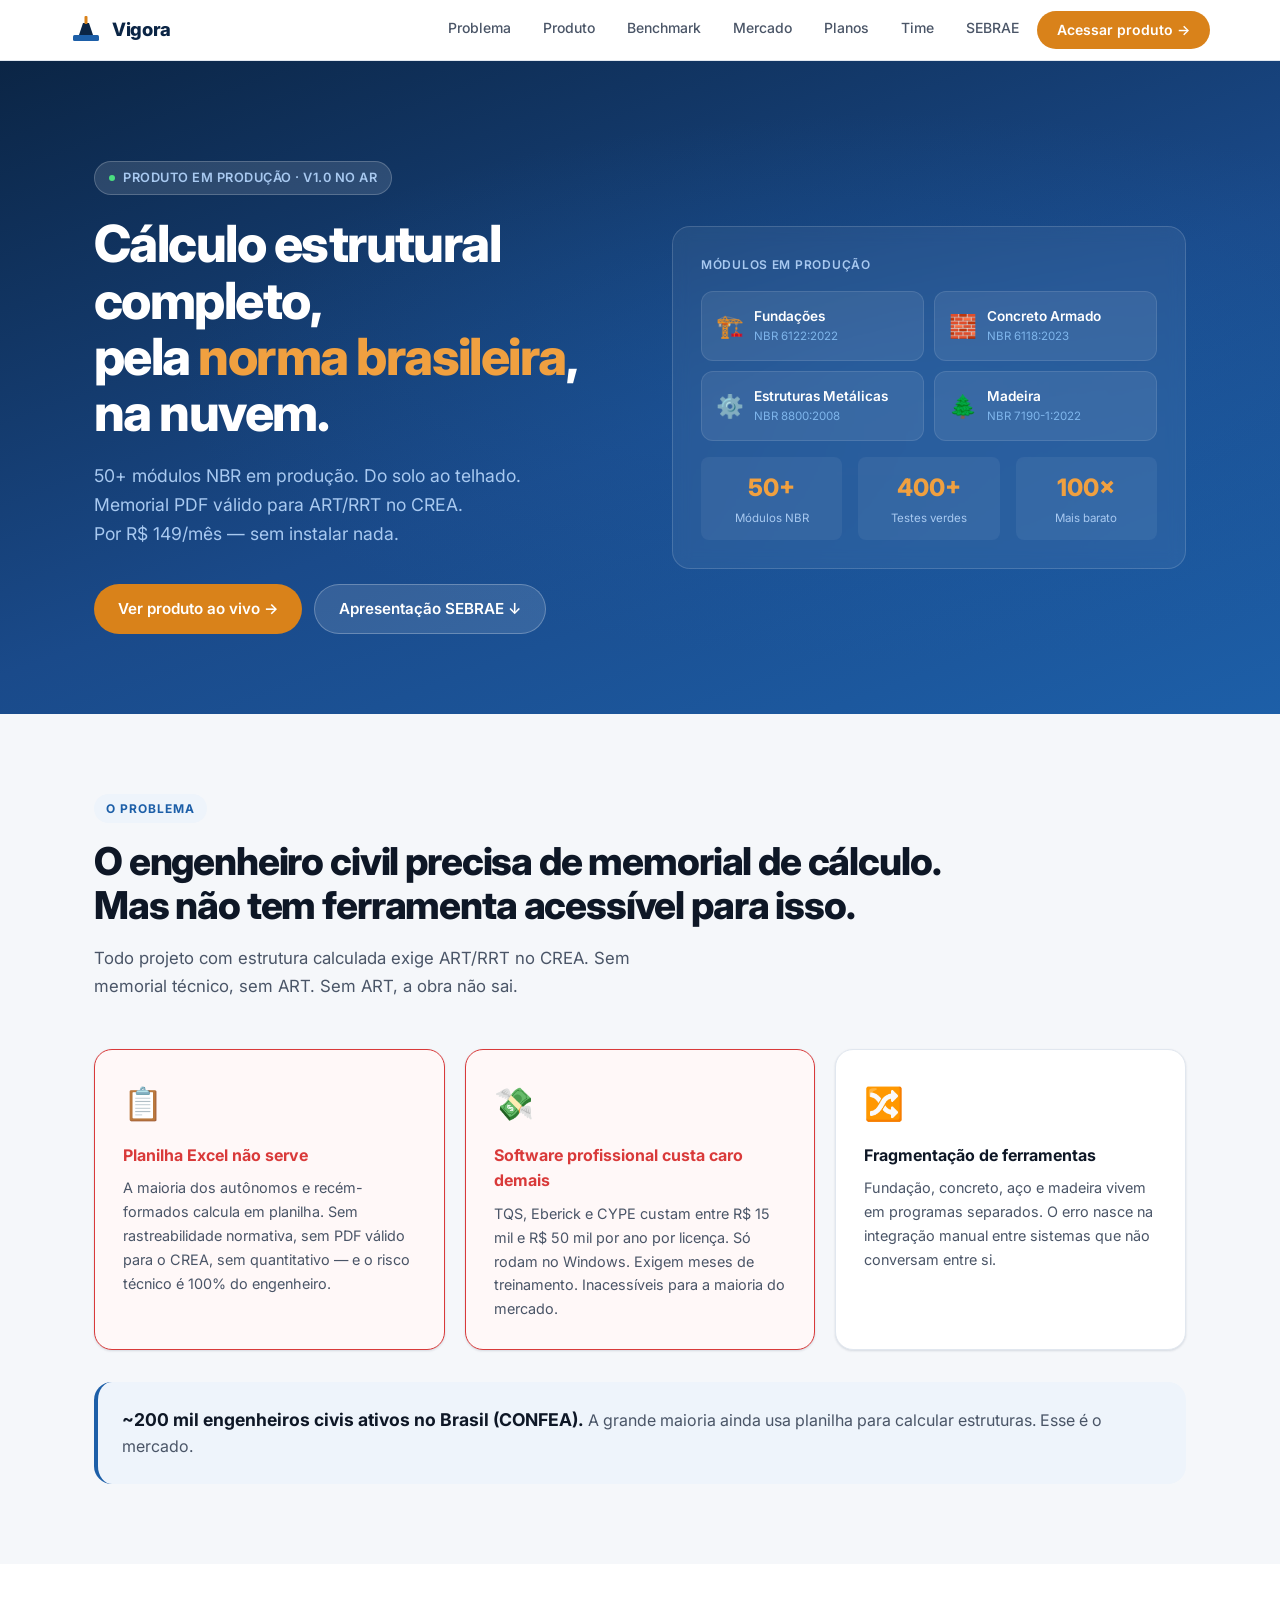
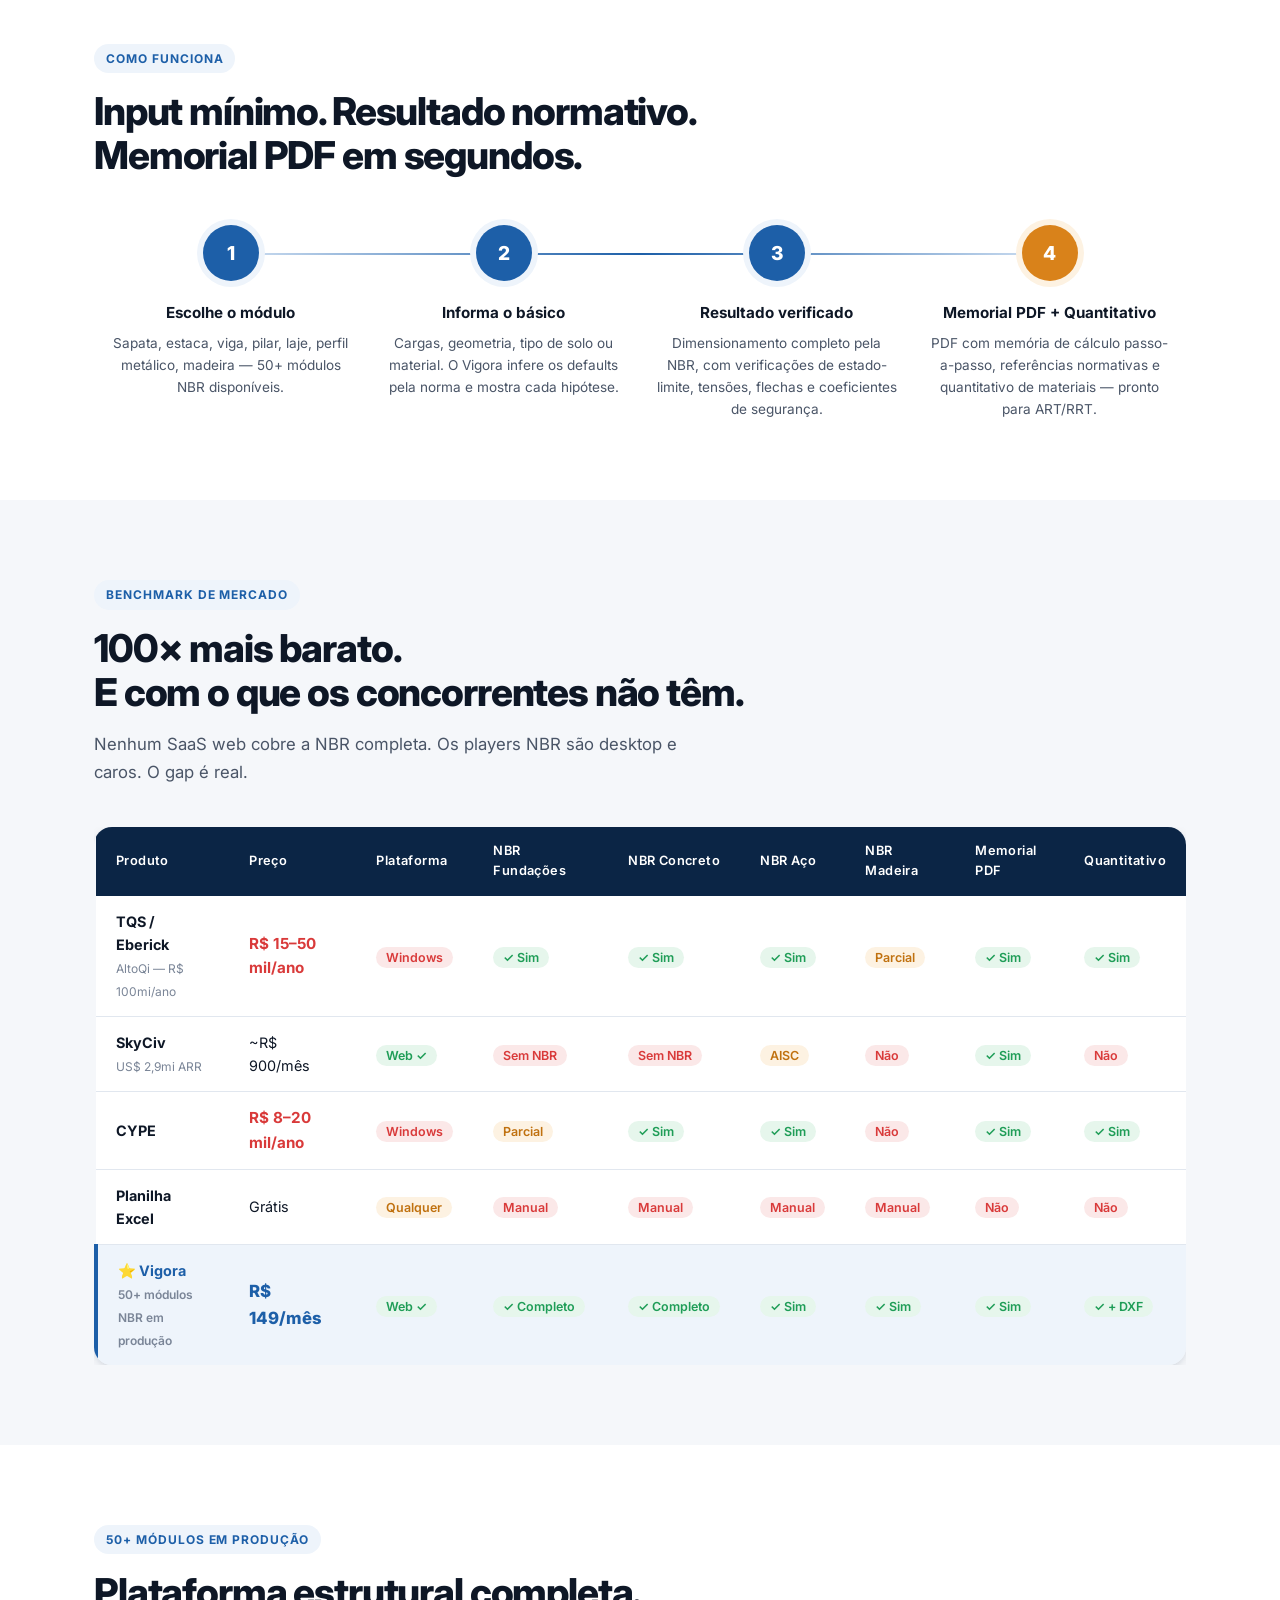
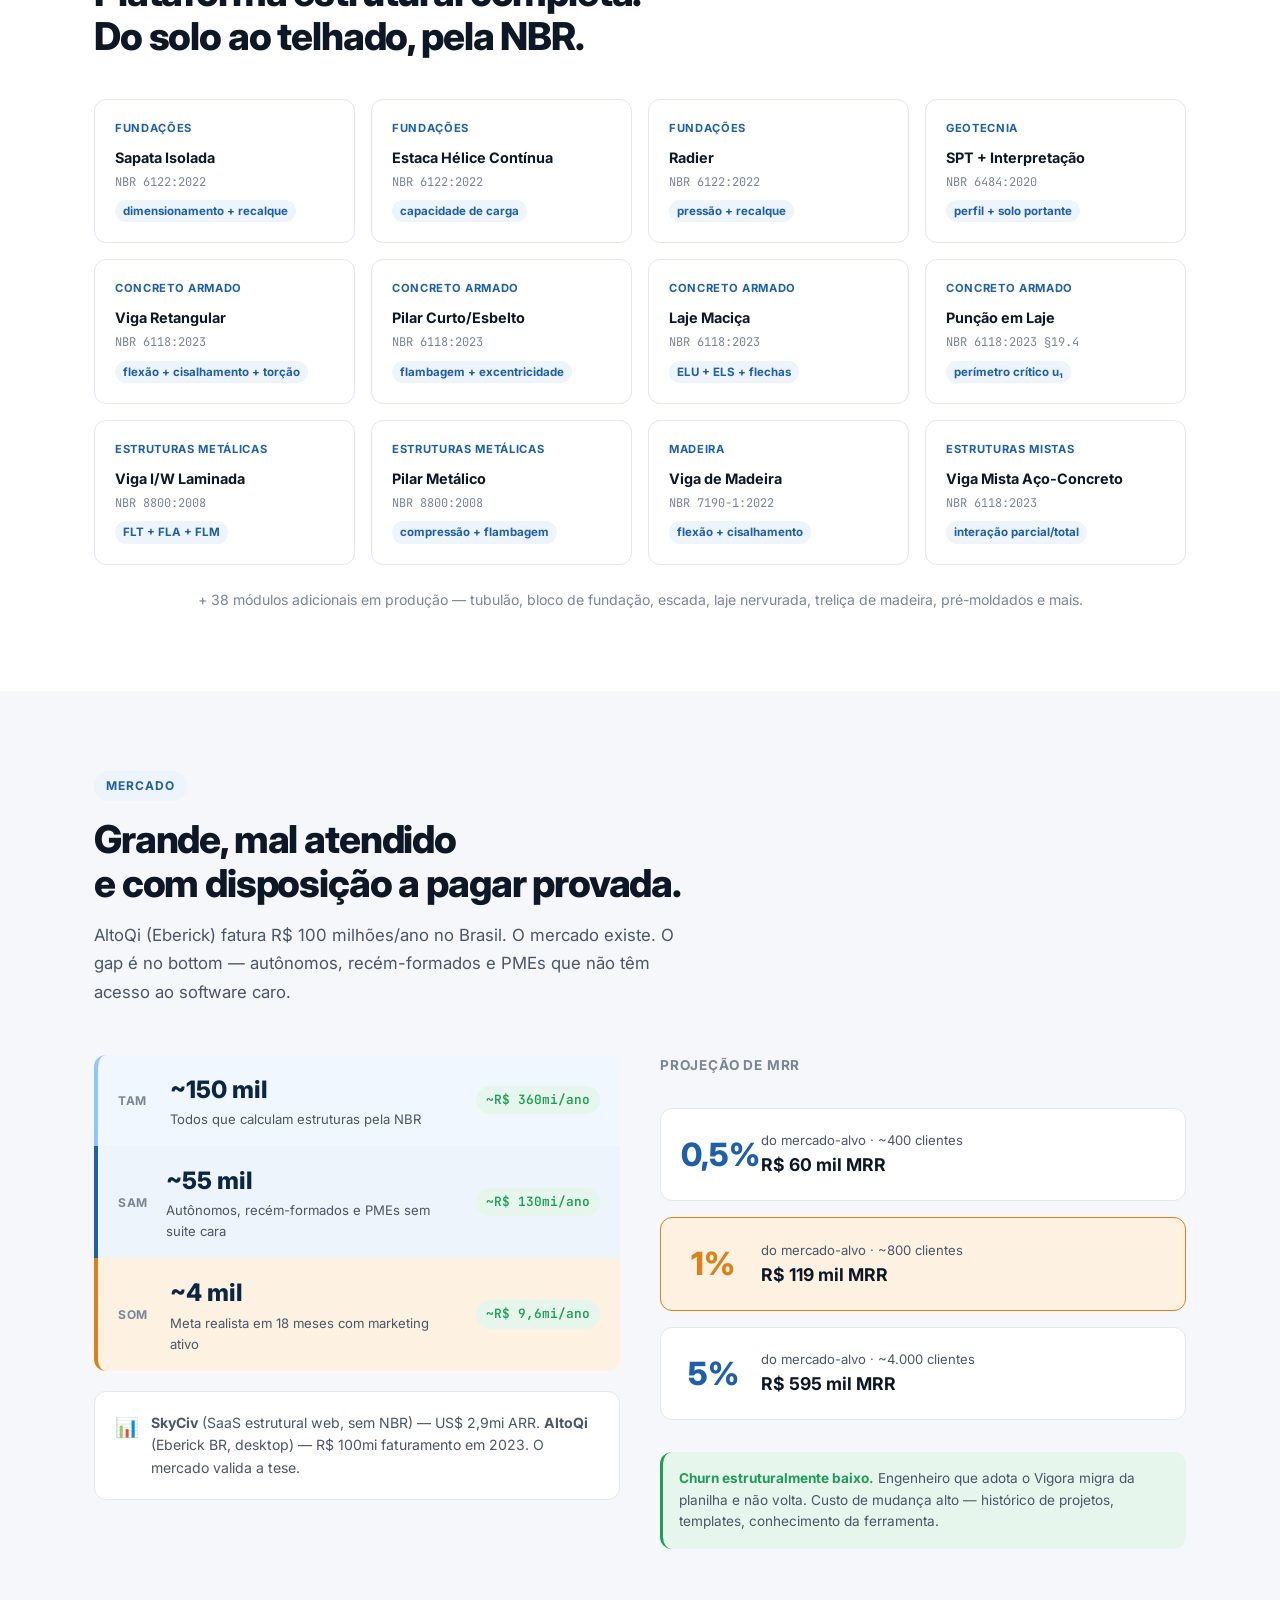
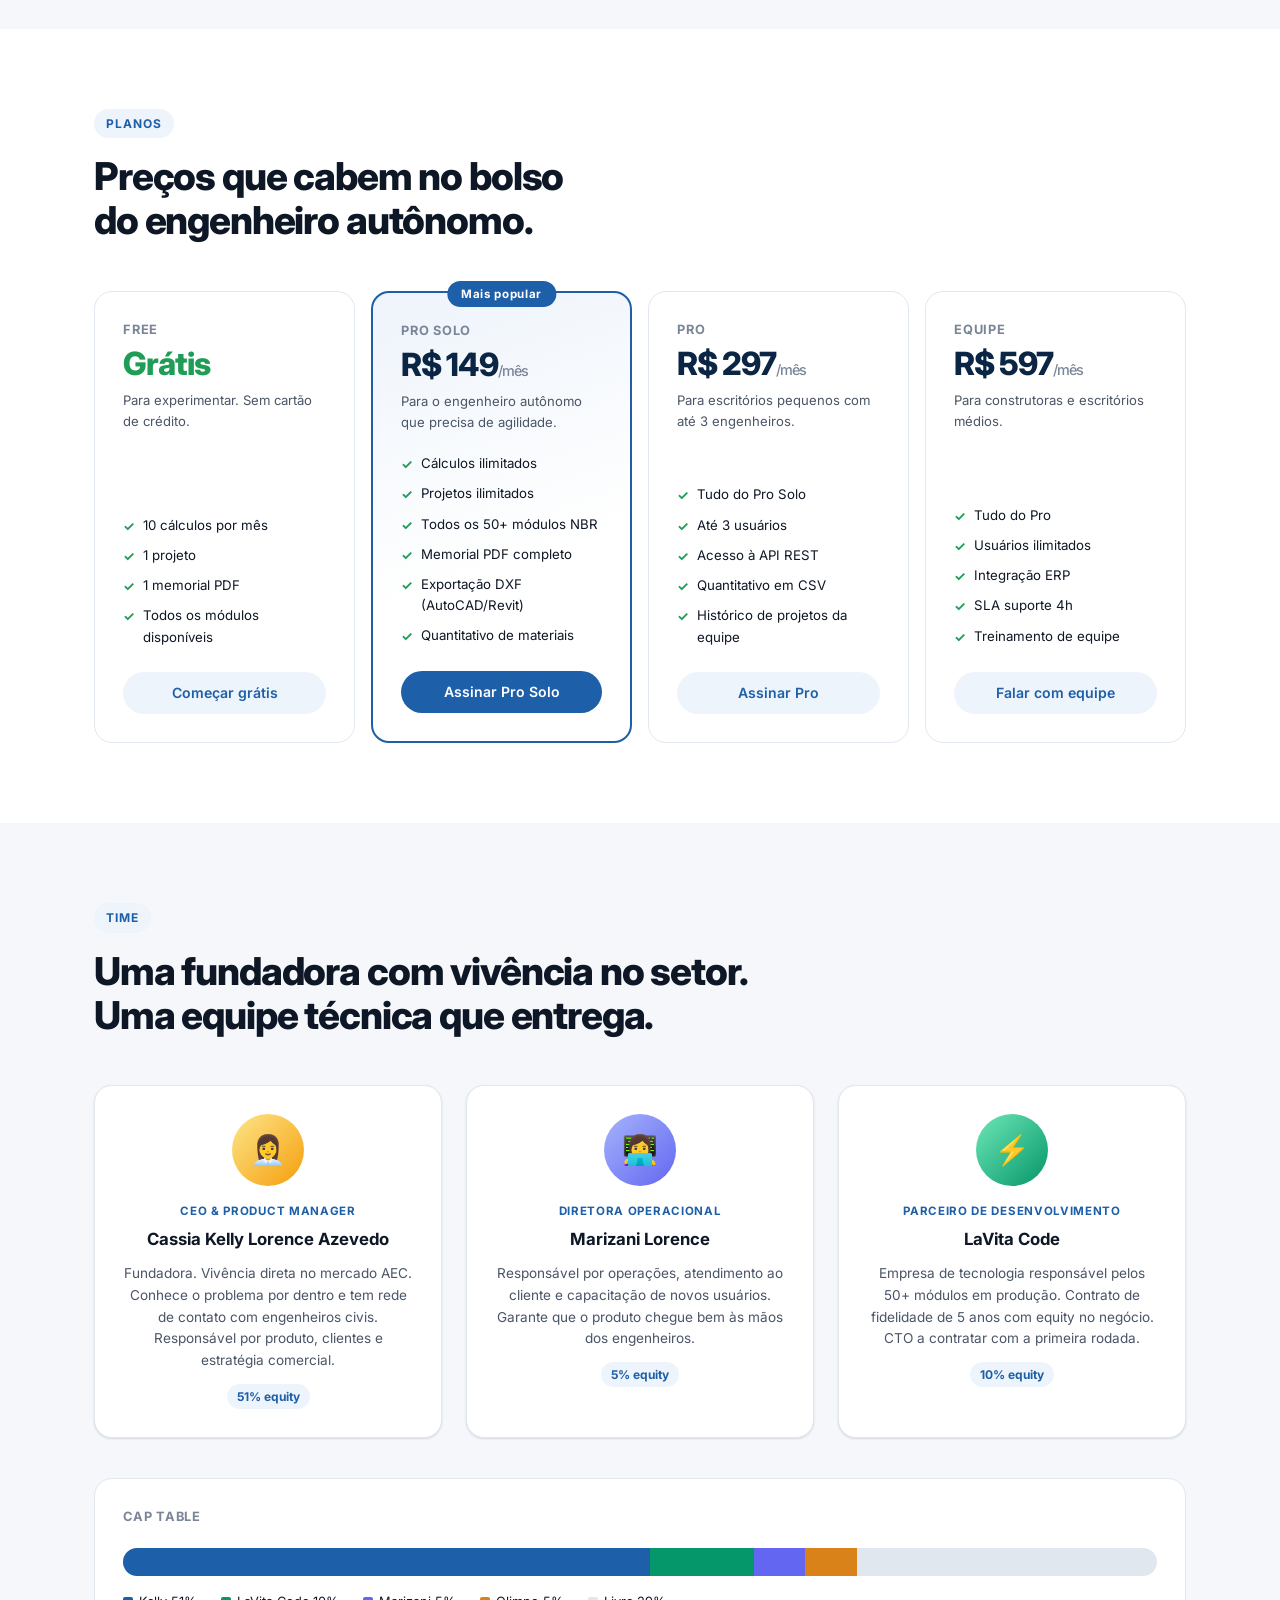
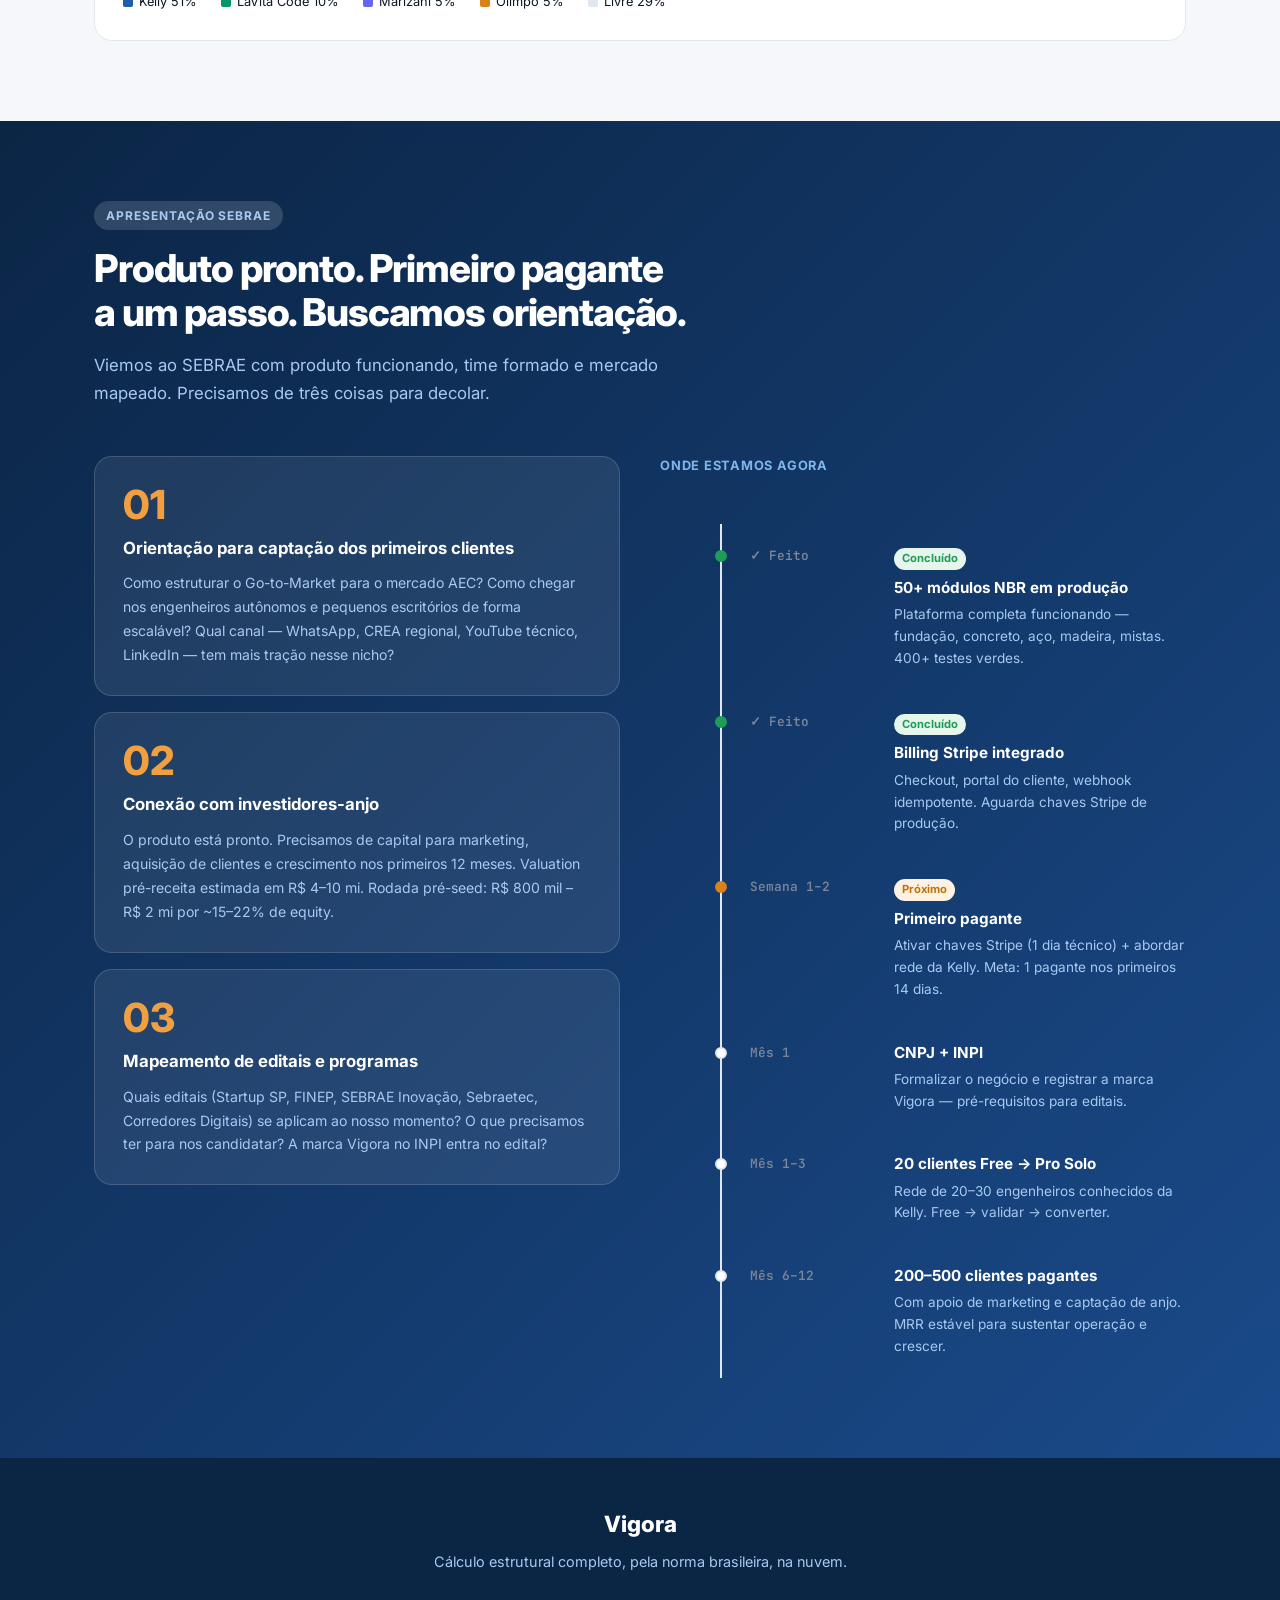
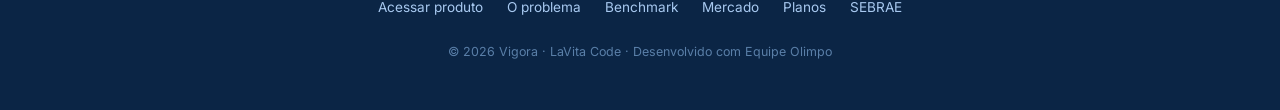
<file: vigora-apresentacao.html>
<!DOCTYPE html>
<html lang="pt-BR" data-theme="light">
<head>
<meta charset="UTF-8" />
<meta name="viewport" content="width=device-width, initial-scale=1.0" />
<title>Vigora — Apresentação</title>
<meta name="description" content="Plataforma SaaS de cálculo estrutural completo, pela norma brasileira, na nuvem." />
<link rel="preconnect" href="https://fonts.googleapis.com" />
<link rel="preconnect" href="https://fonts.gstatic.com" crossorigin />
<link href="https://fonts.googleapis.com/css2?family=Inter:ital,wght@0,400;0,500;0,600;0,700;0,800;1,400&family=JetBrains+Mono:wght@500;600&display=swap" rel="stylesheet" />
<style>
/* ═══════════════════════════════════════════════════════
   DESIGN TOKENS — Vigora (herda do mockup-redesign)
   ═══════════════════════════════════════════════════════ */
:root {
  --fh-primary:        #1d5fa8;
  --fh-primary-600:    #18518f;
  --fh-primary-700:    #123e6e;
  --fh-primary-deep:   #0b2545;
  --fh-primary-tint:   #eef4fb;
  --fh-primary-tint-2: #dbe8f7;
  --fh-accent:         #d9821a;
  --fh-accent-600:     #c0710f;
  --fh-accent-tint:    #fdf2e2;
  --fh-success:        #1f9d57;
  --fh-success-tint:   #e6f6ec;
  --fh-warning:        #d98a0b;
  --fh-danger:         #d93a3a;
  --fh-bg:             #f5f7fa;
  --fh-surface:        #ffffff;
  --fh-surface-2:      #f0f3f8;
  --fh-border:         #e1e7ef;
  --fh-border-strong:  #cdd6e2;
  --fh-text:           #0e1726;
  --fh-text-2:         #4a5567;
  --fh-text-3:         #7a8597;
  --fh-on-primary:     #ffffff;
  --fh-shadow-sm: 0 1px 2px rgba(11,37,69,.06), 0 1px 3px rgba(11,37,69,.08);
  --fh-shadow-md: 0 4px 12px rgba(11,37,69,.08), 0 2px 4px rgba(11,37,69,.06);
  --fh-shadow-lg: 0 18px 40px rgba(11,37,69,.14), 0 6px 12px rgba(11,37,69,.08);
  --fh-r-sm: 8px; --fh-r-md: 12px; --fh-r-lg: 18px; --fh-r-pill: 999px;
  --fh-font: 'Inter', -apple-system, sans-serif;
  --fh-mono: 'JetBrains Mono', ui-monospace, monospace;
  --fh-ease: cubic-bezier(.22,.61,.36,1);
  --fh-maxw: 1140px;
}

/* ═══════════════════════════════════════════════════════
   RESET + BASE
   ═══════════════════════════════════════════════════════ */
*, *::before, *::after { box-sizing: border-box; margin: 0; padding: 0; }
html { scroll-behavior: smooth; }
body { font-family: var(--fh-font); background: var(--fh-bg); color: var(--fh-text); line-height: 1.6; font-size: 16px; }
img { max-width: 100%; }
a { color: var(--fh-primary); text-decoration: none; }
a:hover { text-decoration: underline; }

/* ═══════════════════════════════════════════════════════
   LAYOUT
   ═══════════════════════════════════════════════════════ */
.container { max-width: var(--fh-maxw); margin: 0 auto; padding: 0 24px; }
.section { padding: 80px 0; }
.section--alt { background: var(--fh-surface); }
.section--dark { background: var(--fh-primary-deep); color: #fff; }
.section--accent { background: linear-gradient(135deg, var(--fh-primary-deep) 0%, #1a4a8a 100%); color: #fff; }

/* ═══════════════════════════════════════════════════════
   NAV
   ═══════════════════════════════════════════════════════ */
.nav {
  position: sticky; top: 0; z-index: 100;
  background: rgba(255,255,255,.92); backdrop-filter: blur(12px);
  border-bottom: 1px solid var(--fh-border);
  padding: 0 24px;
}
.nav__inner {
  max-width: var(--fh-maxw); margin: 0 auto;
  display: flex; align-items: center; justify-content: space-between;
  height: 60px;
}
.nav__logo {
  display: flex; align-items: center; gap: 10px;
  font-weight: 800; font-size: 1.15rem; color: var(--fh-primary-deep);
  letter-spacing: -.02em;
}
.nav__logo svg { width: 32px; height: 32px; }
.nav__links { display: flex; gap: 4px; }
.nav__links a {
  padding: 6px 14px; border-radius: var(--fh-r-pill);
  font-size: .875rem; font-weight: 500; color: var(--fh-text-2);
  transition: background .15s, color .15s;
}
.nav__links a:hover { background: var(--fh-primary-tint); color: var(--fh-primary); text-decoration: none; }
.nav__cta {
  background: var(--fh-accent); color: #fff !important;
  padding: 8px 20px !important; border-radius: var(--fh-r-pill) !important;
  font-weight: 600 !important; transition: background .15s !important;
}
.nav__cta:hover { background: var(--fh-accent-600) !important; }

/* ═══════════════════════════════════════════════════════
   HERO
   ═══════════════════════════════════════════════════════ */
.hero {
  background: linear-gradient(160deg, var(--fh-primary-deep) 0%, #1a4a8a 55%, #1d5fa8 100%);
  color: #fff; padding: 100px 0 80px; overflow: hidden; position: relative;
}
.hero::before {
  content: ''; position: absolute; inset: 0;
  background: radial-gradient(ellipse 80% 60% at 70% 50%, rgba(29,95,168,.4) 0%, transparent 70%);
  pointer-events: none;
}
.hero__grid { display: grid; grid-template-columns: 1fr 1fr; gap: 64px; align-items: center; position: relative; }
.hero__badge {
  display: inline-flex; align-items: center; gap: 8px;
  background: rgba(255,255,255,.12); border: 1px solid rgba(255,255,255,.2);
  border-radius: var(--fh-r-pill); padding: 6px 14px;
  font-size: .8rem; font-weight: 600; letter-spacing: .04em; text-transform: uppercase;
  margin-bottom: 20px; color: #a8c9f0;
}
.hero__badge span { width: 6px; height: 6px; border-radius: 50%; background: #4ade80; display: block; }
.hero__title {
  font-size: clamp(2rem, 4vw, 3.2rem);
  font-weight: 800; line-height: 1.1; letter-spacing: -.03em;
  margin-bottom: 20px;
}
.hero__title em { color: #f0a040; font-style: normal; }
.hero__sub { font-size: 1.1rem; color: #a8c9f0; line-height: 1.65; margin-bottom: 36px; }
.hero__actions { display: flex; gap: 12px; flex-wrap: wrap; }
.btn { display: inline-flex; align-items: center; gap: 8px; padding: 12px 24px; border-radius: var(--fh-r-pill); font-weight: 600; font-size: .95rem; cursor: pointer; transition: all .18s var(--fh-ease); border: none; text-decoration: none; }
.btn--primary { background: var(--fh-accent); color: #fff; }
.btn--primary:hover { background: var(--fh-accent-600); transform: translateY(-1px); box-shadow: 0 8px 20px rgba(217,130,26,.35); text-decoration: none; color: #fff; }
.btn--ghost { background: rgba(255,255,255,.12); color: #fff; border: 1px solid rgba(255,255,255,.25); }
.btn--ghost:hover { background: rgba(255,255,255,.2); text-decoration: none; color: #fff; }

/* card flutuante hero */
.hero__visual { position: relative; }
.hero__card {
  background: rgba(255,255,255,.06); border: 1px solid rgba(255,255,255,.15);
  border-radius: var(--fh-r-lg); padding: 28px; backdrop-filter: blur(8px);
}
.hero__card-title { font-size: .75rem; font-weight: 600; text-transform: uppercase; letter-spacing: .06em; color: #a8c9f0; margin-bottom: 16px; }
.hero__modules { display: grid; grid-template-columns: 1fr 1fr; gap: 10px; }
.hero__module {
  background: rgba(255,255,255,.08); border: 1px solid rgba(255,255,255,.1);
  border-radius: var(--fh-r-md); padding: 14px;
  display: flex; align-items: center; gap: 10px;
}
.hero__module-icon { font-size: 1.4rem; }
.hero__module-name { font-size: .85rem; font-weight: 600; }
.hero__module-norm { font-size: .72rem; color: #7fb6ec; }
.hero__stat-row { display: flex; gap: 16px; margin-top: 16px; }
.hero__stat { flex: 1; text-align: center; background: rgba(255,255,255,.06); border-radius: var(--fh-r-sm); padding: 12px 8px; }
.hero__stat-n { font-size: 1.5rem; font-weight: 800; color: #f0a040; }
.hero__stat-l { font-size: .72rem; color: #a8c9f0; margin-top: 2px; }

/* ═══════════════════════════════════════════════════════
   SEÇÃO: PROBLEMA
   ═══════════════════════════════════════════════════════ */
.section-label {
  display: inline-block; background: var(--fh-primary-tint); color: var(--fh-primary);
  font-size: .75rem; font-weight: 700; letter-spacing: .08em; text-transform: uppercase;
  padding: 5px 12px; border-radius: var(--fh-r-pill); margin-bottom: 16px;
}
.section-title { font-size: clamp(1.6rem, 3vw, 2.4rem); font-weight: 800; letter-spacing: -.03em; line-height: 1.15; margin-bottom: 16px; }
.section-sub { font-size: 1.05rem; color: var(--fh-text-2); max-width: 600px; line-height: 1.7; }

.problem-grid { display: grid; grid-template-columns: 1fr 1fr 1fr; gap: 20px; margin-top: 48px; }
.problem-card {
  background: var(--fh-surface); border: 1px solid var(--fh-border);
  border-radius: var(--fh-r-lg); padding: 28px;
  box-shadow: var(--fh-shadow-sm); transition: box-shadow .2s;
}
.problem-card:hover { box-shadow: var(--fh-shadow-md); }
.problem-card__icon { font-size: 2rem; margin-bottom: 14px; }
.problem-card__title { font-weight: 700; font-size: 1rem; margin-bottom: 8px; }
.problem-card__text { font-size: .9rem; color: var(--fh-text-2); line-height: 1.65; }
.problem-card--highlight { border-color: var(--fh-danger); background: #fff8f8; }
.problem-card--highlight .problem-card__title { color: var(--fh-danger); }

/* ═══════════════════════════════════════════════════════
   BENCHMARK
   ═══════════════════════════════════════════════════════ */
.bench-table-wrap { overflow-x: auto; margin-top: 40px; }
.bench-table {
  width: 100%; border-collapse: collapse; font-size: .9rem;
  border-radius: var(--fh-r-lg); overflow: hidden; box-shadow: var(--fh-shadow-md);
}
.bench-table th {
  background: var(--fh-primary-deep); color: #fff;
  padding: 14px 20px; font-weight: 600; font-size: .8rem;
  text-align: left; letter-spacing: .03em;
}
.bench-table td { padding: 14px 20px; border-bottom: 1px solid var(--fh-border); background: var(--fh-surface); vertical-align: middle; }
.bench-table tr:last-child td { border-bottom: none; }
.bench-table tr.vigora td { background: var(--fh-primary-tint); font-weight: 600; }
.bench-table tr.vigora td:first-child { border-left: 4px solid var(--fh-primary); }
.badge-yes { background: var(--fh-success-tint); color: var(--fh-success); border-radius: var(--fh-r-pill); padding: 3px 10px; font-size: .78rem; font-weight: 600; white-space: nowrap; }
.badge-no { background: #fbe8e8; color: var(--fh-danger); border-radius: var(--fh-r-pill); padding: 3px 10px; font-size: .78rem; font-weight: 600; white-space: nowrap; }
.badge-partial { background: var(--fh-accent-tint); color: var(--fh-accent-600); border-radius: var(--fh-r-pill); padding: 3px 10px; font-size: .78rem; font-weight: 600; white-space: nowrap; }
.price-highlight { font-size: 1.05rem; font-weight: 800; color: var(--fh-primary); }
.price-bad { font-size: .95rem; font-weight: 700; color: var(--fh-danger); }

/* ═══════════════════════════════════════════════════════
   MÓDULOS
   ═══════════════════════════════════════════════════════ */
.modules-grid { display: grid; grid-template-columns: repeat(auto-fill, minmax(220px, 1fr)); gap: 16px; margin-top: 40px; }
.module-card {
  background: var(--fh-surface); border: 1px solid var(--fh-border);
  border-radius: var(--fh-r-md); padding: 20px;
  transition: all .2s var(--fh-ease);
}
.module-card:hover { border-color: var(--fh-primary); box-shadow: var(--fh-shadow-md); transform: translateY(-2px); }
.module-card__cat {
  font-size: .7rem; font-weight: 700; text-transform: uppercase; letter-spacing: .06em;
  color: var(--fh-primary); margin-bottom: 8px;
}
.module-card__name { font-weight: 700; font-size: .9rem; margin-bottom: 4px; }
.module-card__norm { font-size: .75rem; color: var(--fh-text-3); font-family: var(--fh-mono); }
.module-card__count {
  display: inline-block; background: var(--fh-primary-tint); color: var(--fh-primary);
  font-size: .72rem; font-weight: 700; border-radius: var(--fh-r-pill);
  padding: 2px 8px; margin-top: 8px;
}

/* ═══════════════════════════════════════════════════════
   COMO FUNCIONA
   ═══════════════════════════════════════════════════════ */
.steps { display: grid; grid-template-columns: repeat(4, 1fr); gap: 0; margin-top: 48px; position: relative; }
.steps::before {
  content: ''; position: absolute; top: 28px; left: 10%; right: 10%;
  height: 2px; background: linear-gradient(90deg, var(--fh-primary-tint-2), var(--fh-primary), var(--fh-primary-tint-2));
  z-index: 0;
}
.step { text-align: center; padding: 0 16px; position: relative; z-index: 1; }
.step__num {
  width: 56px; height: 56px; border-radius: 50%;
  background: var(--fh-primary); color: #fff;
  font-size: 1.2rem; font-weight: 800;
  display: flex; align-items: center; justify-content: center;
  margin: 0 auto 20px; box-shadow: 0 0 0 6px var(--fh-primary-tint);
}
.step__title { font-weight: 700; font-size: .95rem; margin-bottom: 8px; }
.step__text { font-size: .85rem; color: var(--fh-text-2); line-height: 1.6; }
.step--accent .step__num { background: var(--fh-accent); box-shadow: 0 0 0 6px var(--fh-accent-tint); }

/* ═══════════════════════════════════════════════════════
   MERCADO
   ═══════════════════════════════════════════════════════ */
.market-grid { display: grid; grid-template-columns: 1fr 1fr; gap: 40px; align-items: start; margin-top: 48px; }
.market-funnel { display: flex; flex-direction: column; gap: 0; }
.funnel-row {
  display: flex; align-items: center; gap: 16px; padding: 16px 20px;
  border-left: 4px solid var(--fh-border); position: relative;
}
.funnel-row--tam { border-left-color: #93c5fd; background: #f0f7ff; border-radius: var(--fh-r-md) var(--fh-r-md) 0 0; }
.funnel-row--sam { border-left-color: var(--fh-primary); background: var(--fh-primary-tint); }
.funnel-row--som { border-left-color: var(--fh-accent); background: var(--fh-accent-tint); border-radius: 0 0 var(--fh-r-md) var(--fh-r-md); }
.funnel-label { font-size: .75rem; font-weight: 700; text-transform: uppercase; letter-spacing: .06em; color: var(--fh-text-3); width: 36px; }
.funnel-number { font-size: 1.5rem; font-weight: 800; color: var(--fh-primary-deep); }
.funnel-desc { font-size: .82rem; color: var(--fh-text-2); }
.funnel-arr { margin-left: auto; font-family: var(--fh-mono); font-size: .8rem; font-weight: 600; color: var(--fh-success); background: var(--fh-success-tint); padding: 4px 10px; border-radius: var(--fh-r-pill); white-space: nowrap; }

.market-projecoes { display: flex; flex-direction: column; gap: 16px; }
.proj-card {
  background: var(--fh-surface); border: 1px solid var(--fh-border);
  border-radius: var(--fh-r-md); padding: 20px;
  display: flex; align-items: center; gap: 16px;
}
.proj-pct { font-size: 2rem; font-weight: 800; color: var(--fh-primary); width: 64px; text-align: center; flex-shrink: 0; }
.proj-label { font-size: .82rem; color: var(--fh-text-2); }
.proj-mrr { font-size: 1.1rem; font-weight: 700; color: var(--fh-text); }
.proj-card--highlight { border-color: var(--fh-accent); background: var(--fh-accent-tint); }
.proj-card--highlight .proj-pct { color: var(--fh-accent); }

.market-note {
  margin-top: 32px; padding: 20px; border-radius: var(--fh-r-md);
  background: var(--fh-surface); border: 1px solid var(--fh-border);
  font-size: .88rem; color: var(--fh-text-2); display: flex; gap: 12px; align-items: flex-start;
}
.market-note__icon { font-size: 1.2rem; flex-shrink: 0; }

/* ═══════════════════════════════════════════════════════
   PLANOS
   ═══════════════════════════════════════════════════════ */
.plans-grid { display: grid; grid-template-columns: repeat(4, 1fr); gap: 16px; margin-top: 48px; }
.plan-card {
  background: var(--fh-surface); border: 1px solid var(--fh-border);
  border-radius: var(--fh-r-lg); padding: 28px; position: relative;
  transition: all .2s; display: flex; flex-direction: column;
}
.plan-card:hover { box-shadow: var(--fh-shadow-lg); transform: translateY(-3px); }
.plan-card--featured {
  border-color: var(--fh-primary); border-width: 2px;
  background: linear-gradient(160deg, var(--fh-primary-tint) 0%, #fff 60%);
}
.plan-popular {
  position: absolute; top: -12px; left: 50%; transform: translateX(-50%);
  background: var(--fh-primary); color: #fff;
  font-size: .72rem; font-weight: 700; letter-spacing: .06em;
  padding: 4px 14px; border-radius: var(--fh-r-pill); white-space: nowrap;
}
.plan-name { font-size: .8rem; font-weight: 700; text-transform: uppercase; letter-spacing: .06em; color: var(--fh-text-3); margin-bottom: 8px; }
.plan-price { font-size: 2rem; font-weight: 800; letter-spacing: -.03em; color: var(--fh-primary-deep); line-height: 1; }
.plan-price span { font-size: .9rem; font-weight: 500; color: var(--fh-text-3); }
.plan-price--free { color: var(--fh-success); }
.plan-desc { font-size: .82rem; color: var(--fh-text-2); margin: 10px 0 20px; flex: 1; }
.plan-features { list-style: none; margin-bottom: 24px; display: flex; flex-direction: column; gap: 8px; }
.plan-features li { font-size: .83rem; display: flex; align-items: flex-start; gap: 8px; }
.plan-features li::before { content: '✓'; color: var(--fh-success); font-weight: 700; flex-shrink: 0; margin-top: 1px; }
.plan-cta {
  display: block; text-align: center; padding: 10px 16px;
  border-radius: var(--fh-r-pill); font-weight: 600; font-size: .88rem;
  background: var(--fh-primary-tint); color: var(--fh-primary);
  transition: all .15s;
}
.plan-cta:hover { background: var(--fh-primary); color: #fff; text-decoration: none; }
.plan-card--featured .plan-cta { background: var(--fh-primary); color: #fff; }
.plan-card--featured .plan-cta:hover { background: var(--fh-primary-700); }

/* ═══════════════════════════════════════════════════════
   TIME
   ═══════════════════════════════════════════════════════ */
.team-grid { display: grid; grid-template-columns: repeat(3, 1fr); gap: 24px; margin-top: 48px; }
.team-card {
  background: var(--fh-surface); border: 1px solid var(--fh-border);
  border-radius: var(--fh-r-lg); padding: 28px; text-align: center;
  box-shadow: var(--fh-shadow-sm); transition: box-shadow .2s;
}
.team-card:hover { box-shadow: var(--fh-shadow-md); }
.team-avatar {
  width: 72px; height: 72px; border-radius: 50%; margin: 0 auto 16px;
  display: flex; align-items: center; justify-content: center;
  font-size: 1.8rem;
}
.team-avatar--kelly { background: linear-gradient(135deg, #fde68a, #f59e0b); }
.team-avatar--marizani { background: linear-gradient(135deg, #a5b4fc, #6366f1); }
.team-avatar--lavita { background: linear-gradient(135deg, #6ee7b7, #059669); }
.team-role { font-size: .72rem; font-weight: 700; text-transform: uppercase; letter-spacing: .06em; color: var(--fh-primary); margin-bottom: 6px; }
.team-name { font-size: 1.05rem; font-weight: 700; margin-bottom: 10px; }
.team-bio { font-size: .85rem; color: var(--fh-text-2); line-height: 1.6; }
.team-equity {
  display: inline-block; margin-top: 12px;
  background: var(--fh-primary-tint); color: var(--fh-primary);
  font-size: .75rem; font-weight: 700; border-radius: var(--fh-r-pill);
  padding: 3px 10px;
}

/* ═══════════════════════════════════════════════════════
   PITCH / SEBRAE
   ═══════════════════════════════════════════════════════ */
.pitch-grid { display: grid; grid-template-columns: 1fr 1fr; gap: 40px; align-items: start; margin-top: 48px; }
.pitch-block {
  background: rgba(255,255,255,.08); border: 1px solid rgba(255,255,255,.15);
  border-radius: var(--fh-r-lg); padding: 28px;
}
.pitch-block__num {
  font-size: 2.5rem; font-weight: 800; color: #f0a040;
  line-height: 1; margin-bottom: 10px;
}
.pitch-block__title { font-size: 1.05rem; font-weight: 700; margin-bottom: 10px; }
.pitch-block__text { font-size: .88rem; color: #a8c9f0; line-height: 1.7; }

.timeline { margin-top: 48px; display: flex; flex-direction: column; gap: 0; }
.tl-item {
  display: grid; grid-template-columns: 120px 1fr;
  gap: 24px; padding: 20px 0; border-left: 2px solid var(--fh-border);
  padding-left: 28px; position: relative; margin-left: 60px;
}
.tl-item::before {
  content: ''; position: absolute; left: -7px; top: 26px;
  width: 12px; height: 12px; border-radius: 50%;
  background: var(--fh-surface); border: 2px solid var(--fh-border);
}
.tl-item--done::before { background: var(--fh-success); border-color: var(--fh-success); }
.tl-item--next::before { background: var(--fh-accent); border-color: var(--fh-accent); }
.tl-time { font-size: .8rem; font-weight: 600; color: var(--fh-text-3); font-family: var(--fh-mono); padding-top: 2px; }
.tl-title { font-weight: 700; font-size: .95rem; margin-bottom: 4px; }
.tl-desc { font-size: .85rem; color: var(--fh-text-2); line-height: 1.6; }
.tl-badge { display: inline-block; font-size: .7rem; font-weight: 700; padding: 2px 8px; border-radius: var(--fh-r-pill); margin-bottom: 6px; }
.tl-badge--done { background: var(--fh-success-tint); color: var(--fh-success); }
.tl-badge--next { background: var(--fh-accent-tint); color: var(--fh-accent-600); }

/* ═══════════════════════════════════════════════════════
   FOOTER
   ═══════════════════════════════════════════════════════ */
.footer {
  background: var(--fh-primary-deep); color: #a8c9f0;
  padding: 48px 24px; text-align: center;
}
.footer__logo { font-size: 1.4rem; font-weight: 800; color: #fff; margin-bottom: 8px; }
.footer__tagline { font-size: .9rem; margin-bottom: 24px; }
.footer__links { display: flex; gap: 24px; justify-content: center; margin-bottom: 24px; flex-wrap: wrap; }
.footer__links a { color: #a8c9f0; font-size: .85rem; transition: color .15s; }
.footer__links a:hover { color: #fff; }
.footer__copy { font-size: .78rem; color: #5a7fa8; }

/* ═══════════════════════════════════════════════════════
   RESPONSIVE
   ═══════════════════════════════════════════════════════ */
@media (max-width: 900px) {
  .hero__grid { grid-template-columns: 1fr; }
  .hero__visual { display: none; }
  .problem-grid { grid-template-columns: 1fr 1fr; }
  .steps { grid-template-columns: 1fr 1fr; }
  .steps::before { display: none; }
  .market-grid { grid-template-columns: 1fr; }
  .plans-grid { grid-template-columns: 1fr 1fr; }
  .team-grid { grid-template-columns: 1fr 1fr; }
  .pitch-grid { grid-template-columns: 1fr; }
  .bench-table { font-size: .8rem; }
  .bench-table th, .bench-table td { padding: 10px 12px; }
}
@media (max-width: 600px) {
  .section { padding: 56px 0; }
  .problem-grid { grid-template-columns: 1fr; }
  .steps { grid-template-columns: 1fr; }
  .plans-grid { grid-template-columns: 1fr; }
  .team-grid { grid-template-columns: 1fr; }
  .nav__links { display: none; }
  .tl-item { grid-template-columns: 1fr; margin-left: 20px; }
}
</style>
</head>
<body>

<!-- ─── NAV ─── -->
<header class="nav">
  <div class="nav__inner">
    <a class="nav__logo" href="#">
      <svg viewBox="0 0 32 32" fill="none">
        <rect x="3" y="21" width="26" height="6" rx="1.5" fill="#1d5fa8"/>
        <path d="M9 21 L13 9 H19 L23 21 Z" fill="#0b2545"/>
        <rect x="14.5" y="2" width="3" height="8" rx="1" fill="#d9821a"/>
      </svg>
      Vigora
    </a>
    <nav class="nav__links">
      <a href="#problema">Problema</a>
      <a href="#produto">Produto</a>
      <a href="#benchmark">Benchmark</a>
      <a href="#mercado">Mercado</a>
      <a href="#planos">Planos</a>
      <a href="#time">Time</a>
      <a href="#sebrae">SEBRAE</a>
      <a class="nav__cta" href="https://fundah.lavitacode.com.br" target="_blank">Acessar produto →</a>
    </nav>
  </div>
</header>

<!-- ─── HERO ─── -->
<section class="hero">
  <div class="container">
    <div class="hero__grid">
      <div>
        <div class="hero__badge">
          <span></span> Produto em produção · v1.0 no ar
        </div>
        <h1 class="hero__title">
          Cálculo estrutural completo,<br>
          pela <em>norma brasileira</em>,<br>
          na nuvem.
        </h1>
        <p class="hero__sub">
          50+ módulos NBR em produção. Do solo ao telhado.<br>
          Memorial PDF válido para ART/RRT no CREA.<br>
          Por R$ 149/mês — sem instalar nada.
        </p>
        <div class="hero__actions">
          <a class="btn btn--primary" href="https://fundah.lavitacode.com.br" target="_blank">Ver produto ao vivo →</a>
          <a class="btn btn--ghost" href="#sebrae">Apresentação SEBRAE ↓</a>
        </div>
      </div>
      <div class="hero__visual">
        <div class="hero__card">
          <div class="hero__card-title">Módulos em produção</div>
          <div class="hero__modules">
            <div class="hero__module">
              <div class="hero__module-icon">🏗️</div>
              <div>
                <div class="hero__module-name">Fundações</div>
                <div class="hero__module-norm">NBR 6122:2022</div>
              </div>
            </div>
            <div class="hero__module">
              <div class="hero__module-icon">🧱</div>
              <div>
                <div class="hero__module-name">Concreto Armado</div>
                <div class="hero__module-norm">NBR 6118:2023</div>
              </div>
            </div>
            <div class="hero__module">
              <div class="hero__module-icon">⚙️</div>
              <div>
                <div class="hero__module-name">Estruturas Metálicas</div>
                <div class="hero__module-norm">NBR 8800:2008</div>
              </div>
            </div>
            <div class="hero__module">
              <div class="hero__module-icon">🌲</div>
              <div>
                <div class="hero__module-name">Madeira</div>
                <div class="hero__module-norm">NBR 7190-1:2022</div>
              </div>
            </div>
          </div>
          <div class="hero__stat-row">
            <div class="hero__stat">
              <div class="hero__stat-n">50+</div>
              <div class="hero__stat-l">Módulos NBR</div>
            </div>
            <div class="hero__stat">
              <div class="hero__stat-n">400+</div>
              <div class="hero__stat-l">Testes verdes</div>
            </div>
            <div class="hero__stat">
              <div class="hero__stat-n">100×</div>
              <div class="hero__stat-l">Mais barato</div>
            </div>
          </div>
        </div>
      </div>
    </div>
  </div>
</section>

<!-- ─── PROBLEMA ─── -->
<section class="section" id="problema">
  <div class="container">
    <div class="section-label">O Problema</div>
    <h2 class="section-title">O engenheiro civil precisa de memorial de cálculo.<br>Mas não tem ferramenta acessível para isso.</h2>
    <p class="section-sub">Todo projeto com estrutura calculada exige ART/RRT no CREA. Sem memorial técnico, sem ART. Sem ART, a obra não sai.</p>

    <div class="problem-grid">
      <div class="problem-card problem-card--highlight">
        <div class="problem-card__icon">📋</div>
        <div class="problem-card__title">Planilha Excel não serve</div>
        <div class="problem-card__text">A maioria dos autônomos e recém-formados calcula em planilha. Sem rastreabilidade normativa, sem PDF válido para o CREA, sem quantitativo — e o risco técnico é 100% do engenheiro.</div>
      </div>
      <div class="problem-card problem-card--highlight">
        <div class="problem-card__icon">💸</div>
        <div class="problem-card__title">Software profissional custa caro demais</div>
        <div class="problem-card__text">TQS, Eberick e CYPE custam entre R$ 15 mil e R$ 50 mil por ano por licença. Só rodam no Windows. Exigem meses de treinamento. Inacessíveis para a maioria do mercado.</div>
      </div>
      <div class="problem-card">
        <div class="problem-card__icon">🔀</div>
        <div class="problem-card__title">Fragmentação de ferramentas</div>
        <div class="problem-card__text">Fundação, concreto, aço e madeira vivem em programas separados. O erro nasce na integração manual entre sistemas que não conversam entre si.</div>
      </div>
    </div>

    <div style="margin-top: 32px; padding: 24px; background: var(--fh-primary-tint); border-radius: var(--fh-r-lg); border-left: 4px solid var(--fh-primary);">
      <strong style="font-size: 1.1rem;">~200 mil engenheiros civis ativos no Brasil (CONFEA).</strong>
      <span style="color: var(--fh-text-2);"> A grande maioria ainda usa planilha para calcular estruturas. Esse é o mercado.</span>
    </div>
  </div>
</section>

<!-- ─── COMO FUNCIONA ─── -->
<section class="section section--alt" id="produto">
  <div class="container">
    <div class="section-label">Como Funciona</div>
    <h2 class="section-title">Input mínimo. Resultado normativo.<br>Memorial PDF em segundos.</h2>
    <div class="steps">
      <div class="step">
        <div class="step__num">1</div>
        <div class="step__title">Escolhe o módulo</div>
        <div class="step__text">Sapata, estaca, viga, pilar, laje, perfil metálico, madeira — 50+ módulos NBR disponíveis.</div>
      </div>
      <div class="step">
        <div class="step__num">2</div>
        <div class="step__title">Informa o básico</div>
        <div class="step__text">Cargas, geometria, tipo de solo ou material. O Vigora infere os defaults pela norma e mostra cada hipótese.</div>
      </div>
      <div class="step">
        <div class="step__num">3</div>
        <div class="step__title">Resultado verificado</div>
        <div class="step__text">Dimensionamento completo pela NBR, com verificações de estado-limite, tensões, flechas e coeficientes de segurança.</div>
      </div>
      <div class="step step--accent">
        <div class="step__num">4</div>
        <div class="step__title">Memorial PDF + Quantitativo</div>
        <div class="step__text">PDF com memória de cálculo passo-a-passo, referências normativas e quantitativo de materiais — pronto para ART/RRT.</div>
      </div>
    </div>
  </div>
</section>

<!-- ─── BENCHMARK ─── -->
<section class="section" id="benchmark">
  <div class="container">
    <div class="section-label">Benchmark de Mercado</div>
    <h2 class="section-title">100× mais barato.<br>E com o que os concorrentes não têm.</h2>
    <p class="section-sub">Nenhum SaaS web cobre a NBR completa. Os players NBR são desktop e caros. O gap é real.</p>

    <div class="bench-table-wrap">
      <table class="bench-table">
        <thead>
          <tr>
            <th>Produto</th>
            <th>Preço</th>
            <th>Plataforma</th>
            <th>NBR Fundações</th>
            <th>NBR Concreto</th>
            <th>NBR Aço</th>
            <th>NBR Madeira</th>
            <th>Memorial PDF</th>
            <th>Quantitativo</th>
          </tr>
        </thead>
        <tbody>
          <tr>
            <td><strong>TQS / Eberick</strong><br><span style="font-size:.75rem;color:#7a8597">AltoQi — R$ 100mi/ano</span></td>
            <td><span class="price-bad">R$ 15–50 mil/ano</span></td>
            <td><span class="badge-no">Windows</span></td>
            <td><span class="badge-yes">✓ Sim</span></td>
            <td><span class="badge-yes">✓ Sim</span></td>
            <td><span class="badge-yes">✓ Sim</span></td>
            <td><span class="badge-partial">Parcial</span></td>
            <td><span class="badge-yes">✓ Sim</span></td>
            <td><span class="badge-yes">✓ Sim</span></td>
          </tr>
          <tr>
            <td><strong>SkyCiv</strong><br><span style="font-size:.75rem;color:#7a8597">US$ 2,9mi ARR</span></td>
            <td>~R$ 900/mês</td>
            <td><span class="badge-yes">Web ✓</span></td>
            <td><span class="badge-no">Sem NBR</span></td>
            <td><span class="badge-no">Sem NBR</span></td>
            <td><span class="badge-partial">AISC</span></td>
            <td><span class="badge-no">Não</span></td>
            <td><span class="badge-yes">✓ Sim</span></td>
            <td><span class="badge-no">Não</span></td>
          </tr>
          <tr>
            <td><strong>CYPE</strong></td>
            <td><span class="price-bad">R$ 8–20 mil/ano</span></td>
            <td><span class="badge-no">Windows</span></td>
            <td><span class="badge-partial">Parcial</span></td>
            <td><span class="badge-yes">✓ Sim</span></td>
            <td><span class="badge-yes">✓ Sim</span></td>
            <td><span class="badge-no">Não</span></td>
            <td><span class="badge-yes">✓ Sim</span></td>
            <td><span class="badge-yes">✓ Sim</span></td>
          </tr>
          <tr>
            <td><strong>Planilha Excel</strong></td>
            <td>Grátis</td>
            <td><span class="badge-partial">Qualquer</span></td>
            <td><span class="badge-no">Manual</span></td>
            <td><span class="badge-no">Manual</span></td>
            <td><span class="badge-no">Manual</span></td>
            <td><span class="badge-no">Manual</span></td>
            <td><span class="badge-no">Não</span></td>
            <td><span class="badge-no">Não</span></td>
          </tr>
          <tr class="vigora">
            <td>
              <strong style="color:var(--fh-primary)">⭐ Vigora</strong><br>
              <span style="font-size:.75rem;color:#7a8597">50+ módulos NBR em produção</span>
            </td>
            <td><span class="price-highlight">R$ 149/mês</span></td>
            <td><span class="badge-yes">Web ✓</span></td>
            <td><span class="badge-yes">✓ Completo</span></td>
            <td><span class="badge-yes">✓ Completo</span></td>
            <td><span class="badge-yes">✓ Sim</span></td>
            <td><span class="badge-yes">✓ Sim</span></td>
            <td><span class="badge-yes">✓ Sim</span></td>
            <td><span class="badge-yes">✓ + DXF</span></td>
          </tr>
        </tbody>
      </table>
    </div>
  </div>
</section>

<!-- ─── MÓDULOS ─── -->
<section class="section section--alt">
  <div class="container">
    <div class="section-label">50+ Módulos em Produção</div>
    <h2 class="section-title">Plataforma estrutural completa.<br>Do solo ao telhado, pela NBR.</h2>
    <div class="modules-grid">
      <div class="module-card">
        <div class="module-card__cat">Fundações</div>
        <div class="module-card__name">Sapata Isolada</div>
        <div class="module-card__norm">NBR 6122:2022</div>
        <span class="module-card__count">dimensionamento + recalque</span>
      </div>
      <div class="module-card">
        <div class="module-card__cat">Fundações</div>
        <div class="module-card__name">Estaca Hélice Contínua</div>
        <div class="module-card__norm">NBR 6122:2022</div>
        <span class="module-card__count">capacidade de carga</span>
      </div>
      <div class="module-card">
        <div class="module-card__cat">Fundações</div>
        <div class="module-card__name">Radier</div>
        <div class="module-card__norm">NBR 6122:2022</div>
        <span class="module-card__count">pressão + recalque</span>
      </div>
      <div class="module-card">
        <div class="module-card__cat">Geotecnia</div>
        <div class="module-card__name">SPT + Interpretação</div>
        <div class="module-card__norm">NBR 6484:2020</div>
        <span class="module-card__count">perfil + solo portante</span>
      </div>
      <div class="module-card">
        <div class="module-card__cat">Concreto Armado</div>
        <div class="module-card__name">Viga Retangular</div>
        <div class="module-card__norm">NBR 6118:2023</div>
        <span class="module-card__count">flexão + cisalhamento + torção</span>
      </div>
      <div class="module-card">
        <div class="module-card__cat">Concreto Armado</div>
        <div class="module-card__name">Pilar Curto/Esbelto</div>
        <div class="module-card__norm">NBR 6118:2023</div>
        <span class="module-card__count">flambagem + excentricidade</span>
      </div>
      <div class="module-card">
        <div class="module-card__cat">Concreto Armado</div>
        <div class="module-card__name">Laje Maciça</div>
        <div class="module-card__norm">NBR 6118:2023</div>
        <span class="module-card__count">ELU + ELS + flechas</span>
      </div>
      <div class="module-card">
        <div class="module-card__cat">Concreto Armado</div>
        <div class="module-card__name">Punção em Laje</div>
        <div class="module-card__norm">NBR 6118:2023 §19.4</div>
        <span class="module-card__count">perímetro crítico u₁</span>
      </div>
      <div class="module-card">
        <div class="module-card__cat">Estruturas Metálicas</div>
        <div class="module-card__name">Viga I/W Laminada</div>
        <div class="module-card__norm">NBR 8800:2008</div>
        <span class="module-card__count">FLT + FLA + FLM</span>
      </div>
      <div class="module-card">
        <div class="module-card__cat">Estruturas Metálicas</div>
        <div class="module-card__name">Pilar Metálico</div>
        <div class="module-card__norm">NBR 8800:2008</div>
        <span class="module-card__count">compressão + flambagem</span>
      </div>
      <div class="module-card">
        <div class="module-card__cat">Madeira</div>
        <div class="module-card__name">Viga de Madeira</div>
        <div class="module-card__norm">NBR 7190-1:2022</div>
        <span class="module-card__count">flexão + cisalhamento</span>
      </div>
      <div class="module-card">
        <div class="module-card__cat">Estruturas Mistas</div>
        <div class="module-card__name">Viga Mista Aço-Concreto</div>
        <div class="module-card__norm">NBR 6118:2023</div>
        <span class="module-card__count">interação parcial/total</span>
      </div>
    </div>
    <p style="text-align:center; margin-top: 24px; color: var(--fh-text-3); font-size: .88rem;">+ 38 módulos adicionais em produção — tubulão, bloco de fundação, escada, laje nervurada, treliça de madeira, pré-moldados e mais.</p>
  </div>
</section>

<!-- ─── MERCADO ─── -->
<section class="section" id="mercado">
  <div class="container">
    <div class="section-label">Mercado</div>
    <h2 class="section-title">Grande, mal atendido<br>e com disposição a pagar provada.</h2>
    <p class="section-sub">AltoQi (Eberick) fatura R$ 100 milhões/ano no Brasil. O mercado existe. O gap é no bottom — autônomos, recém-formados e PMEs que não têm acesso ao software caro.</p>

    <div class="market-grid">
      <div>
        <div class="funnel-row funnel-row--tam">
          <div class="funnel-label">TAM</div>
          <div>
            <div class="funnel-number">~150 mil</div>
            <div class="funnel-desc">Todos que calculam estruturas pela NBR</div>
          </div>
          <div class="funnel-arr">~R$ 360mi/ano</div>
        </div>
        <div class="funnel-row funnel-row--sam">
          <div class="funnel-label">SAM</div>
          <div>
            <div class="funnel-number">~55 mil</div>
            <div class="funnel-desc">Autônomos, recém-formados e PMEs sem suite cara</div>
          </div>
          <div class="funnel-arr">~R$ 130mi/ano</div>
        </div>
        <div class="funnel-row funnel-row--som">
          <div class="funnel-label">SOM</div>
          <div>
            <div class="funnel-number">~4 mil</div>
            <div class="funnel-desc">Meta realista em 18 meses com marketing ativo</div>
          </div>
          <div class="funnel-arr">~R$ 9,6mi/ano</div>
        </div>

        <div class="market-note" style="margin-top: 20px;">
          <div class="market-note__icon">📊</div>
          <div><strong>SkyCiv</strong> (SaaS estrutural web, sem NBR) — US$ 2,9mi ARR. <strong>AltoQi</strong> (Eberick BR, desktop) — R$ 100mi faturamento em 2023. O mercado valida a tese.</div>
        </div>
      </div>

      <div class="market-projecoes">
        <p style="font-size:.85rem; font-weight:700; text-transform:uppercase; letter-spacing:.06em; color:var(--fh-text-3); margin-bottom: 16px;">Projeção de MRR</p>
        <div class="proj-card">
          <div class="proj-pct">0,5%</div>
          <div>
            <div class="proj-label">do mercado-alvo · ~400 clientes</div>
            <div class="proj-mrr">R$ 60 mil MRR</div>
          </div>
        </div>
        <div class="proj-card proj-card--highlight">
          <div class="proj-pct">1%</div>
          <div>
            <div class="proj-label">do mercado-alvo · ~800 clientes</div>
            <div class="proj-mrr">R$ 119 mil MRR</div>
          </div>
        </div>
        <div class="proj-card">
          <div class="proj-pct">5%</div>
          <div>
            <div class="proj-label">do mercado-alvo · ~4.000 clientes</div>
            <div class="proj-mrr">R$ 595 mil MRR</div>
          </div>
        </div>
        <div style="margin-top: 16px; padding: 16px; background: var(--fh-success-tint); border-radius: var(--fh-r-md); border-left: 3px solid var(--fh-success);">
          <p style="font-size: .85rem; color: var(--fh-text-2);"><strong style="color:var(--fh-success)">Churn estruturalmente baixo.</strong> Engenheiro que adota o Vigora migra da planilha e não volta. Custo de mudança alto — histórico de projetos, templates, conhecimento da ferramenta.</p>
        </div>
      </div>
    </div>
  </div>
</section>

<!-- ─── PLANOS ─── -->
<section class="section section--alt" id="planos">
  <div class="container">
    <div class="section-label">Planos</div>
    <h2 class="section-title">Preços que cabem no bolso<br>do engenheiro autônomo.</h2>
    <div class="plans-grid">
      <div class="plan-card">
        <div class="plan-name">Free</div>
        <div class="plan-price plan-price--free">Grátis</div>
        <p class="plan-desc">Para experimentar. Sem cartão de crédito.</p>
        <ul class="plan-features">
          <li>10 cálculos por mês</li>
          <li>1 projeto</li>
          <li>1 memorial PDF</li>
          <li>Todos os módulos disponíveis</li>
        </ul>
        <a class="plan-cta" href="https://fundah.lavitacode.com.br" target="_blank">Começar grátis</a>
      </div>
      <div class="plan-card plan-card--featured">
        <div class="plan-popular">Mais popular</div>
        <div class="plan-name">Pro Solo</div>
        <div class="plan-price">R$ 149<span>/mês</span></div>
        <p class="plan-desc">Para o engenheiro autônomo que precisa de agilidade.</p>
        <ul class="plan-features">
          <li>Cálculos ilimitados</li>
          <li>Projetos ilimitados</li>
          <li>Todos os 50+ módulos NBR</li>
          <li>Memorial PDF completo</li>
          <li>Exportação DXF (AutoCAD/Revit)</li>
          <li>Quantitativo de materiais</li>
        </ul>
        <a class="plan-cta" href="https://fundah.lavitacode.com.br" target="_blank">Assinar Pro Solo</a>
      </div>
      <div class="plan-card">
        <div class="plan-name">Pro</div>
        <div class="plan-price">R$ 297<span>/mês</span></div>
        <p class="plan-desc">Para escritórios pequenos com até 3 engenheiros.</p>
        <ul class="plan-features">
          <li>Tudo do Pro Solo</li>
          <li>Até 3 usuários</li>
          <li>Acesso à API REST</li>
          <li>Quantitativo em CSV</li>
          <li>Histórico de projetos da equipe</li>
        </ul>
        <a class="plan-cta" href="https://fundah.lavitacode.com.br" target="_blank">Assinar Pro</a>
      </div>
      <div class="plan-card">
        <div class="plan-name">Equipe</div>
        <div class="plan-price">R$ 597<span>/mês</span></div>
        <p class="plan-desc">Para construtoras e escritórios médios.</p>
        <ul class="plan-features">
          <li>Tudo do Pro</li>
          <li>Usuários ilimitados</li>
          <li>Integração ERP</li>
          <li>SLA suporte 4h</li>
          <li>Treinamento de equipe</li>
        </ul>
        <a class="plan-cta" href="https://fundah.lavitacode.com.br" target="_blank">Falar com equipe</a>
      </div>
    </div>
  </div>
</section>

<!-- ─── TIME ─── -->
<section class="section" id="time">
  <div class="container">
    <div class="section-label">Time</div>
    <h2 class="section-title">Uma fundadora com vivência no setor.<br>Uma equipe técnica que entrega.</h2>
    <div class="team-grid">
      <div class="team-card">
        <div class="team-avatar team-avatar--kelly">👩‍💼</div>
        <div class="team-role">CEO & Product Manager</div>
        <div class="team-name">Cassia Kelly Lorence Azevedo</div>
        <p class="team-bio">Fundadora. Vivência direta no mercado AEC. Conhece o problema por dentro e tem rede de contato com engenheiros civis. Responsável por produto, clientes e estratégia comercial.</p>
        <span class="team-equity">51% equity</span>
      </div>
      <div class="team-card">
        <div class="team-avatar team-avatar--marizani">👩‍💻</div>
        <div class="team-role">Diretora Operacional</div>
        <div class="team-name">Marizani Lorence</div>
        <p class="team-bio">Responsável por operações, atendimento ao cliente e capacitação de novos usuários. Garante que o produto chegue bem às mãos dos engenheiros.</p>
        <span class="team-equity">5% equity</span>
      </div>
      <div class="team-card">
        <div class="team-avatar team-avatar--lavita">⚡</div>
        <div class="team-role">Parceiro de Desenvolvimento</div>
        <div class="team-name">LaVita Code</div>
        <p class="team-bio">Empresa de tecnologia responsável pelos 50+ módulos em produção. Contrato de fidelidade de 5 anos com equity no negócio. CTO a contratar com a primeira rodada.</p>
        <span class="team-equity">10% equity</span>
      </div>
    </div>

    <!-- cap table visual -->
    <div style="margin-top: 40px; background: var(--fh-surface); border: 1px solid var(--fh-border); border-radius: var(--fh-r-lg); padding: 28px;">
      <p style="font-size:.8rem; font-weight:700; text-transform:uppercase; letter-spacing:.06em; color:var(--fh-text-3); margin-bottom:20px;">Cap Table</p>
      <div style="display:flex; gap:0; height:28px; border-radius: var(--fh-r-pill); overflow:hidden; margin-bottom:16px;">
        <div style="width:51%; background:#1d5fa8;" title="Kelly 51%"></div>
        <div style="width:10%; background:#059669;" title="LaVita 10%"></div>
        <div style="width:5%;  background:#6366f1;" title="Marizani 5%"></div>
        <div style="width:5%;  background:#d9821a;" title="Olimpo 5%"></div>
        <div style="width:29%; background:#e1e7ef;" title="Livre 29%"></div>
      </div>
      <div style="display:flex; gap:24px; flex-wrap:wrap;">
        <span style="font-size:.8rem; display:flex; align-items:center; gap:6px;"><span style="width:10px;height:10px;border-radius:2px;background:#1d5fa8;display:inline-block;"></span>Kelly 51%</span>
        <span style="font-size:.8rem; display:flex; align-items:center; gap:6px;"><span style="width:10px;height:10px;border-radius:2px;background:#059669;display:inline-block;"></span>LaVita Code 10%</span>
        <span style="font-size:.8rem; display:flex; align-items:center; gap:6px;"><span style="width:10px;height:10px;border-radius:2px;background:#6366f1;display:inline-block;"></span>Marizani 5%</span>
        <span style="font-size:.8rem; display:flex; align-items:center; gap:6px;"><span style="width:10px;height:10px;border-radius:2px;background:#d9821a;display:inline-block;"></span>Olimpo 5%</span>
        <span style="font-size:.8rem; display:flex; align-items:center; gap:6px;"><span style="width:10px;height:10px;border-radius:2px;background:#e1e7ef;display:inline-block;"></span>Livre 29%</span>
      </div>
    </div>
  </div>
</section>

<!-- ─── PITCH SEBRAE ─── -->
<section class="section section--accent" id="sebrae">
  <div class="container">
    <div class="section-label" style="background:rgba(255,255,255,.15); color:#a8c9f0;">Apresentação SEBRAE</div>
    <h2 class="section-title" style="color:#fff;">Produto pronto. Primeiro pagante<br>a um passo. Buscamos orientação.</h2>
    <p class="section-sub" style="color:#a8c9f0; max-width:600px;">Viemos ao SEBRAE com produto funcionando, time formado e mercado mapeado. Precisamos de três coisas para decolar.</p>

    <div class="pitch-grid">
      <div>
        <div class="pitch-block">
          <div class="pitch-block__num">01</div>
          <div class="pitch-block__title">Orientação para captação dos primeiros clientes</div>
          <div class="pitch-block__text">Como estruturar o Go-to-Market para o mercado AEC? Como chegar nos engenheiros autônomos e pequenos escritórios de forma escalável? Qual canal — WhatsApp, CREA regional, YouTube técnico, LinkedIn — tem mais tração nesse nicho?</div>
        </div>
        <div class="pitch-block" style="margin-top:16px;">
          <div class="pitch-block__num">02</div>
          <div class="pitch-block__title">Conexão com investidores-anjo</div>
          <div class="pitch-block__text">O produto está pronto. Precisamos de capital para marketing, aquisição de clientes e crescimento nos primeiros 12 meses. Valuation pré-receita estimada em R$ 4–10 mi. Rodada pré-seed: R$ 800 mil – R$ 2 mi por ~15–22% de equity.</div>
        </div>
        <div class="pitch-block" style="margin-top:16px;">
          <div class="pitch-block__num">03</div>
          <div class="pitch-block__title">Mapeamento de editais e programas</div>
          <div class="pitch-block__text">Quais editais (Startup SP, FINEP, SEBRAE Inovação, Sebraetec, Corredores Digitais) se aplicam ao nosso momento? O que precisamos ter para nos candidatar? A marca Vigora no INPI entra no edital?</div>
        </div>
      </div>

      <div>
        <p style="font-size:.8rem; font-weight:700; text-transform:uppercase; letter-spacing:.06em; color:#7fb6ec; margin-bottom:20px;">Onde estamos agora</p>
        <div class="timeline">
          <div class="tl-item tl-item--done">
            <div class="tl-time">✓ Feito</div>
            <div>
              <span class="tl-badge tl-badge--done">Concluído</span>
              <div class="tl-title" style="color:#fff;">50+ módulos NBR em produção</div>
              <div class="tl-desc" style="color:#a8c9f0;">Plataforma completa funcionando — fundação, concreto, aço, madeira, mistas. 400+ testes verdes.</div>
            </div>
          </div>
          <div class="tl-item tl-item--done">
            <div class="tl-time">✓ Feito</div>
            <div>
              <span class="tl-badge tl-badge--done">Concluído</span>
              <div class="tl-title" style="color:#fff;">Billing Stripe integrado</div>
              <div class="tl-desc" style="color:#a8c9f0;">Checkout, portal do cliente, webhook idempotente. Aguarda chaves Stripe de produção.</div>
            </div>
          </div>
          <div class="tl-item tl-item--next">
            <div class="tl-time">Semana 1–2</div>
            <div>
              <span class="tl-badge tl-badge--next">Próximo</span>
              <div class="tl-title" style="color:#fff;">Primeiro pagante</div>
              <div class="tl-desc" style="color:#a8c9f0;">Ativar chaves Stripe (1 dia técnico) + abordar rede da Kelly. Meta: 1 pagante nos primeiros 14 dias.</div>
            </div>
          </div>
          <div class="tl-item">
            <div class="tl-time">Mês 1</div>
            <div>
              <div class="tl-title" style="color:#fff;">CNPJ + INPI</div>
              <div class="tl-desc" style="color:#a8c9f0;">Formalizar o negócio e registrar a marca Vigora — pré-requisitos para editais.</div>
            </div>
          </div>
          <div class="tl-item">
            <div class="tl-time">Mês 1–3</div>
            <div>
              <div class="tl-title" style="color:#fff;">20 clientes Free → Pro Solo</div>
              <div class="tl-desc" style="color:#a8c9f0;">Rede de 20–30 engenheiros conhecidos da Kelly. Free → validar → converter.</div>
            </div>
          </div>
          <div class="tl-item">
            <div class="tl-time">Mês 6–12</div>
            <div>
              <div class="tl-title" style="color:#fff;">200–500 clientes pagantes</div>
              <div class="tl-desc" style="color:#a8c9f0;">Com apoio de marketing e captação de anjo. MRR estável para sustentar operação e crescer.</div>
            </div>
          </div>
        </div>
      </div>
    </div>
  </div>
</section>

<!-- ─── FOOTER ─── -->
<footer class="footer">
  <div class="footer__logo">Vigora</div>
  <div class="footer__tagline">Cálculo estrutural completo, pela norma brasileira, na nuvem.</div>
  <div class="footer__links">
    <a href="https://fundah.lavitacode.com.br" target="_blank">Acessar produto</a>
    <a href="#problema">O problema</a>
    <a href="#benchmark">Benchmark</a>
    <a href="#mercado">Mercado</a>
    <a href="#planos">Planos</a>
    <a href="#sebrae">SEBRAE</a>
  </div>
  <div class="footer__copy">© 2026 Vigora · LaVita Code · Desenvolvido com Equipe Olimpo</div>
</footer>

</body>
</html>
</file>
